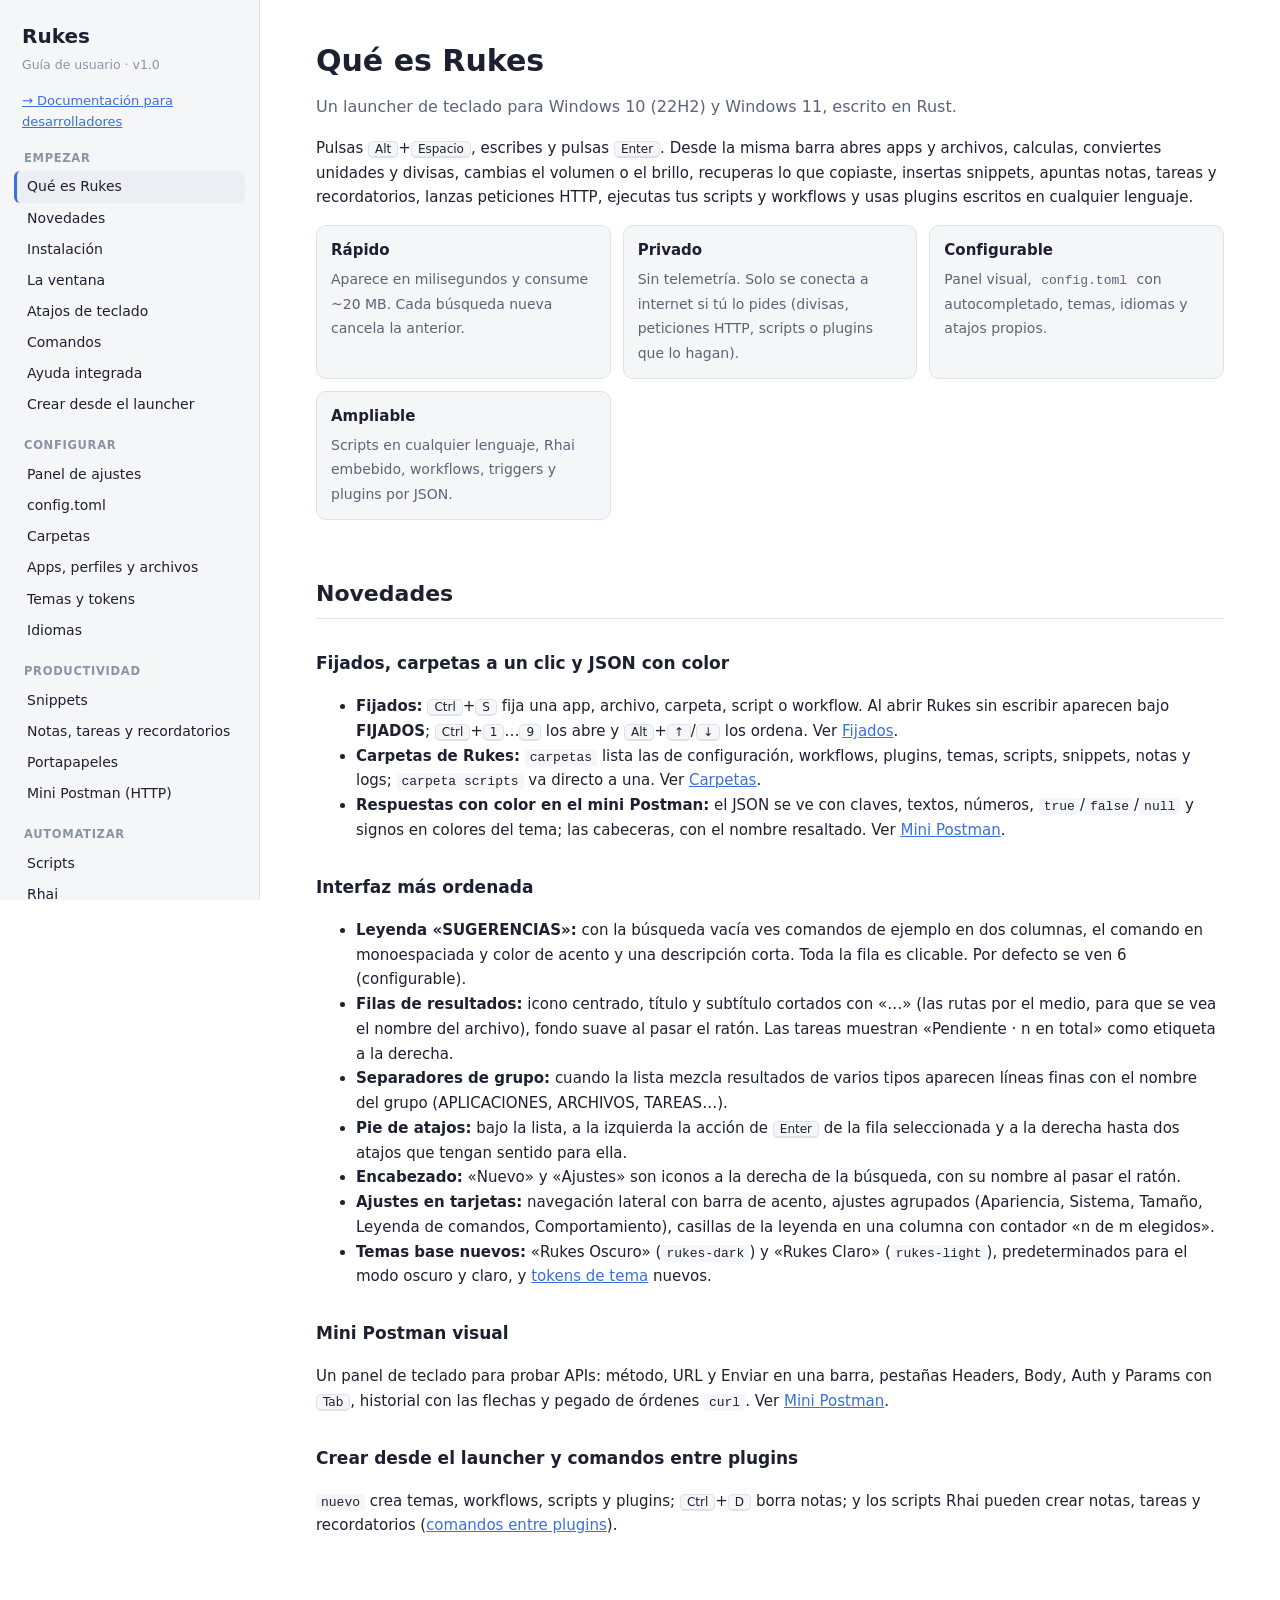
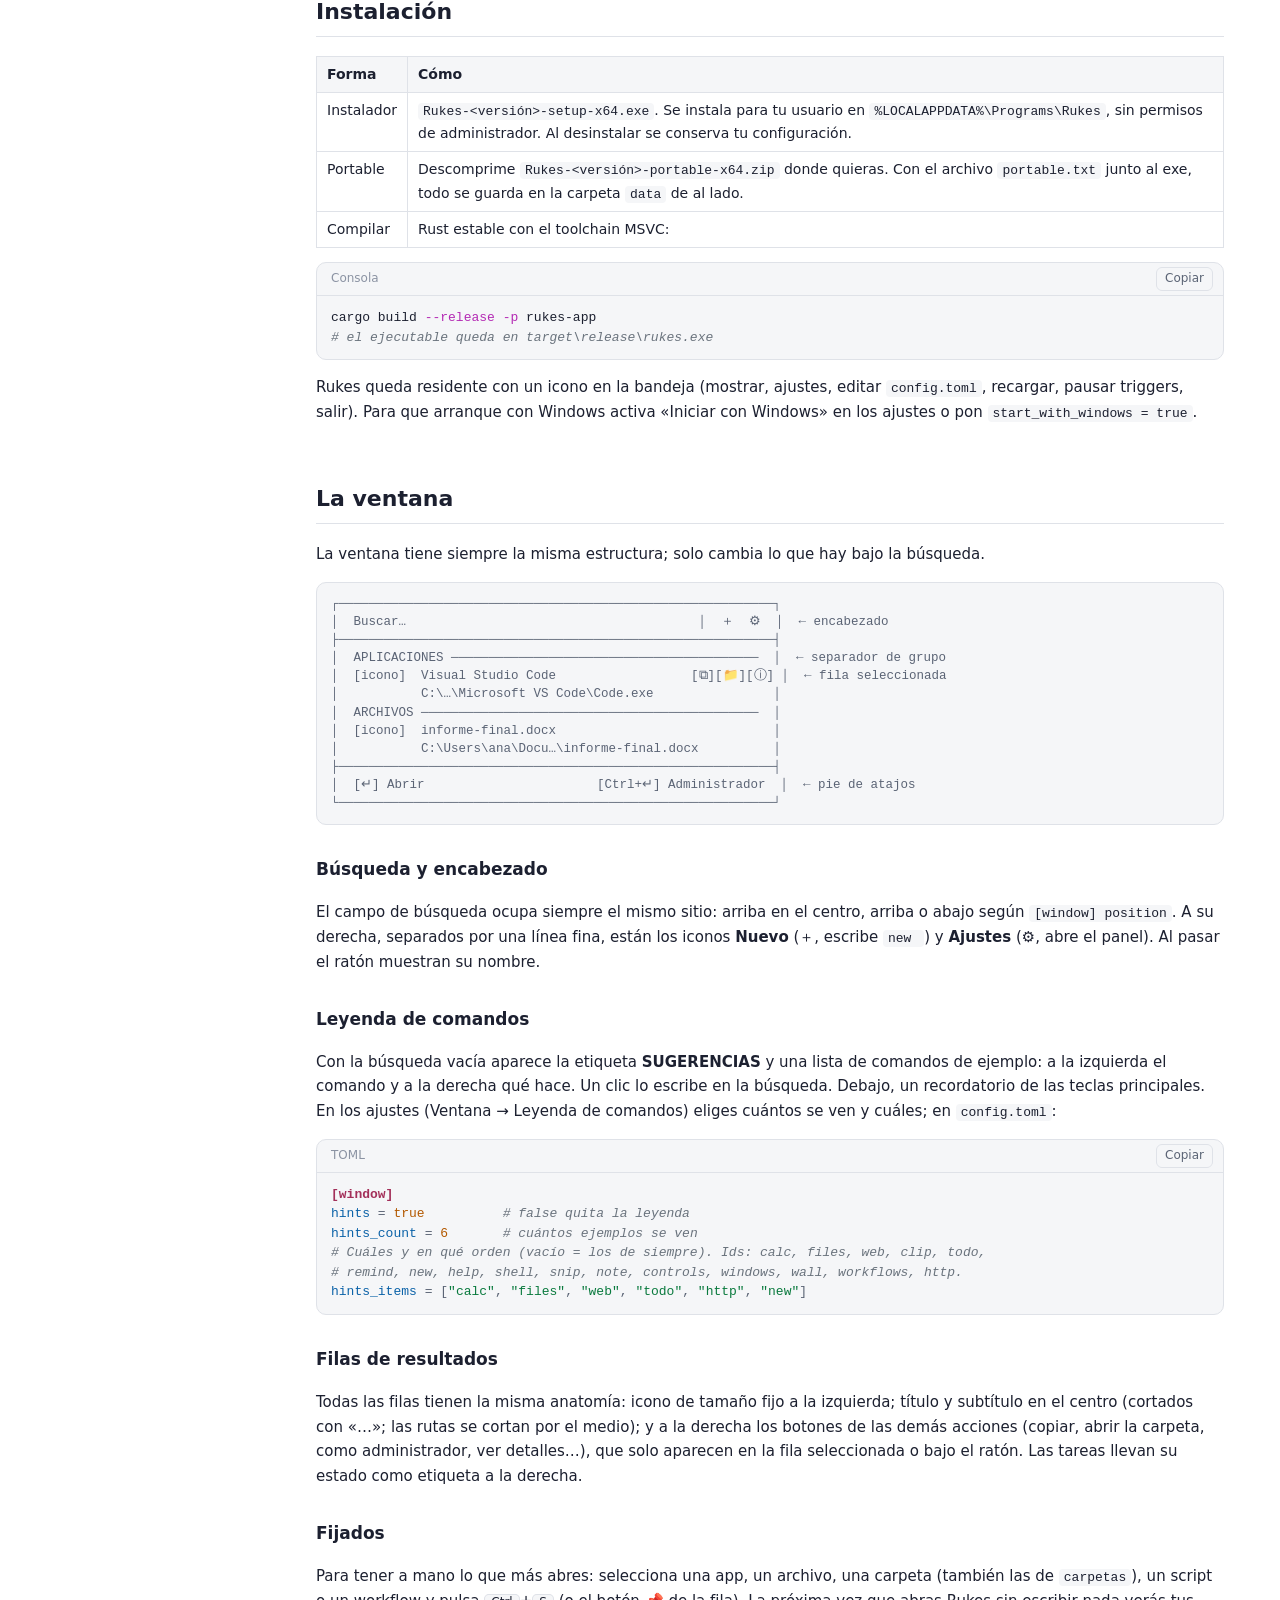
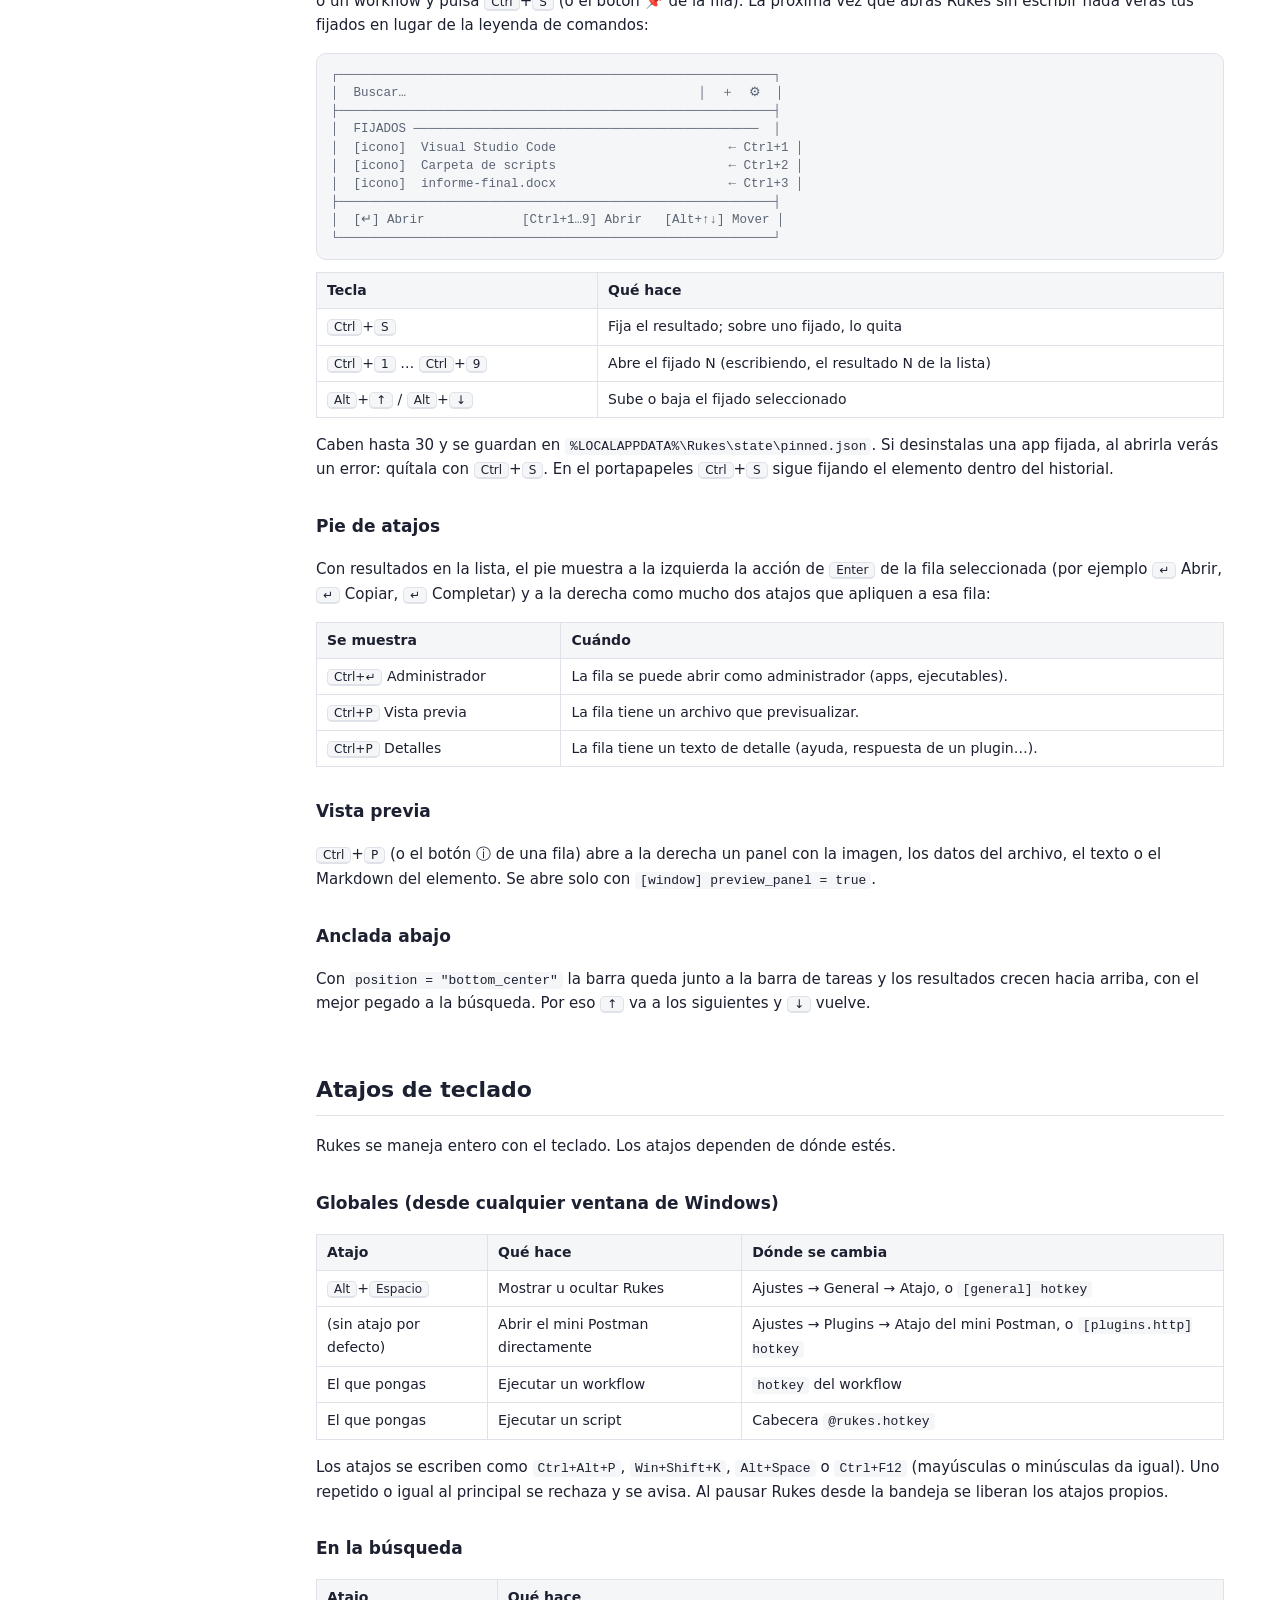
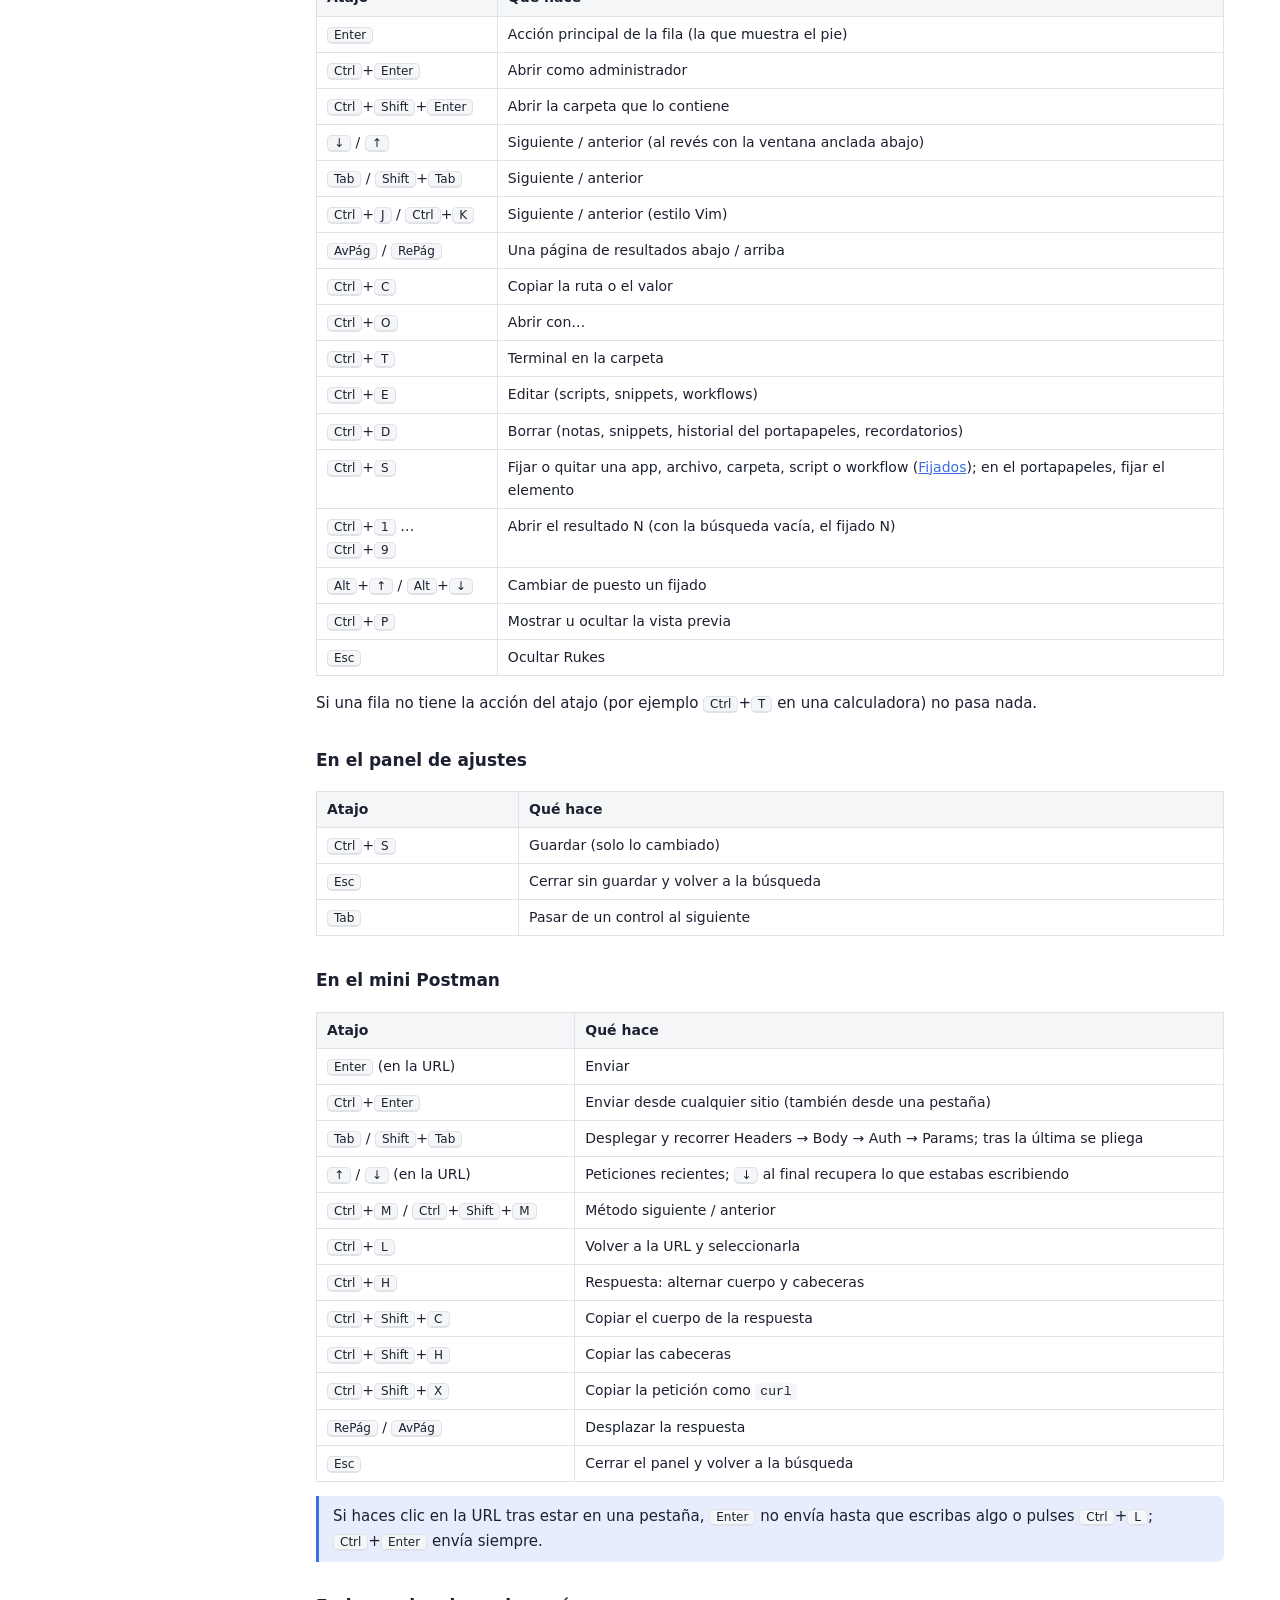
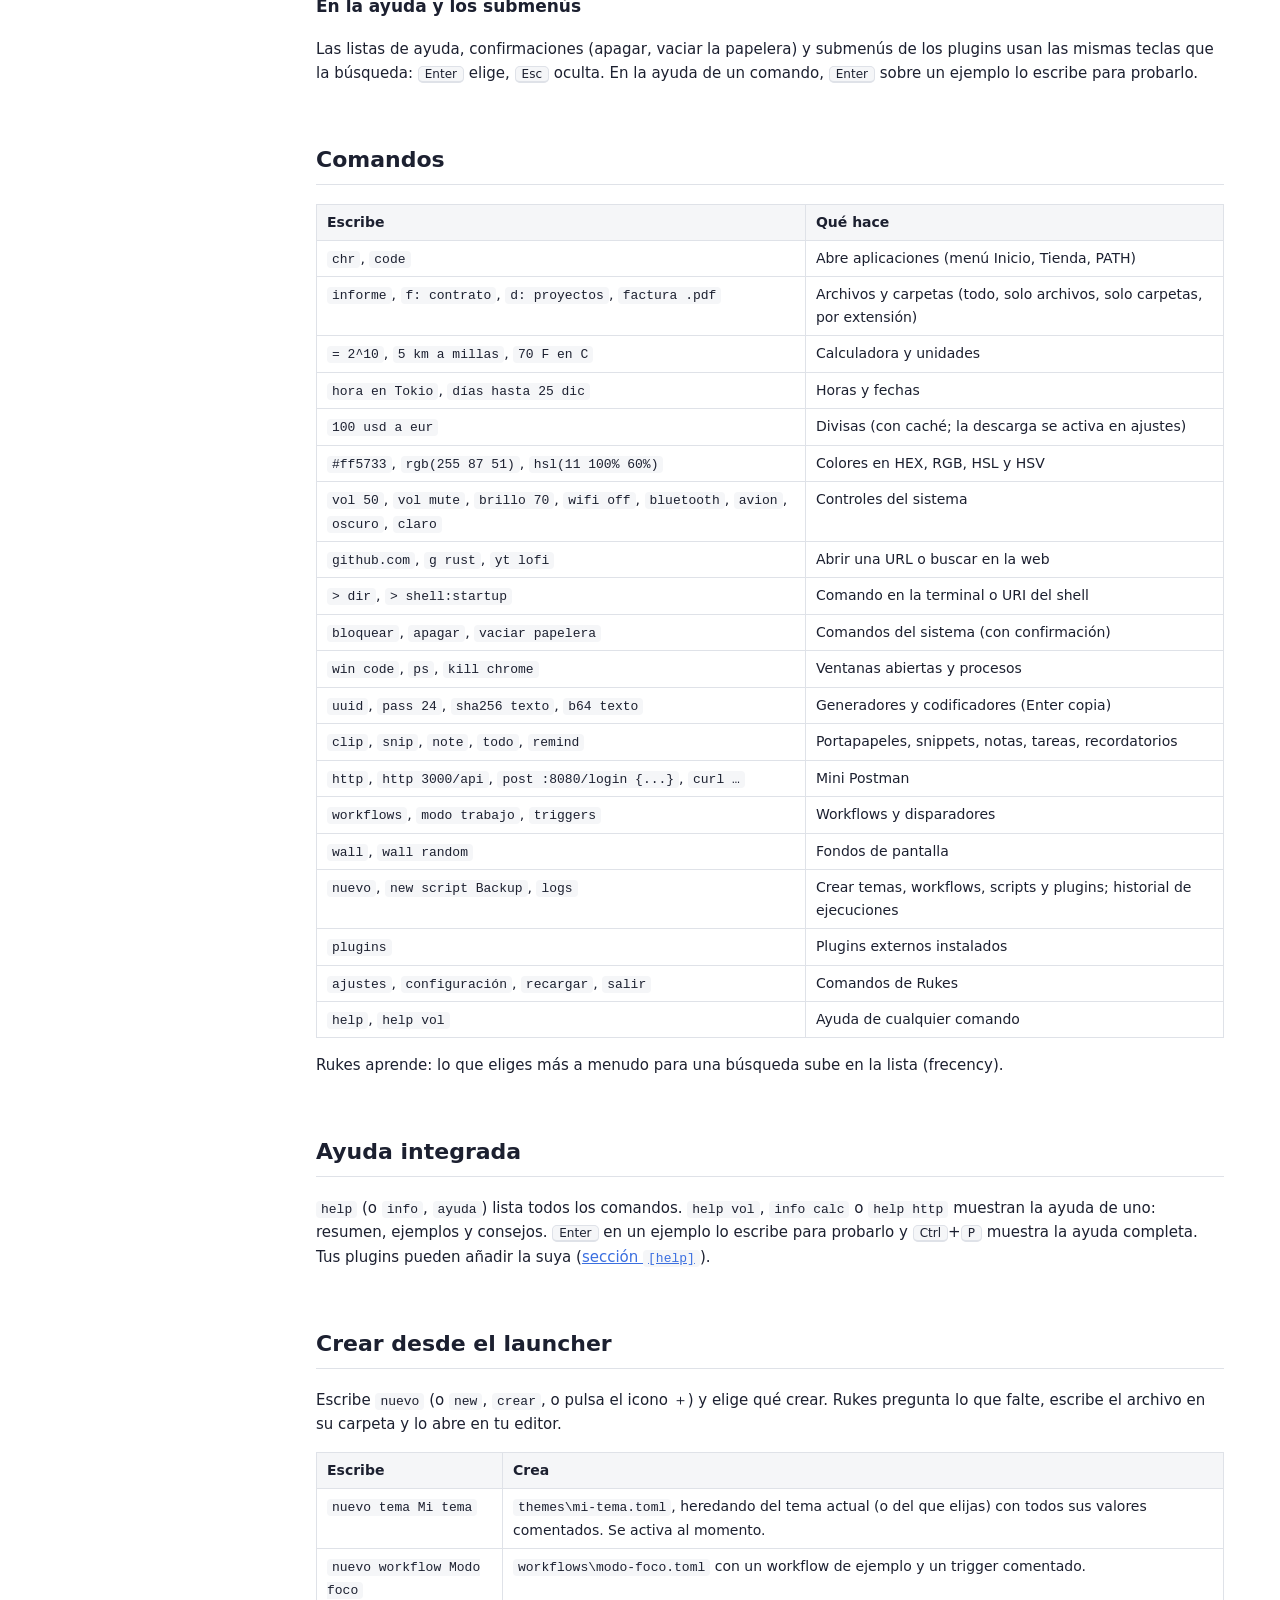
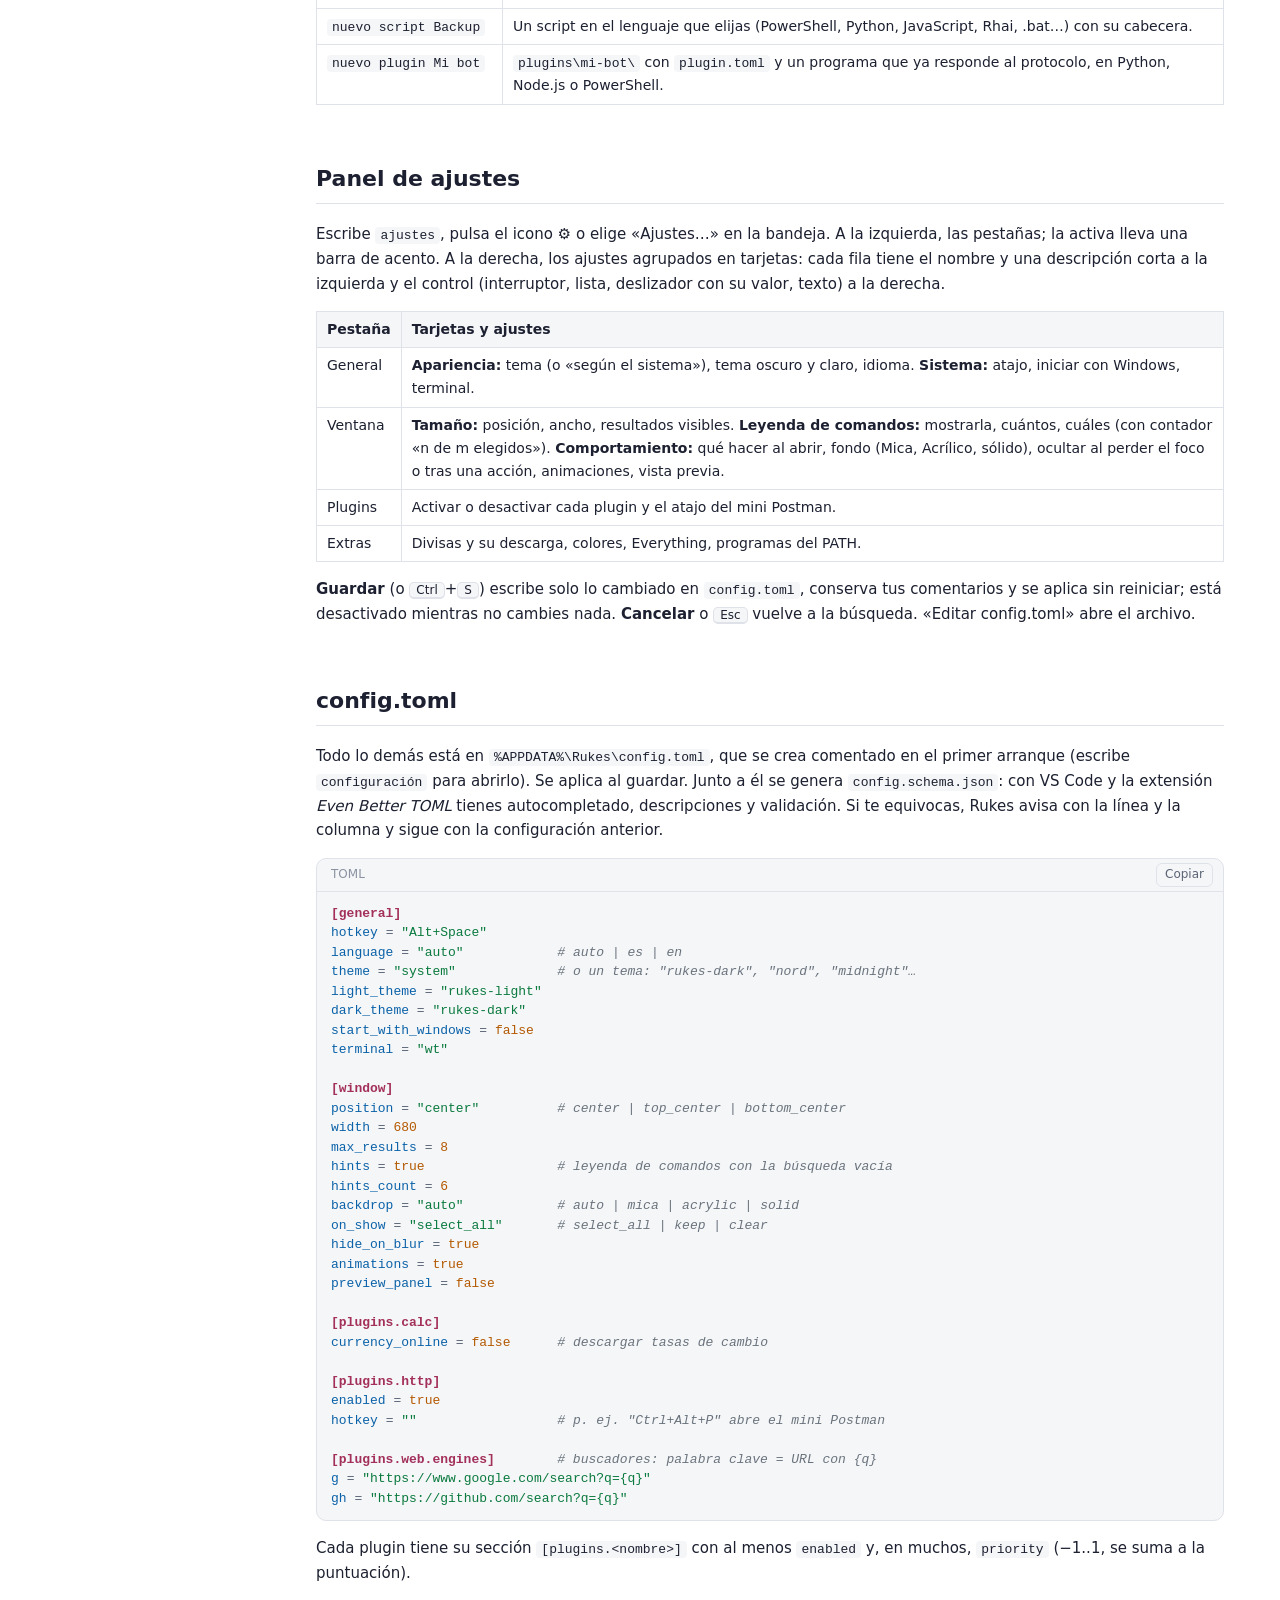
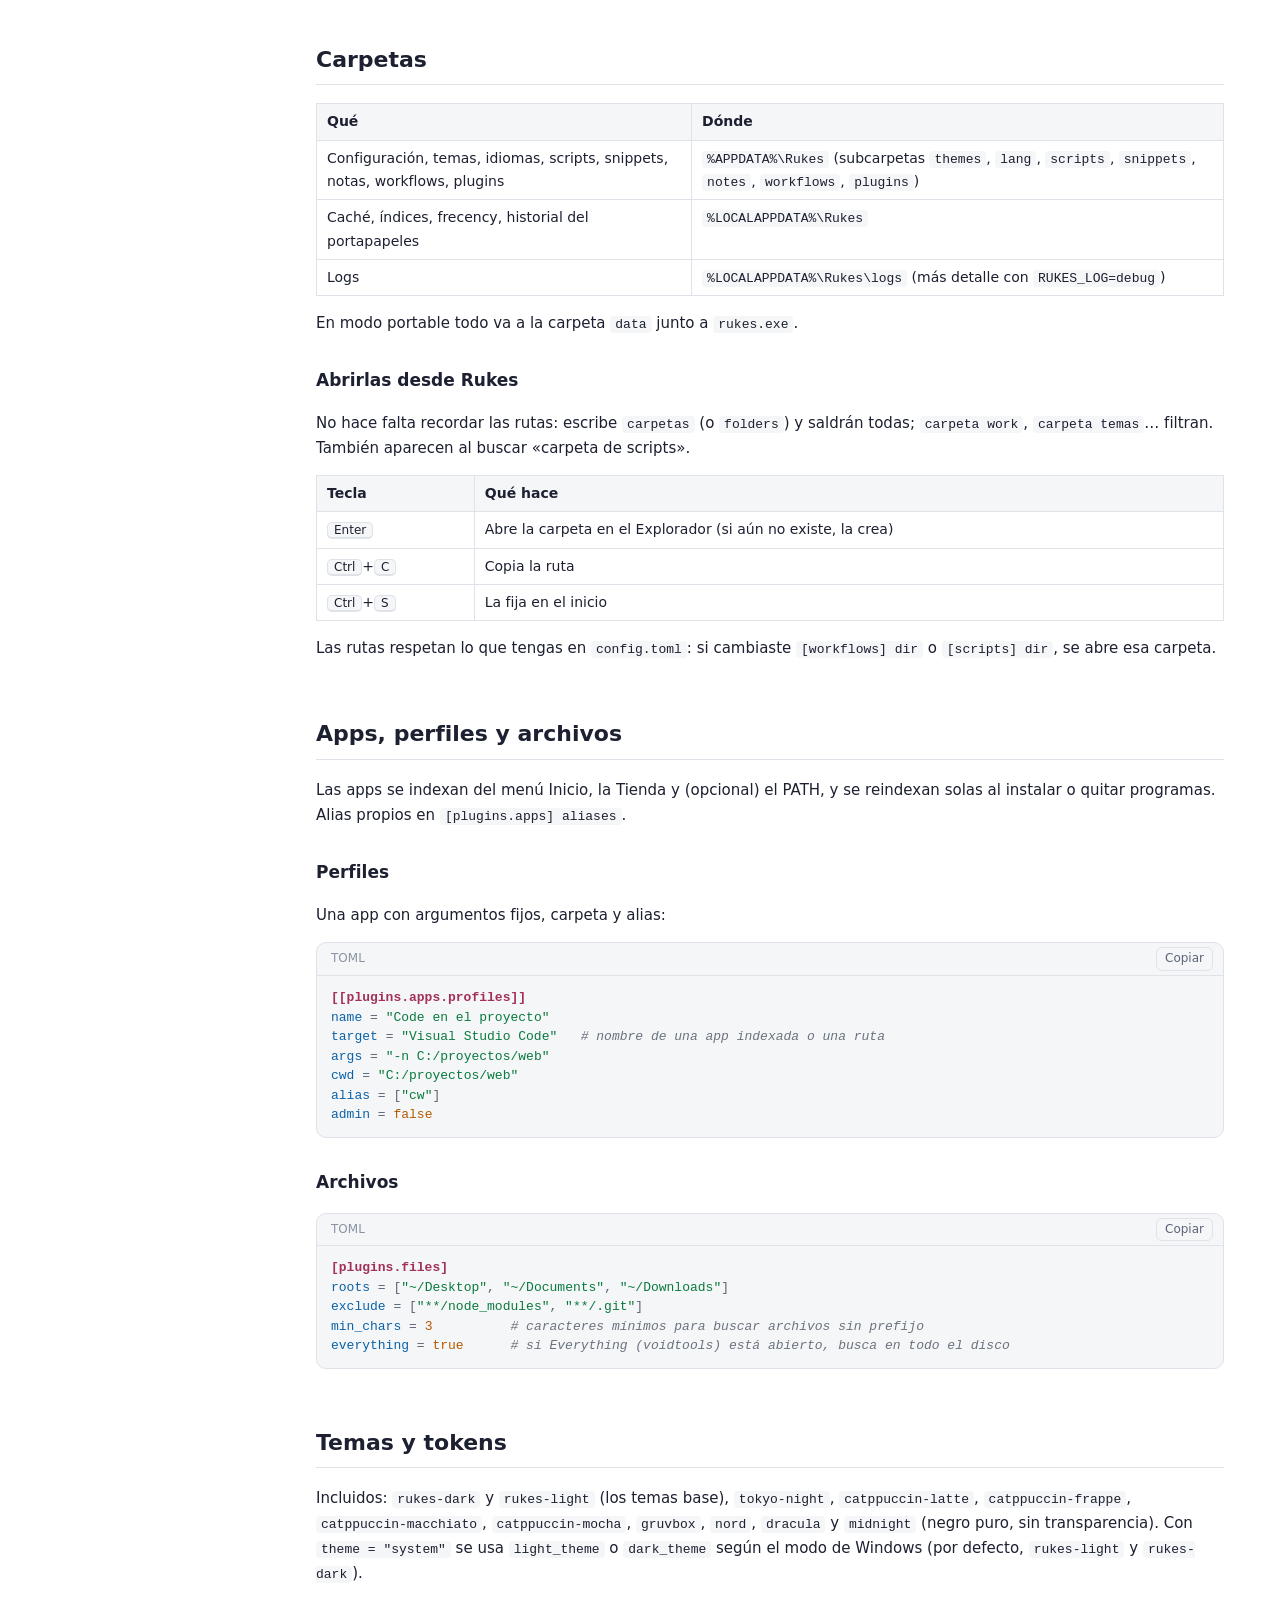
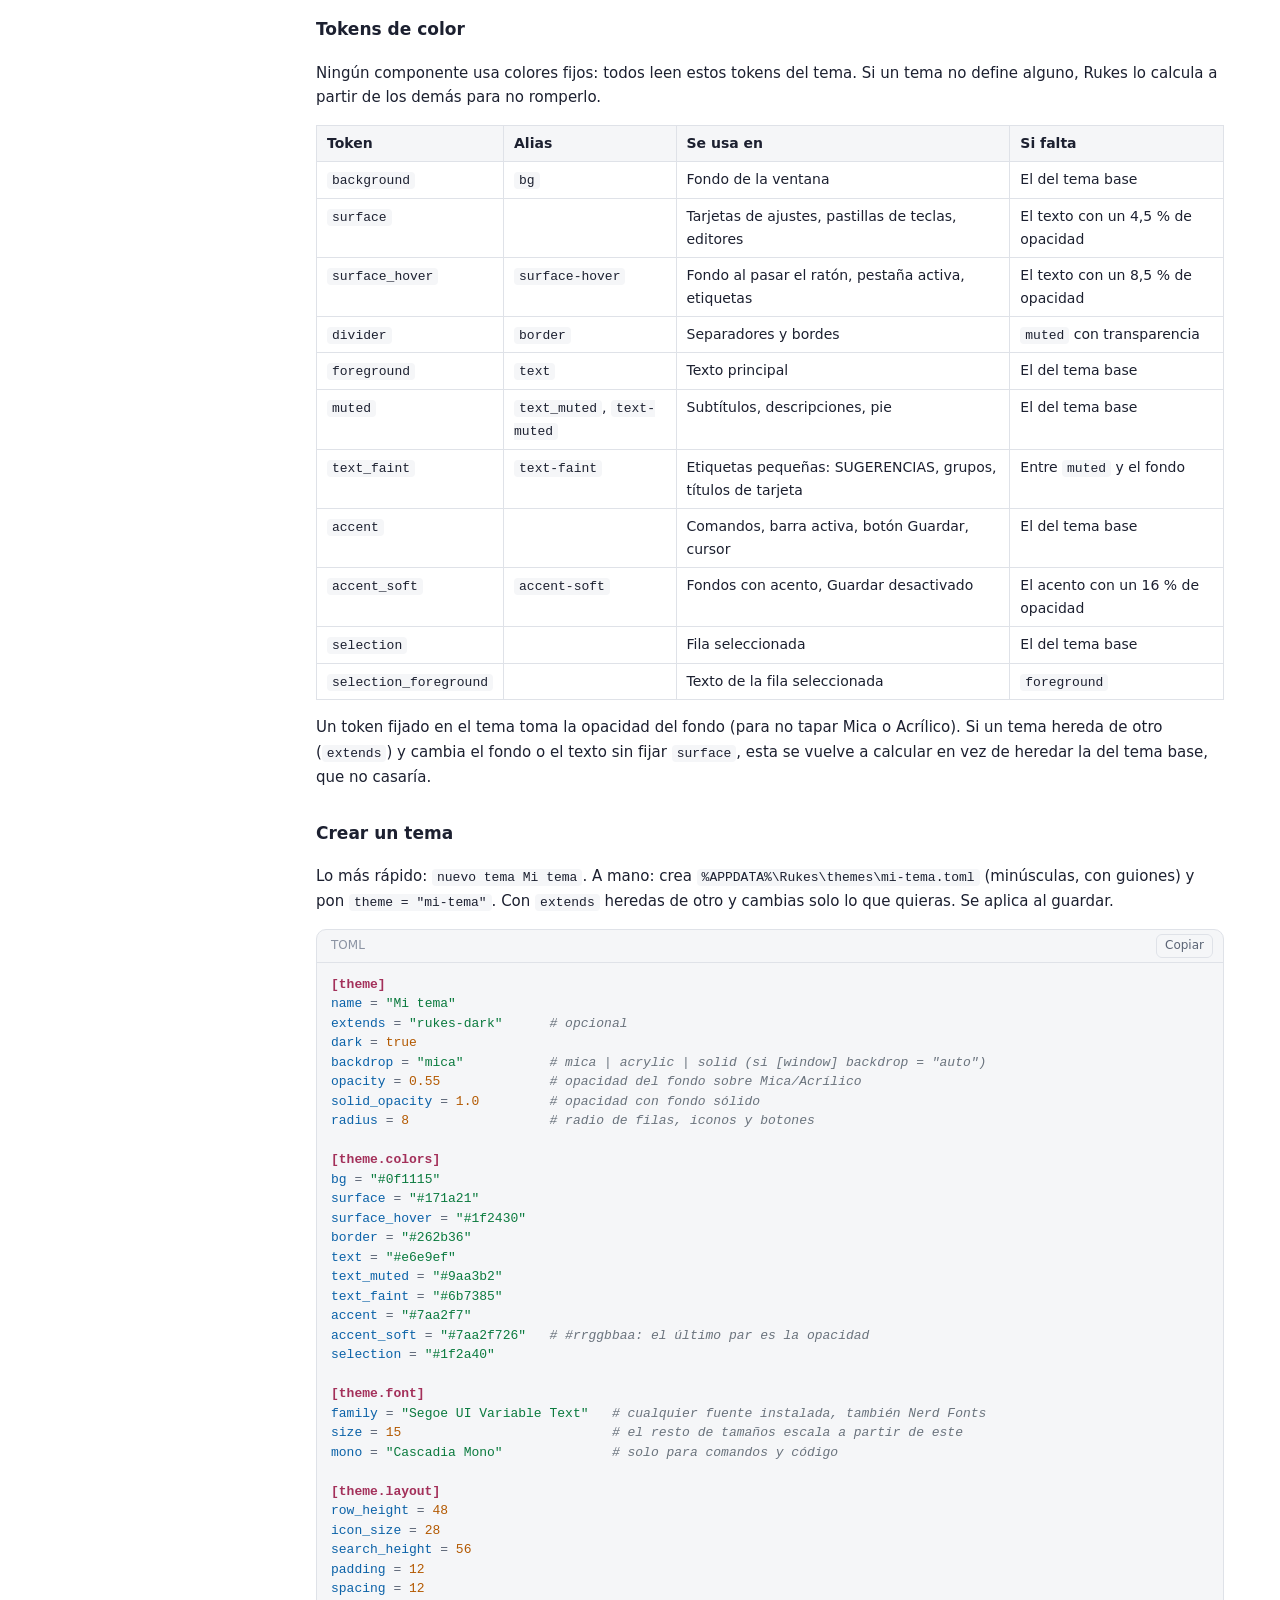
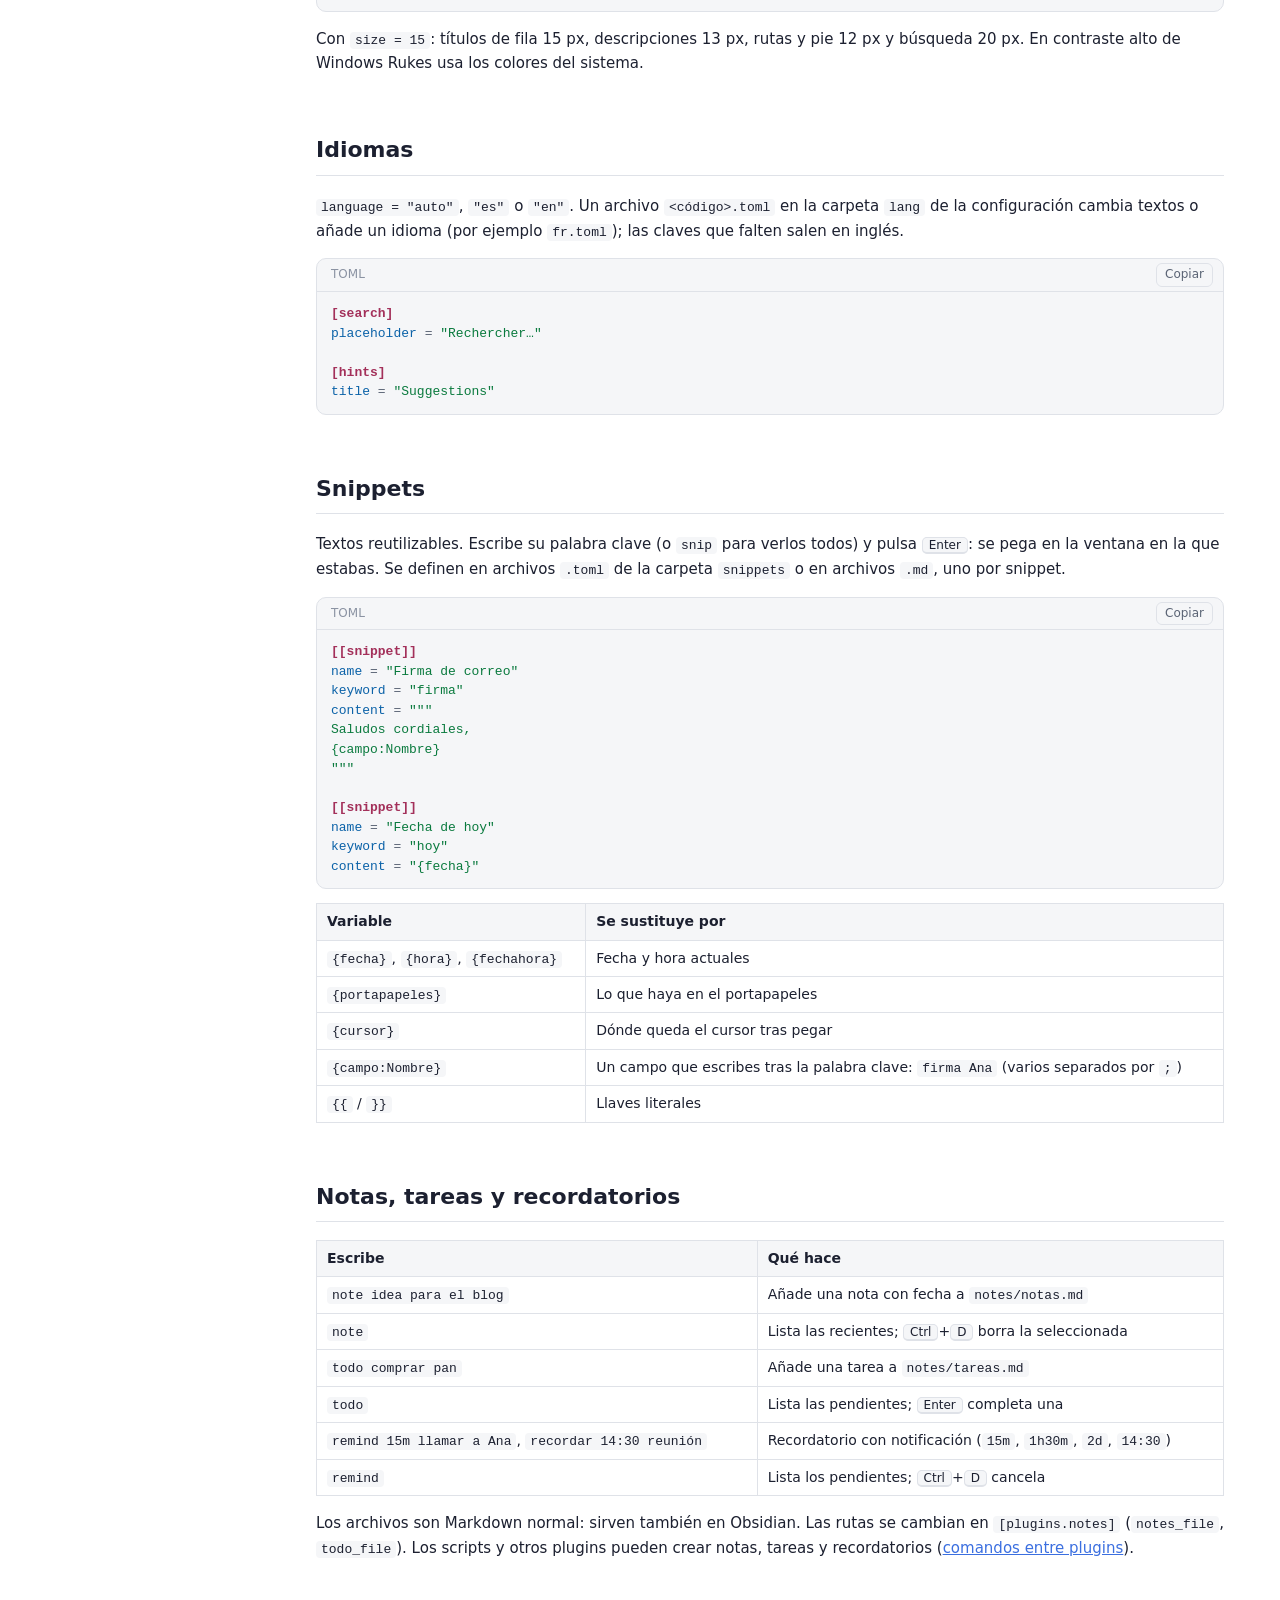
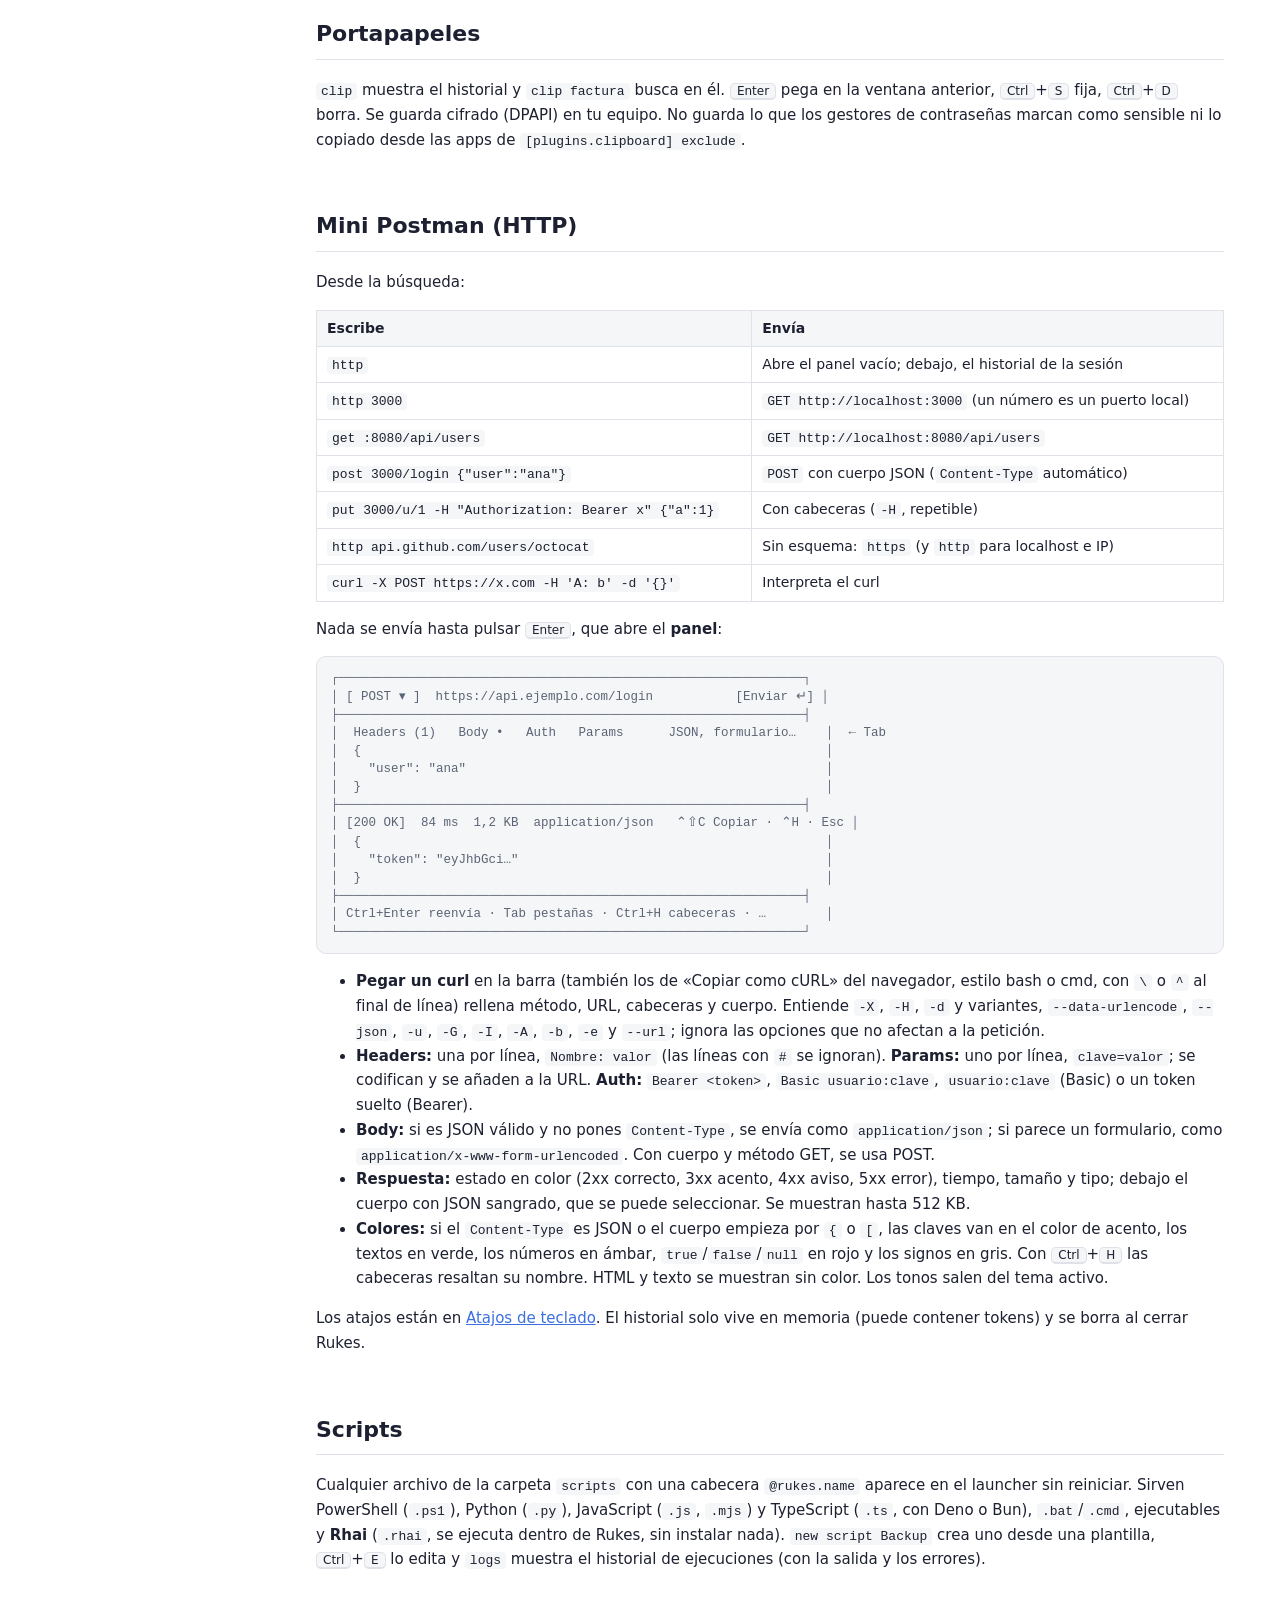
<file: docs/index.html>
<!DOCTYPE html>
<html lang="es">
<head>
<meta charset="utf-8">
<meta name="viewport" content="width=device-width, initial-scale=1">
<title>Rukes · Documentación</title>
<link rel="stylesheet" href="assets/docs.css">
<script src="assets/docs.js" defer></script>
</head>
<body>
<nav>
  <div class="brand">Rukes</div>
  <div class="ver">Guía de usuario · v1.0</div>
  <a class="switch" href="desarrolladores.html">→ Documentación para desarrolladores</a>
  <div class="group">Empezar</div>
  <a class="item" href="#intro">Qué es Rukes</a>
  <a class="item" href="#novedades">Novedades</a>
  <a class="item" href="#instalar">Instalación</a>
  <a class="item" href="#interfaz">La ventana</a>
  <a class="item" href="#atajos">Atajos de teclado</a>
  <a class="item" href="#comandos">Comandos</a>
  <a class="item" href="#ayuda">Ayuda integrada</a>
  <a class="item" href="#crear">Crear desde el launcher</a>
  <div class="group">Configurar</div>
  <a class="item" href="#ajustes">Panel de ajustes</a>
  <a class="item" href="#config">config.toml</a>
  <a class="item" href="#carpetas">Carpetas</a>
  <a class="item" href="#apps">Apps, perfiles y archivos</a>
  <a class="item" href="#temas">Temas y tokens</a>
  <a class="item" href="#idiomas">Idiomas</a>
  <div class="group">Productividad</div>
  <a class="item" href="#snippets">Snippets</a>
  <a class="item" href="#notas">Notas, tareas y recordatorios</a>
  <a class="item" href="#portapapeles">Portapapeles</a>
  <a class="item" href="#http">Mini Postman (HTTP)</a>
  <div class="group">Automatizar</div>
  <a class="item" href="#scripts">Scripts</a>
  <a class="item" href="#rhai">Rhai</a>
  <a class="item" href="#rhai-api">Rhai: referencia de la API</a>
  <a class="item" href="#workflows">Workflows</a>
  <a class="item" href="#triggers">Triggers</a>
  <a class="item" href="#plugins">Plugins externos</a>
  <a class="item" href="#plugin-manifest">plugin.toml</a>
  <a class="item" href="#plugin-protocol">Protocolo</a>
  <a class="item" href="#plugin-ejemplos">Plugins de ejemplo</a>
  <a class="item" href="#plugin-comandos">Comandos entre plugins</a>
  <a class="item" href="#plugin-depurar">Depurar un plugin</a>
  <div class="group">Más</div>
  <a class="item" href="#exportar">Exportar, importar y portable</a>
  <a class="item" href="#problemas">Problemas frecuentes</a>
</nav>

<main>

<h1 id="intro">Qué es Rukes</h1>
<p class="lead">Un launcher de teclado para Windows 10 (22H2) y Windows 11, escrito en Rust.</p>
<p>Pulsas <kbd>Alt</kbd>+<kbd>Espacio</kbd>, escribes y pulsas <kbd>Enter</kbd>. Desde la misma barra
abres apps y archivos, calculas, conviertes unidades y divisas, cambias el volumen o el brillo,
recuperas lo que copiaste, insertas snippets, apuntas notas, tareas y recordatorios, lanzas
peticiones HTTP, ejecutas tus scripts y workflows y usas plugins escritos en cualquier lenguaje.</p>
<div class="cards">
  <div class="card"><b>Rápido</b><span>Aparece en milisegundos y consume ~20 MB. Cada búsqueda nueva
    cancela la anterior.</span></div>
  <div class="card"><b>Privado</b><span>Sin telemetría. Solo se conecta a internet si tú lo pides
    (divisas, peticiones HTTP, scripts o plugins que lo hagan).</span></div>
  <div class="card"><b>Configurable</b><span>Panel visual, <code>config.toml</code> con
    autocompletado, temas, idiomas y atajos propios.</span></div>
  <div class="card"><b>Ampliable</b><span>Scripts en cualquier lenguaje, Rhai embebido, workflows,
    triggers y plugins por JSON.</span></div>
</div>

<h2 id="novedades">Novedades</h2>
<h3>Fijados, carpetas a un clic y JSON con color</h3>
<ul>
  <li><b>Fijados:</b> <kbd>Ctrl</kbd>+<kbd>S</kbd> fija una app, archivo, carpeta, script o
    workflow. Al abrir Rukes sin escribir aparecen bajo <b>FIJADOS</b>; <kbd>Ctrl</kbd>+<kbd>1</kbd>…<kbd>9</kbd>
    los abre y <kbd>Alt</kbd>+<kbd>↑</kbd>/<kbd>↓</kbd> los ordena. Ver <a href="#fijados">Fijados</a>.</li>
  <li><b>Carpetas de Rukes:</b> <code>carpetas</code> lista las de configuración, workflows,
    plugins, temas, scripts, snippets, notas y logs; <code>carpeta scripts</code> va directo a
    una. Ver <a href="#carpetas">Carpetas</a>.</li>
  <li><b>Respuestas con color en el mini Postman:</b> el JSON se ve con claves, textos, números,
    <code>true</code>/<code>false</code>/<code>null</code> y signos en colores del tema; las
    cabeceras, con el nombre resaltado. Ver <a href="#http">Mini Postman</a>.</li>
</ul>
<h3>Interfaz más ordenada</h3>
<ul>
  <li><b>Leyenda «SUGERENCIAS»:</b> con la búsqueda vacía ves comandos de ejemplo en dos columnas,
    el comando en monoespaciada y color de acento y una descripción corta. Toda la fila es
    clicable. Por defecto se ven 6 (configurable).</li>
  <li><b>Filas de resultados:</b> icono centrado, título y subtítulo cortados con «…» (las rutas
    por el medio, para que se vea el nombre del archivo), fondo suave al pasar el ratón. Las
    tareas muestran «Pendiente · n en total» como etiqueta a la derecha.</li>
  <li><b>Separadores de grupo:</b> cuando la lista mezcla resultados de varios tipos aparecen
    líneas finas con el nombre del grupo (APLICACIONES, ARCHIVOS, TAREAS…).</li>
  <li><b>Pie de atajos:</b> bajo la lista, a la izquierda la acción de <kbd>Enter</kbd> de la fila
    seleccionada y a la derecha hasta dos atajos que tengan sentido para ella.</li>
  <li><b>Encabezado:</b> «Nuevo» y «Ajustes» son iconos a la derecha de la búsqueda, con su nombre
    al pasar el ratón.</li>
  <li><b>Ajustes en tarjetas:</b> navegación lateral con barra de acento, ajustes agrupados
    (Apariencia, Sistema, Tamaño, Leyenda de comandos, Comportamiento), casillas de la leyenda en
    una columna con contador «n de m elegidos».</li>
  <li><b>Temas base nuevos:</b> «Rukes Oscuro» (<code>rukes-dark</code>) y «Rukes Claro»
    (<code>rukes-light</code>), predeterminados para el modo oscuro y claro, y
    <a href="#tokens">tokens de tema</a> nuevos.</li>
</ul>
<h3>Mini Postman visual</h3>
<p>Un panel de teclado para probar APIs: método, URL y Enviar en una barra, pestañas Headers,
Body, Auth y Params con <kbd>Tab</kbd>, historial con las flechas y pegado de órdenes
<code>curl</code>. Ver <a href="#http">Mini Postman</a>.</p>
<h3>Crear desde el launcher y comandos entre plugins</h3>
<p><code>nuevo</code> crea temas, workflows, scripts y plugins; <kbd>Ctrl</kbd>+<kbd>D</kbd> borra
notas; y los scripts Rhai pueden crear notas, tareas y recordatorios
(<a href="#plugin-comandos">comandos entre plugins</a>).</p>

<h2 id="instalar">Instalación</h2>
<table>
  <tr><th>Forma</th><th>Cómo</th></tr>
  <tr><td>Instalador</td><td><code>Rukes-&lt;versión&gt;-setup-x64.exe</code>. Se instala para tu
    usuario en <code>%LOCALAPPDATA%\Programs\Rukes</code>, sin permisos de administrador. Al
    desinstalar se conserva tu configuración.</td></tr>
  <tr><td>Portable</td><td>Descomprime <code>Rukes-&lt;versión&gt;-portable-x64.zip</code> donde
    quieras. Con el archivo <code>portable.txt</code> junto al exe, todo se guarda en la carpeta
    <code>data</code> de al lado.</td></tr>
  <tr><td>Compilar</td><td>Rust estable con el toolchain MSVC:</td></tr>
</table>
<pre><code class="language-bash">cargo build --release -p rukes-app
# el ejecutable queda en target\release\rukes.exe</code></pre>
<p>Rukes queda residente con un icono en la bandeja (mostrar, ajustes, editar
<code>config.toml</code>, recargar, pausar triggers, salir). Para que arranque con Windows activa
«Iniciar con Windows» en los ajustes o pon <code>start_with_windows = true</code>.</p>

<h2 id="interfaz">La ventana</h2>
<p>La ventana tiene siempre la misma estructura; solo cambia lo que hay bajo la búsqueda.</p>
<div class="diagram">┌──────────────────────────────────────────────────────────┐
│  Buscar…                                       │  ＋  ⚙  │  ← encabezado
├──────────────────────────────────────────────────────────┤
│  APLICACIONES ─────────────────────────────────────────  │  ← separador de grupo
│  [icono]  Visual Studio Code                  [⧉][📁][ⓘ] │  ← fila seleccionada
│           C:\…\Microsoft VS Code\Code.exe                │
│  ARCHIVOS ─────────────────────────────────────────────  │
│  [icono]  informe-final.docx                             │
│           C:\Users\ana\Docu…\informe-final.docx          │
├──────────────────────────────────────────────────────────┤
│  [↵] Abrir                       [Ctrl+↵] Administrador  │  ← pie de atajos
└──────────────────────────────────────────────────────────┘</div>
<h3>Búsqueda y encabezado</h3>
<p>El campo de búsqueda ocupa siempre el mismo sitio: arriba en el centro, arriba o abajo según
<code>[window] position</code>. A su derecha, separados por una línea fina, están los iconos
<b>Nuevo</b> (＋, escribe <code>new </code>) y <b>Ajustes</b> (⚙, abre el panel). Al pasar el
ratón muestran su nombre.</p>
<h3>Leyenda de comandos</h3>
<p>Con la búsqueda vacía aparece la etiqueta <b>SUGERENCIAS</b> y una lista de comandos de
ejemplo: a la izquierda el comando y a la derecha qué hace. Un clic lo escribe en la búsqueda.
Debajo, un recordatorio de las teclas principales. En los ajustes (Ventana → Leyenda de
comandos) eliges cuántos se ven y cuáles; en <code>config.toml</code>:</p>
<pre><code class="language-toml">[window]
hints = true          # false quita la leyenda
hints_count = 6       # cuántos ejemplos se ven
# Cuáles y en qué orden (vacío = los de siempre). Ids: calc, files, web, clip, todo,
# remind, new, help, shell, snip, note, controls, windows, wall, workflows, http.
hints_items = ["calc", "files", "web", "todo", "http", "new"]</code></pre>
<h3>Filas de resultados</h3>
<p>Todas las filas tienen la misma anatomía: icono de tamaño fijo a la izquierda; título y
subtítulo en el centro (cortados con «…»; las rutas se cortan por el medio); y a la derecha los
botones de las demás acciones (copiar, abrir la carpeta, como administrador, ver detalles…), que
solo aparecen en la fila seleccionada o bajo el ratón. Las tareas llevan su estado como etiqueta
a la derecha.</p>
<h3 id="fijados">Fijados</h3>
<p>Para tener a mano lo que más abres: selecciona una app, un archivo, una carpeta (también las de
<code>carpetas</code>), un script o un workflow y pulsa <kbd>Ctrl</kbd>+<kbd>S</kbd> (o el botón 📌
de la fila). La próxima vez que abras Rukes sin escribir nada verás tus fijados en lugar de la
leyenda de comandos:</p>
<div class="diagram">┌──────────────────────────────────────────────────────────┐
│  Buscar…                                       │  ＋  ⚙  │
├──────────────────────────────────────────────────────────┤
│  FIJADOS ──────────────────────────────────────────────  │
│  [icono]  Visual Studio Code                       ← Ctrl+1 │
│  [icono]  Carpeta de scripts                       ← Ctrl+2 │
│  [icono]  informe-final.docx                       ← Ctrl+3 │
├──────────────────────────────────────────────────────────┤
│  [↵] Abrir             [Ctrl+1…9] Abrir   [Alt+↑↓] Mover │
└──────────────────────────────────────────────────────────┘</div>
<table>
  <tr><th>Tecla</th><th>Qué hace</th></tr>
  <tr><td><kbd>Ctrl</kbd>+<kbd>S</kbd></td><td>Fija el resultado; sobre uno fijado, lo quita</td></tr>
  <tr><td><kbd>Ctrl</kbd>+<kbd>1</kbd> … <kbd>Ctrl</kbd>+<kbd>9</kbd></td><td>Abre el fijado N (escribiendo, el resultado N de la lista)</td></tr>
  <tr><td><kbd>Alt</kbd>+<kbd>↑</kbd> / <kbd>Alt</kbd>+<kbd>↓</kbd></td><td>Sube o baja el fijado seleccionado</td></tr>
</table>
<p>Caben hasta 30 y se guardan en <code>%LOCALAPPDATA%\Rukes\state\pinned.json</code>. Si
desinstalas una app fijada, al abrirla verás un error: quítala con <kbd>Ctrl</kbd>+<kbd>S</kbd>. En
el portapapeles <kbd>Ctrl</kbd>+<kbd>S</kbd> sigue fijando el elemento dentro del historial.</p>
<h3>Pie de atajos</h3>
<p>Con resultados en la lista, el pie muestra a la izquierda la acción de <kbd>Enter</kbd> de la
fila seleccionada (por ejemplo <kbd>↵</kbd> Abrir, <kbd>↵</kbd> Copiar, <kbd>↵</kbd> Completar) y a
la derecha como mucho dos atajos que apliquen a esa fila:</p>
<table>
  <tr><th>Se muestra</th><th>Cuándo</th></tr>
  <tr><td><kbd>Ctrl+↵</kbd> Administrador</td><td>La fila se puede abrir como administrador
    (apps, ejecutables).</td></tr>
  <tr><td><kbd>Ctrl+P</kbd> Vista previa</td><td>La fila tiene un archivo que previsualizar.</td></tr>
  <tr><td><kbd>Ctrl+P</kbd> Detalles</td><td>La fila tiene un texto de detalle (ayuda, respuesta
    de un plugin…).</td></tr>
</table>
<h3>Vista previa</h3>
<p><kbd>Ctrl</kbd>+<kbd>P</kbd> (o el botón ⓘ de una fila) abre a la derecha un panel con la
imagen, los datos del archivo, el texto o el Markdown del elemento. Se abre solo con
<code>[window] preview_panel = true</code>.</p>
<h3>Anclada abajo</h3>
<p>Con <code>position = "bottom_center"</code> la barra queda junto a la barra de tareas y los
resultados crecen hacia arriba, con el mejor pegado a la búsqueda. Por eso <kbd>↑</kbd> va a los
siguientes y <kbd>↓</kbd> vuelve.</p>

<h2 id="atajos">Atajos de teclado</h2>
<p>Rukes se maneja entero con el teclado. Los atajos dependen de dónde estés.</p>
<h3>Globales (desde cualquier ventana de Windows)</h3>
<table>
  <tr><th>Atajo</th><th>Qué hace</th><th>Dónde se cambia</th></tr>
  <tr><td><kbd>Alt</kbd>+<kbd>Espacio</kbd></td><td>Mostrar u ocultar Rukes</td><td>Ajustes → General →
    Atajo, o <code>[general] hotkey</code></td></tr>
  <tr><td>(sin atajo por defecto)</td><td>Abrir el mini Postman directamente</td><td>Ajustes →
    Plugins → Atajo del mini Postman, o <code>[plugins.http] hotkey</code></td></tr>
  <tr><td>El que pongas</td><td>Ejecutar un workflow</td><td><code>hotkey</code> del workflow</td></tr>
  <tr><td>El que pongas</td><td>Ejecutar un script</td><td>Cabecera <code>@rukes.hotkey</code></td></tr>
</table>
<p>Los atajos se escriben como <code>Ctrl+Alt+P</code>, <code>Win+Shift+K</code>,
<code>Alt+Space</code> o <code>Ctrl+F12</code> (mayúsculas o minúsculas da igual). Uno repetido o
igual al principal se rechaza y se avisa. Al pausar Rukes desde la bandeja se liberan los atajos
propios.</p>
<h3>En la búsqueda</h3>
<table>
  <tr><th>Atajo</th><th>Qué hace</th></tr>
  <tr><td><kbd>Enter</kbd></td><td>Acción principal de la fila (la que muestra el pie)</td></tr>
  <tr><td><kbd>Ctrl</kbd>+<kbd>Enter</kbd></td><td>Abrir como administrador</td></tr>
  <tr><td><kbd>Ctrl</kbd>+<kbd>Shift</kbd>+<kbd>Enter</kbd></td><td>Abrir la carpeta que lo contiene</td></tr>
  <tr><td><kbd>↓</kbd> / <kbd>↑</kbd></td><td>Siguiente / anterior (al revés con la ventana anclada abajo)</td></tr>
  <tr><td><kbd>Tab</kbd> / <kbd>Shift</kbd>+<kbd>Tab</kbd></td><td>Siguiente / anterior</td></tr>
  <tr><td><kbd>Ctrl</kbd>+<kbd>J</kbd> / <kbd>Ctrl</kbd>+<kbd>K</kbd></td><td>Siguiente / anterior (estilo Vim)</td></tr>
  <tr><td><kbd>AvPág</kbd> / <kbd>RePág</kbd></td><td>Una página de resultados abajo / arriba</td></tr>
  <tr><td><kbd>Ctrl</kbd>+<kbd>C</kbd></td><td>Copiar la ruta o el valor</td></tr>
  <tr><td><kbd>Ctrl</kbd>+<kbd>O</kbd></td><td>Abrir con…</td></tr>
  <tr><td><kbd>Ctrl</kbd>+<kbd>T</kbd></td><td>Terminal en la carpeta</td></tr>
  <tr><td><kbd>Ctrl</kbd>+<kbd>E</kbd></td><td>Editar (scripts, snippets, workflows)</td></tr>
  <tr><td><kbd>Ctrl</kbd>+<kbd>D</kbd></td><td>Borrar (notas, snippets, historial del portapapeles, recordatorios)</td></tr>
  <tr><td><kbd>Ctrl</kbd>+<kbd>S</kbd></td><td>Fijar o quitar una app, archivo, carpeta, script o workflow (<a href="#fijados">Fijados</a>); en el portapapeles, fijar el elemento</td></tr>
  <tr><td><kbd>Ctrl</kbd>+<kbd>1</kbd> … <kbd>Ctrl</kbd>+<kbd>9</kbd></td><td>Abrir el resultado N (con la búsqueda vacía, el fijado N)</td></tr>
  <tr><td><kbd>Alt</kbd>+<kbd>↑</kbd> / <kbd>Alt</kbd>+<kbd>↓</kbd></td><td>Cambiar de puesto un fijado</td></tr>
  <tr><td><kbd>Ctrl</kbd>+<kbd>P</kbd></td><td>Mostrar u ocultar la vista previa</td></tr>
  <tr><td><kbd>Esc</kbd></td><td>Ocultar Rukes</td></tr>
</table>
<p>Si una fila no tiene la acción del atajo (por ejemplo <kbd>Ctrl</kbd>+<kbd>T</kbd> en una
calculadora) no pasa nada.</p>
<h3>En el panel de ajustes</h3>
<table>
  <tr><th>Atajo</th><th>Qué hace</th></tr>
  <tr><td><kbd>Ctrl</kbd>+<kbd>S</kbd></td><td>Guardar (solo lo cambiado)</td></tr>
  <tr><td><kbd>Esc</kbd></td><td>Cerrar sin guardar y volver a la búsqueda</td></tr>
  <tr><td><kbd>Tab</kbd></td><td>Pasar de un control al siguiente</td></tr>
</table>
<h3>En el mini Postman</h3>
<table>
  <tr><th>Atajo</th><th>Qué hace</th></tr>
  <tr><td><kbd>Enter</kbd> (en la URL)</td><td>Enviar</td></tr>
  <tr><td><kbd>Ctrl</kbd>+<kbd>Enter</kbd></td><td>Enviar desde cualquier sitio (también desde una pestaña)</td></tr>
  <tr><td><kbd>Tab</kbd> / <kbd>Shift</kbd>+<kbd>Tab</kbd></td><td>Desplegar y recorrer Headers → Body → Auth → Params; tras la última se pliega</td></tr>
  <tr><td><kbd>↑</kbd> / <kbd>↓</kbd> (en la URL)</td><td>Peticiones recientes; <kbd>↓</kbd> al final recupera lo que estabas escribiendo</td></tr>
  <tr><td><kbd>Ctrl</kbd>+<kbd>M</kbd> / <kbd>Ctrl</kbd>+<kbd>Shift</kbd>+<kbd>M</kbd></td><td>Método siguiente / anterior</td></tr>
  <tr><td><kbd>Ctrl</kbd>+<kbd>L</kbd></td><td>Volver a la URL y seleccionarla</td></tr>
  <tr><td><kbd>Ctrl</kbd>+<kbd>H</kbd></td><td>Respuesta: alternar cuerpo y cabeceras</td></tr>
  <tr><td><kbd>Ctrl</kbd>+<kbd>Shift</kbd>+<kbd>C</kbd></td><td>Copiar el cuerpo de la respuesta</td></tr>
  <tr><td><kbd>Ctrl</kbd>+<kbd>Shift</kbd>+<kbd>H</kbd></td><td>Copiar las cabeceras</td></tr>
  <tr><td><kbd>Ctrl</kbd>+<kbd>Shift</kbd>+<kbd>X</kbd></td><td>Copiar la petición como <code>curl</code></td></tr>
  <tr><td><kbd>RePág</kbd> / <kbd>AvPág</kbd></td><td>Desplazar la respuesta</td></tr>
  <tr><td><kbd>Esc</kbd></td><td>Cerrar el panel y volver a la búsqueda</td></tr>
</table>
<div class="note">Si haces clic en la URL tras estar en una pestaña, <kbd>Enter</kbd> no envía
hasta que escribas algo o pulses <kbd>Ctrl</kbd>+<kbd>L</kbd>; <kbd>Ctrl</kbd>+<kbd>Enter</kbd> envía
siempre.</div>
<h3>En la ayuda y los submenús</h3>
<p>Las listas de ayuda, confirmaciones (apagar, vaciar la papelera) y submenús de los plugins
usan las mismas teclas que la búsqueda: <kbd>Enter</kbd> elige, <kbd>Esc</kbd> oculta. En la ayuda
de un comando, <kbd>Enter</kbd> sobre un ejemplo lo escribe para probarlo.</p>

<h2 id="comandos">Comandos</h2>
<table>
  <tr><th>Escribe</th><th>Qué hace</th></tr>
  <tr><td><code>chr</code>, <code>code</code></td><td>Abre aplicaciones (menú Inicio, Tienda, PATH)</td></tr>
  <tr><td><code>informe</code>, <code>f: contrato</code>, <code>d: proyectos</code>, <code>factura .pdf</code></td><td>Archivos y carpetas (todo, solo archivos, solo carpetas, por extensión)</td></tr>
  <tr><td><code>= 2^10</code>, <code>5 km a millas</code>, <code>70 F en C</code></td><td>Calculadora y unidades</td></tr>
  <tr><td><code>hora en Tokio</code>, <code>días hasta 25 dic</code></td><td>Horas y fechas</td></tr>
  <tr><td><code>100 usd a eur</code></td><td>Divisas (con caché; la descarga se activa en ajustes)</td></tr>
  <tr><td><code>#ff5733</code>, <code>rgb(255 87 51)</code>, <code>hsl(11 100% 60%)</code></td><td>Colores en HEX, RGB, HSL y HSV</td></tr>
  <tr><td><code>vol 50</code>, <code>vol mute</code>, <code>brillo 70</code>, <code>wifi off</code>, <code>bluetooth</code>, <code>avion</code>, <code>oscuro</code>, <code>claro</code></td><td>Controles del sistema</td></tr>
  <tr><td><code>github.com</code>, <code>g rust</code>, <code>yt lofi</code></td><td>Abrir una URL o buscar en la web</td></tr>
  <tr><td><code>&gt; dir</code>, <code>&gt; shell:startup</code></td><td>Comando en la terminal o URI del shell</td></tr>
  <tr><td><code>bloquear</code>, <code>apagar</code>, <code>vaciar papelera</code></td><td>Comandos del sistema (con confirmación)</td></tr>
  <tr><td><code>win code</code>, <code>ps</code>, <code>kill chrome</code></td><td>Ventanas abiertas y procesos</td></tr>
  <tr><td><code>uuid</code>, <code>pass 24</code>, <code>sha256 texto</code>, <code>b64 texto</code></td><td>Generadores y codificadores (Enter copia)</td></tr>
  <tr><td><code>clip</code>, <code>snip</code>, <code>note</code>, <code>todo</code>, <code>remind</code></td><td>Portapapeles, snippets, notas, tareas, recordatorios</td></tr>
  <tr><td><code>http</code>, <code>http 3000/api</code>, <code>post :8080/login {...}</code>, <code>curl …</code></td><td>Mini Postman</td></tr>
  <tr><td><code>workflows</code>, <code>modo trabajo</code>, <code>triggers</code></td><td>Workflows y disparadores</td></tr>
  <tr><td><code>wall</code>, <code>wall random</code></td><td>Fondos de pantalla</td></tr>
  <tr><td><code>nuevo</code>, <code>new script Backup</code>, <code>logs</code></td><td>Crear temas, workflows, scripts y plugins; historial de ejecuciones</td></tr>
  <tr><td><code>plugins</code></td><td>Plugins externos instalados</td></tr>
  <tr><td><code>ajustes</code>, <code>configuración</code>, <code>recargar</code>, <code>salir</code></td><td>Comandos de Rukes</td></tr>
  <tr><td><code>help</code>, <code>help vol</code></td><td>Ayuda de cualquier comando</td></tr>
</table>
<p>Rukes aprende: lo que eliges más a menudo para una búsqueda sube en la lista (frecency).</p>

<h2 id="ayuda">Ayuda integrada</h2>
<p><code>help</code> (o <code>info</code>, <code>ayuda</code>) lista todos los comandos.
<code>help vol</code>, <code>info calc</code> o <code>help http</code> muestran la ayuda de uno:
resumen, ejemplos y consejos. <kbd>Enter</kbd> en un ejemplo lo escribe para probarlo y
<kbd>Ctrl</kbd>+<kbd>P</kbd> muestra la ayuda completa. Tus plugins pueden añadir la suya
(<a href="#plugin-manifest">sección <code>[help]</code></a>).</p>

<h2 id="crear">Crear desde el launcher</h2>
<p>Escribe <code>nuevo</code> (o <code>new</code>, <code>crear</code>, o pulsa el icono ＋) y elige qué
crear. Rukes pregunta lo que falte, escribe el archivo en su carpeta y lo abre en tu editor.</p>
<table>
  <tr><th>Escribe</th><th>Crea</th></tr>
  <tr><td><code>nuevo tema Mi tema</code></td><td><code>themes\mi-tema.toml</code>, heredando del tema actual (o del que elijas) con todos sus valores comentados. Se activa al momento.</td></tr>
  <tr><td><code>nuevo workflow Modo foco</code></td><td><code>workflows\modo-foco.toml</code> con un workflow de ejemplo y un trigger comentado.</td></tr>
  <tr><td><code>nuevo script Backup</code></td><td>Un script en el lenguaje que elijas (PowerShell, Python, JavaScript, Rhai, .bat…) con su cabecera.</td></tr>
  <tr><td><code>nuevo plugin Mi bot</code></td><td><code>plugins\mi-bot\</code> con <code>plugin.toml</code> y un programa que ya responde al protocolo, en Python, Node.js o PowerShell.</td></tr>
</table>

<h2 id="ajustes">Panel de ajustes</h2>
<p>Escribe <code>ajustes</code>, pulsa el icono ⚙ o elige «Ajustes…» en la bandeja. A la izquierda,
las pestañas; la activa lleva una barra de acento. A la derecha, los ajustes agrupados en
tarjetas: cada fila tiene el nombre y una descripción corta a la izquierda y el control
(interruptor, lista, deslizador con su valor, texto) a la derecha.</p>
<table>
  <tr><th>Pestaña</th><th>Tarjetas y ajustes</th></tr>
  <tr><td>General</td><td><b>Apariencia:</b> tema (o «según el sistema»), tema oscuro y claro,
    idioma. <b>Sistema:</b> atajo, iniciar con Windows, terminal.</td></tr>
  <tr><td>Ventana</td><td><b>Tamaño:</b> posición, ancho, resultados visibles. <b>Leyenda de
    comandos:</b> mostrarla, cuántos, cuáles (con contador «n de m elegidos»).
    <b>Comportamiento:</b> qué hacer al abrir, fondo (Mica, Acrílico, sólido), ocultar al perder
    el foco o tras una acción, animaciones, vista previa.</td></tr>
  <tr><td>Plugins</td><td>Activar o desactivar cada plugin y el atajo del mini Postman.</td></tr>
  <tr><td>Extras</td><td>Divisas y su descarga, colores, Everything, programas del PATH.</td></tr>
</table>
<p><b>Guardar</b> (o <kbd>Ctrl</kbd>+<kbd>S</kbd>) escribe solo lo cambiado en
<code>config.toml</code>, conserva tus comentarios y se aplica sin reiniciar; está desactivado
mientras no cambies nada. <b>Cancelar</b> o <kbd>Esc</kbd> vuelve a la búsqueda. «Editar
config.toml» abre el archivo.</p>

<h2 id="config">config.toml</h2>
<p>Todo lo demás está en <code>%APPDATA%\Rukes\config.toml</code>, que se crea comentado en el
primer arranque (escribe <code>configuración</code> para abrirlo). Se aplica al guardar. Junto a él
se genera <code>config.schema.json</code>: con VS Code y la extensión <i>Even Better TOML</i> tienes
autocompletado, descripciones y validación. Si te equivocas, Rukes avisa con la línea y la columna
y sigue con la configuración anterior.</p>
<pre><code class="language-toml">[general]
hotkey = "Alt+Space"
language = "auto"            # auto | es | en
theme = "system"             # o un tema: "rukes-dark", "nord", "midnight"…
light_theme = "rukes-light"
dark_theme = "rukes-dark"
start_with_windows = false
terminal = "wt"

[window]
position = "center"          # center | top_center | bottom_center
width = 680
max_results = 8
hints = true                 # leyenda de comandos con la búsqueda vacía
hints_count = 6
backdrop = "auto"            # auto | mica | acrylic | solid
on_show = "select_all"       # select_all | keep | clear
hide_on_blur = true
animations = true
preview_panel = false

[plugins.calc]
currency_online = false      # descargar tasas de cambio

[plugins.http]
enabled = true
hotkey = ""                  # p. ej. "Ctrl+Alt+P" abre el mini Postman

[plugins.web.engines]        # buscadores: palabra clave = URL con {q}
g = "https://www.google.com/search?q={q}"
gh = "https://github.com/search?q={q}"</code></pre>
<p>Cada plugin tiene su sección <code>[plugins.&lt;nombre&gt;]</code> con al menos
<code>enabled</code> y, en muchos, <code>priority</code> (−1..1, se suma a la puntuación).</p>

<h2 id="carpetas">Carpetas</h2>
<table>
  <tr><th>Qué</th><th>Dónde</th></tr>
  <tr><td>Configuración, temas, idiomas, scripts, snippets, notas, workflows, plugins</td><td><code>%APPDATA%\Rukes</code> (subcarpetas <code>themes</code>, <code>lang</code>, <code>scripts</code>, <code>snippets</code>, <code>notes</code>, <code>workflows</code>, <code>plugins</code>)</td></tr>
  <tr><td>Caché, índices, frecency, historial del portapapeles</td><td><code>%LOCALAPPDATA%\Rukes</code></td></tr>
  <tr><td>Logs</td><td><code>%LOCALAPPDATA%\Rukes\logs</code> (más detalle con <code>RUKES_LOG=debug</code>)</td></tr>
</table>
<p>En modo portable todo va a la carpeta <code>data</code> junto a <code>rukes.exe</code>.</p>
<h3>Abrirlas desde Rukes</h3>
<p>No hace falta recordar las rutas: escribe <code>carpetas</code> (o <code>folders</code>) y
saldrán todas; <code>carpeta work</code>, <code>carpeta temas</code>… filtran. También aparecen al
buscar «carpeta de scripts».</p>
<table>
  <tr><th>Tecla</th><th>Qué hace</th></tr>
  <tr><td><kbd>Enter</kbd></td><td>Abre la carpeta en el Explorador (si aún no existe, la crea)</td></tr>
  <tr><td><kbd>Ctrl</kbd>+<kbd>C</kbd></td><td>Copia la ruta</td></tr>
  <tr><td><kbd>Ctrl</kbd>+<kbd>S</kbd></td><td>La fija en el inicio</td></tr>
</table>
<p>Las rutas respetan lo que tengas en <code>config.toml</code>: si cambiaste
<code>[workflows] dir</code> o <code>[scripts] dir</code>, se abre esa carpeta.</p>

<h2 id="apps">Apps, perfiles y archivos</h2>
<p>Las apps se indexan del menú Inicio, la Tienda y (opcional) el PATH, y se reindexan solas al
instalar o quitar programas. Alias propios en <code>[plugins.apps] aliases</code>.</p>
<h3>Perfiles</h3>
<p>Una app con argumentos fijos, carpeta y alias:</p>
<pre><code class="language-toml">[[plugins.apps.profiles]]
name = "Code en el proyecto"
target = "Visual Studio Code"   # nombre de una app indexada o una ruta
args = "-n C:/proyectos/web"
cwd = "C:/proyectos/web"
alias = ["cw"]
admin = false</code></pre>
<h3>Archivos</h3>
<pre><code class="language-toml">[plugins.files]
roots = ["~/Desktop", "~/Documents", "~/Downloads"]
exclude = ["**/node_modules", "**/.git"]
min_chars = 3          # caracteres mínimos para buscar archivos sin prefijo
everything = true      # si Everything (voidtools) está abierto, busca en todo el disco</code></pre>

<h2 id="temas">Temas y tokens</h2>
<p>Incluidos: <code>rukes-dark</code> y <code>rukes-light</code> (los temas base),
<code>tokyo-night</code>, <code>catppuccin-latte</code>, <code>catppuccin-frappe</code>,
<code>catppuccin-macchiato</code>, <code>catppuccin-mocha</code>, <code>gruvbox</code>,
<code>nord</code>, <code>dracula</code> y <code>midnight</code> (negro puro, sin transparencia). Con
<code>theme = "system"</code> se usa <code>light_theme</code> o <code>dark_theme</code> según el modo de
Windows (por defecto, <code>rukes-light</code> y <code>rukes-dark</code>).</p>
<h3 id="tokens">Tokens de color</h3>
<p>Ningún componente usa colores fijos: todos leen estos tokens del tema. Si un tema no define
alguno, Rukes lo calcula a partir de los demás para no romperlo.</p>
<table>
  <tr><th>Token</th><th>Alias</th><th>Se usa en</th><th>Si falta</th></tr>
  <tr><td><code>background</code></td><td><code>bg</code></td><td>Fondo de la ventana</td><td>El del tema base</td></tr>
  <tr><td><code>surface</code></td><td></td><td>Tarjetas de ajustes, pastillas de teclas, editores</td><td>El texto con un 4,5 % de opacidad</td></tr>
  <tr><td><code>surface_hover</code></td><td><code>surface-hover</code></td><td>Fondo al pasar el ratón, pestaña activa, etiquetas</td><td>El texto con un 8,5 % de opacidad</td></tr>
  <tr><td><code>divider</code></td><td><code>border</code></td><td>Separadores y bordes</td><td><code>muted</code> con transparencia</td></tr>
  <tr><td><code>foreground</code></td><td><code>text</code></td><td>Texto principal</td><td>El del tema base</td></tr>
  <tr><td><code>muted</code></td><td><code>text_muted</code>, <code>text-muted</code></td><td>Subtítulos, descripciones, pie</td><td>El del tema base</td></tr>
  <tr><td><code>text_faint</code></td><td><code>text-faint</code></td><td>Etiquetas pequeñas: SUGERENCIAS, grupos, títulos de tarjeta</td><td>Entre <code>muted</code> y el fondo</td></tr>
  <tr><td><code>accent</code></td><td></td><td>Comandos, barra activa, botón Guardar, cursor</td><td>El del tema base</td></tr>
  <tr><td><code>accent_soft</code></td><td><code>accent-soft</code></td><td>Fondos con acento, Guardar desactivado</td><td>El acento con un 16 % de opacidad</td></tr>
  <tr><td><code>selection</code></td><td></td><td>Fila seleccionada</td><td>El del tema base</td></tr>
  <tr><td><code>selection_foreground</code></td><td></td><td>Texto de la fila seleccionada</td><td><code>foreground</code></td></tr>
</table>
<p>Un token fijado en el tema toma la opacidad del fondo (para no tapar Mica o Acrílico). Si un
tema hereda de otro (<code>extends</code>) y cambia el fondo o el texto sin fijar
<code>surface</code>, esta se vuelve a calcular en vez de heredar la del tema base, que no casaría.</p>
<h3>Crear un tema</h3>
<p>Lo más rápido: <code>nuevo tema Mi tema</code>. A mano: crea
<code>%APPDATA%\Rukes\themes\mi-tema.toml</code> (minúsculas, con guiones) y pon
<code>theme = "mi-tema"</code>. Con <code>extends</code> heredas de otro y cambias solo lo que
quieras. Se aplica al guardar.</p>
<pre><code class="language-toml">[theme]
name = "Mi tema"
extends = "rukes-dark"      # opcional
dark = true
backdrop = "mica"           # mica | acrylic | solid (si [window] backdrop = "auto")
opacity = 0.55              # opacidad del fondo sobre Mica/Acrílico
solid_opacity = 1.0         # opacidad con fondo sólido
radius = 8                  # radio de filas, iconos y botones

[theme.colors]
bg = "#0f1115"
surface = "#171a21"
surface_hover = "#1f2430"
border = "#262b36"
text = "#e6e9ef"
text_muted = "#9aa3b2"
text_faint = "#6b7385"
accent = "#7aa2f7"
accent_soft = "#7aa2f726"   # #rrggbbaa: el último par es la opacidad
selection = "#1f2a40"

[theme.font]
family = "Segoe UI Variable Text"   # cualquier fuente instalada, también Nerd Fonts
size = 15                           # el resto de tamaños escala a partir de este
mono = "Cascadia Mono"              # solo para comandos y código

[theme.layout]
row_height = 48
icon_size = 28
search_height = 56
padding = 12
spacing = 12</code></pre>
<p>Con <code>size = 15</code>: títulos de fila 15 px, descripciones 13 px, rutas y pie 12 px y
búsqueda 20 px. En contraste alto de Windows Rukes usa los colores del sistema.</p>

<h2 id="idiomas">Idiomas</h2>
<p><code>language = "auto"</code>, <code>"es"</code> o <code>"en"</code>. Un archivo
<code>&lt;código&gt;.toml</code> en la carpeta <code>lang</code> de la configuración cambia textos o
añade un idioma (por ejemplo <code>fr.toml</code>); las claves que falten salen en inglés.</p>
<pre><code class="language-toml">[search]
placeholder = "Rechercher…"

[hints]
title = "Suggestions"</code></pre>

<h2 id="snippets">Snippets</h2>
<p>Textos reutilizables. Escribe su palabra clave (o <code>snip</code> para verlos todos) y pulsa
<kbd>Enter</kbd>: se pega en la ventana en la que estabas. Se definen en archivos <code>.toml</code>
de la carpeta <code>snippets</code> o en archivos <code>.md</code>, uno por snippet.</p>
<pre><code class="language-toml">[[snippet]]
name = "Firma de correo"
keyword = "firma"
content = """
Saludos cordiales,
{campo:Nombre}
"""

[[snippet]]
name = "Fecha de hoy"
keyword = "hoy"
content = "{fecha}"</code></pre>
<table>
  <tr><th>Variable</th><th>Se sustituye por</th></tr>
  <tr><td><code>{fecha}</code>, <code>{hora}</code>, <code>{fechahora}</code></td><td>Fecha y hora actuales</td></tr>
  <tr><td><code>{portapapeles}</code></td><td>Lo que haya en el portapapeles</td></tr>
  <tr><td><code>{cursor}</code></td><td>Dónde queda el cursor tras pegar</td></tr>
  <tr><td><code>{campo:Nombre}</code></td><td>Un campo que escribes tras la palabra clave: <code>firma Ana</code> (varios separados por <code>;</code>)</td></tr>
  <tr><td><code>{{</code> / <code>}}</code></td><td>Llaves literales</td></tr>
</table>

<h2 id="notas">Notas, tareas y recordatorios</h2>
<table>
  <tr><th>Escribe</th><th>Qué hace</th></tr>
  <tr><td><code>note idea para el blog</code></td><td>Añade una nota con fecha a <code>notes/notas.md</code></td></tr>
  <tr><td><code>note</code></td><td>Lista las recientes; <kbd>Ctrl</kbd>+<kbd>D</kbd> borra la seleccionada</td></tr>
  <tr><td><code>todo comprar pan</code></td><td>Añade una tarea a <code>notes/tareas.md</code></td></tr>
  <tr><td><code>todo</code></td><td>Lista las pendientes; <kbd>Enter</kbd> completa una</td></tr>
  <tr><td><code>remind 15m llamar a Ana</code>, <code>recordar 14:30 reunión</code></td><td>Recordatorio con notificación (<code>15m</code>, <code>1h30m</code>, <code>2d</code>, <code>14:30</code>)</td></tr>
  <tr><td><code>remind</code></td><td>Lista los pendientes; <kbd>Ctrl</kbd>+<kbd>D</kbd> cancela</td></tr>
</table>
<p>Los archivos son Markdown normal: sirven también en Obsidian. Las rutas se cambian en
<code>[plugins.notes]</code> (<code>notes_file</code>, <code>todo_file</code>). Los scripts y otros
plugins pueden crear notas, tareas y recordatorios (<a href="#plugin-comandos">comandos entre
plugins</a>).</p>

<h2 id="portapapeles">Portapapeles</h2>
<p><code>clip</code> muestra el historial y <code>clip factura</code> busca en él. <kbd>Enter</kbd> pega
en la ventana anterior, <kbd>Ctrl</kbd>+<kbd>S</kbd> fija, <kbd>Ctrl</kbd>+<kbd>D</kbd> borra. Se
guarda cifrado (DPAPI) en tu equipo. No guarda lo que los gestores de contraseñas marcan como
sensible ni lo copiado desde las apps de <code>[plugins.clipboard] exclude</code>.</p>

<h2 id="http">Mini Postman (HTTP)</h2>
<p>Desde la búsqueda:</p>
<table>
  <tr><th>Escribe</th><th>Envía</th></tr>
  <tr><td><code>http</code></td><td>Abre el panel vacío; debajo, el historial de la sesión</td></tr>
  <tr><td><code>http 3000</code></td><td><code>GET http://localhost:3000</code> (un número es un puerto local)</td></tr>
  <tr><td><code>get :8080/api/users</code></td><td><code>GET http://localhost:8080/api/users</code></td></tr>
  <tr><td><code>post 3000/login {"user":"ana"}</code></td><td><code>POST</code> con cuerpo JSON (<code>Content-Type</code> automático)</td></tr>
  <tr><td><code>put 3000/u/1 -H "Authorization: Bearer x" {"a":1}</code></td><td>Con cabeceras (<code>-H</code>, repetible)</td></tr>
  <tr><td><code>http api.github.com/users/octocat</code></td><td>Sin esquema: <code>https</code> (y <code>http</code> para localhost e IP)</td></tr>
  <tr><td><code>curl -X POST https://x.com -H 'A: b' -d '{}'</code></td><td>Interpreta el curl</td></tr>
</table>
<p>Nada se envía hasta pulsar <kbd>Enter</kbd>, que abre el <b>panel</b>:</p>
<div class="diagram">┌──────────────────────────────────────────────────────────────┐
│ [ POST ▾ ]  https://api.ejemplo.com/login           [Enviar ↵] │
├──────────────────────────────────────────────────────────────┤
│  Headers (1)   Body •   Auth   Params      JSON, formulario…    │  ← Tab
│  {                                                              │
│    "user": "ana"                                                │
│  }                                                              │
├──────────────────────────────────────────────────────────────┤
│ [200 OK]  84 ms  1,2 KB  application/json   ⌃⇧C Copiar · ⌃H · Esc │
│  {                                                              │
│    "token": "eyJhbGci…"                                         │
│  }                                                              │
├──────────────────────────────────────────────────────────────┤
│ Ctrl+Enter reenvía · Tab pestañas · Ctrl+H cabeceras · …        │
└──────────────────────────────────────────────────────────────┘</div>
<ul>
  <li><b>Pegar un curl</b> en la barra (también los de «Copiar como cURL» del navegador, estilo
    bash o cmd, con <code>\</code> o <code>^</code> al final de línea) rellena método, URL,
    cabeceras y cuerpo. Entiende <code>-X</code>, <code>-H</code>, <code>-d</code> y variantes,
    <code>--data-urlencode</code>, <code>--json</code>, <code>-u</code>, <code>-G</code>,
    <code>-I</code>, <code>-A</code>, <code>-b</code>, <code>-e</code> y <code>--url</code>; ignora las
    opciones que no afectan a la petición.</li>
  <li><b>Headers:</b> una por línea, <code>Nombre: valor</code> (las líneas con <code>#</code> se
    ignoran). <b>Params:</b> uno por línea, <code>clave=valor</code>; se codifican y se añaden a
    la URL. <b>Auth:</b> <code>Bearer &lt;token&gt;</code>, <code>Basic usuario:clave</code>,
    <code>usuario:clave</code> (Basic) o un token suelto (Bearer).</li>
  <li><b>Body:</b> si es JSON válido y no pones <code>Content-Type</code>, se envía como
    <code>application/json</code>; si parece un formulario, como
    <code>application/x-www-form-urlencoded</code>. Con cuerpo y método GET, se usa POST.</li>
  <li><b>Respuesta:</b> estado en color (2xx correcto, 3xx acento, 4xx aviso, 5xx error), tiempo,
    tamaño y tipo; debajo el cuerpo con JSON sangrado, que se puede seleccionar. Se muestran
    hasta 512 KB.</li>
  <li><b>Colores:</b> si el <code>Content-Type</code> es JSON o el cuerpo empieza por
    <code>{</code> o <code>[</code>, las claves van en el color de acento, los textos en verde, los
    números en ámbar, <code>true</code>/<code>false</code>/<code>null</code> en rojo y los signos en
    gris. Con <kbd>Ctrl</kbd>+<kbd>H</kbd> las cabeceras resaltan su nombre. HTML y texto se
    muestran sin color. Los tonos salen del tema activo.</li>
</ul>
<p>Los atajos están en <a href="#atajos">Atajos de teclado</a>. El historial solo vive en memoria
(puede contener tokens) y se borra al cerrar Rukes.</p>

<h2 id="scripts">Scripts</h2>
<p>Cualquier archivo de la carpeta <code>scripts</code> con una cabecera <code>@rukes.name</code>
aparece en el launcher sin reiniciar. Sirven PowerShell (<code>.ps1</code>), Python
(<code>.py</code>), JavaScript (<code>.js</code>, <code>.mjs</code>) y TypeScript (<code>.ts</code>,
con Deno o Bun), <code>.bat</code>/<code>.cmd</code>, ejecutables y <b>Rhai</b> (<code>.rhai</code>,
se ejecuta dentro de Rukes, sin instalar nada). <code>new script Backup</code> crea uno desde una
plantilla, <kbd>Ctrl</kbd>+<kbd>E</kbd> lo edita y <code>logs</code> muestra el historial de
ejecuciones (con la salida y los errores).</p>
<h3>La cabecera</h3>
<p>Va en comentarios al principio del archivo (<code>#</code>, <code>//</code>, <code>--</code>,
<code>;</code>, <code>::</code>, <code>REM</code>, <code>'</code> o dentro de <code>&lt;# … #&gt;</code>
/ <code>/* … */</code>).</p>
<pre><code class="language-powershell"># @rukes.name        Crear issue en GitHub
# @rukes.description Abre un issue nuevo en el repo actual
# @rukes.alias       gh issue
# @rukes.arg         title:text:required
# @rukes.output      notification
# @rukes.timeout     15s
# @rukes.hotkey      Ctrl+Alt+I

param([string]$title)
gh issue create --title "$title" --body "Creado desde Rukes"
Write-Output "Issue «$title» creado"</code></pre>
<table>
  <tr><th>Cabecera</th><th>Significado</th></tr>
  <tr><td><code>name</code> (<code>title</code>)</td><td>Nombre en la lista. Obligatorio.</td></tr>
  <tr><td><code>description</code> (<code>desc</code>)</td><td>Subtítulo.</td></tr>
  <tr><td><code>icon</code></td><td>Ruta de un icono.</td></tr>
  <tr><td><code>alias</code> (<code>keyword</code>)</td><td>Palabra clave (puede tener varias palabras: <code>gh issue</code>). Lo que escribas después son los argumentos. Varios separados por comas.</td></tr>
  <tr><td><code>arg</code></td><td><code>nombre:tipo:opciones</code>, uno por línea. Tipos: <code>text</code>, <code>number</code>, <code>file</code>, <code>bool</code>, <code>choice(a|b|c)</code>. Opciones: <code>required</code>, <code>default=…</code>.</td></tr>
  <tr><td><code>output</code></td><td><code>notification</code> (por defecto, la última línea), <code>launcher</code> (la salida o sus resultados JSON en la lista), <code>clipboard</code>, <code>terminal</code> (ventana visible), <code>silent</code>.</td></tr>
  <tr><td><code>timeout</code></td><td><code>15s</code>, <code>2m</code>; <code>0</code> sin límite.</td></tr>
  <tr><td><code>hotkey</code></td><td>Atajo global, p. ej. <code>Ctrl+Alt+B</code>.</td></tr>
  <tr><td><code>admin</code></td><td><code>true</code> para ejecutar elevado.</td></tr>
  <tr><td><code>cwd</code></td><td>Carpeta de trabajo.</td></tr>
  <tr><td><code>interpreter</code></td><td>Programa propio, p. ej. <code>pwsh -NoProfile -File</code>.</td></tr>
  <tr><td><code>filter</code></td><td><code>true</code>: el script se ejecuta mientras escribes y su salida JSON son los resultados (<i>script filter</i>).</td></tr>
</table>
<h3>Argumentos</h3>
<p>Cada argumento toma una palabra (o un texto entre comillas), salvo el último si es de tipo
texto, que se queda con el resto de la línea: con <code>@rukes.arg title:text:required</code>,
<code>gh issue Mi bug grave</code> pasa <code>Mi bug grave</code> como título. Llegan en orden
como argumentos del programa y también como variables de entorno
<code>RUKES_ARG_&lt;NOMBRE&gt;</code>.</p>
<h3>Variables de entorno</h3>
<table>
  <tr><th>Variable</th><th>Contenido</th></tr>
  <tr><td><code>RUKES_QUERY</code></td><td>Lo escrito tras el alias</td></tr>
  <tr><td><code>RUKES_ARG_&lt;NOMBRE&gt;</code></td><td>Cada argumento</td></tr>
  <tr><td><code>RUKES_CLIPBOARD</code></td><td>Texto del portapapeles</td></tr>
  <tr><td><code>RUKES_SELECTED_FILE</code>, <code>RUKES_SELECTED_FILES</code></td><td>Archivo(s) seleccionado(s) en el Explorador</td></tr>
  <tr><td><code>RUKES_ACTIVE_WINDOW</code>, <code>RUKES_ACTIVE_PROCESS</code></td><td>Título y proceso de la ventana que tenía el foco</td></tr>
  <tr><td><code>RUKES_SCRIPT</code>, <code>RUKES_SCRIPT_NAME</code>, <code>RUKES_SCRIPTS_DIR</code></td><td>Ruta y nombre del script, carpeta de scripts</td></tr>
  <tr><td><code>RUKES_VERSION</code></td><td>Versión de Rukes</td></tr>
</table>
<h3>Resultados en la lista (script filters)</h3>
<p>Con <code>@rukes.output launcher</code>, si el script escribe JSON con una lista (o un objeto con
<code>items</code>), cada elemento es una fila:</p>
<pre><code class="language-python"># @rukes.name   Proyectos
# @rukes.alias  proy
# @rukes.output launcher
import json, os, sys

query = os.environ.get("RUKES_QUERY", "").lower()
base = os.path.expanduser("~/proyectos")
items = [
    {"title": d, "subtitle": os.path.join(base, d), "open": os.path.join(base, d)}
    for d in sorted(os.listdir(base)) if query in d.lower()
]
print(json.dumps({"items": items}))</code></pre>
<table>
  <tr><th>Campo</th><th>Efecto con Enter</th></tr>
  <tr><td><code>title</code></td><td>Obligatorio. Sin acción, Enter copia el título.</td></tr>
  <tr><td><code>subtitle</code> (<code>description</code>)</td><td>Segunda línea.</td></tr>
  <tr><td><code>icon</code></td><td>Ruta de un icono.</td></tr>
  <tr><td><code>open</code> (<code>url</code>, <code>path</code>)</td><td>Abre la ruta, URL o URI.</td></tr>
  <tr><td><code>copy</code> (<code>text</code>, <code>arg</code>)</td><td>Copia el texto.</td></tr>
  <tr><td><code>query</code></td><td>Sustituye la búsqueda.</td></tr>
</table>
<h3>Intérpretes</h3>
<p>Por extensión: <code>.py</code> → <code>python</code>, <code>py</code> o <code>python3</code>;
<code>.js</code> → <code>node</code>, <code>deno run</code> o <code>bun run</code>; <code>.ts</code> →
<code>deno run</code> o <code>bun run</code>; <code>.ps1</code> → PowerShell; <code>.bat</code>/<code>.cmd</code>
→ <code>cmd</code>. Se usa el primero que esté en el PATH. Para otros:</p>
<pre><code class="language-toml">[scripts.interpreters]
rb = "ruby"
lua = "lua"
py = "C:/Python312/python.exe"</code></pre>

<h2 id="rhai">Rhai</h2>
<p><a href="https://rhai.rs">Rhai</a> es un lenguaje de scripts pequeño, parecido a Rust y a
JavaScript, que va <b>dentro</b> de Rukes: no hay que instalar nada y arranca al instante. Rukes no
lo inventó; lo integra con una API propia y segura.</p>
<h3>Lo esencial del lenguaje</h3>
<pre><code class="language-rhai">// Variables y constantes
let nombre = "Ana";
const LIMITE = 10;

// Texto con interpolación (comillas invertidas)
let saludo = `Hola, ${nombre}`;

// Listas y mapas (los mapas empiezan con #{ )
let lista = [1, 2, 3];
let persona = #{ nombre: "Ana", edad: 31 };
persona.ciudad = "Madrid";

// Condiciones y bucles
if lista.len() &gt; 2 { print("larga"); } else { print("corta"); }
for n in lista { print(n * 2); }
let i = 0;
while i &lt; 3 { i += 1; }

// switch con varios valores por rama
let tipo = switch persona.edad {
    0..18 =&gt; "menor",
    18..65 =&gt; "adulto",
    _ =&gt; "senior",
};

// Funciones (no ven las variables de fuera: pásalas como parámetros)
fn doble(x) { x * 2 }
print(doble(21));

// Errores
try {
    throw "algo falló";
} catch (e) {
    print(`capturado: ${e}`);
}

// El último valor es el resultado del script
saludo</code></pre>
<div class="note">Detalles que despistan: las funciones no capturan variables de fuera;
<code>try/catch</code> es una instrucción, no una expresión (asigna dentro); y métodos como
<code>trim()</code> modifican la cadena en su sitio y no devuelven nada.</div>
<h3>Qué recibe el script</h3>
<table>
  <tr><th>Nombre</th><th>Contenido</th></tr>
  <tr><td><code>query</code></td><td>Lo escrito tras el alias</td></tr>
  <tr><td><code>args</code></td><td>Mapa con los argumentos de la cabecera: <code>args.nombre</code></td></tr>
  <tr><td><code>selected_file</code></td><td>Archivo seleccionado en el Explorador (o vacío)</td></tr>
  <tr><td><code>active_window</code></td><td>Título de la ventana que tenía el foco</td></tr>
</table>
<h3>Qué devuelve</h3>
<ul>
  <li>Lo escrito con <code>print</code> y el valor final (si es texto o un número) son la
    <b>salida</b>: va a la notificación, al portapapeles o a la lista según
    <code>@rukes.output</code>.</li>
  <li>Si el valor final es una <b>lista de mapas</b> con <code>title</code>, cada uno es una fila
    (mismos campos que los <a href="#scripts">script filters</a>).</li>
  <li><code>throw "texto"</code> termina con error: se notifica y queda en <code>logs</code>.</li>
</ul>
<h3>Ejemplos</h3>
<pre data-title="mi-ip.rhai"><code class="language-rhai">// @rukes.name   Mi IP pública
// @rukes.alias  mi ip
// @rukes.output clipboard
let ip = http_get("https://api.ipify.org");
ip.trim();
ip</code></pre>
<pre data-title="ventanas.rhai"><code class="language-rhai">// @rukes.name        Ordenar ventana
// @rukes.description Mueve la ventana indicada a la mitad izquierda de la pantalla
// @rukes.alias       izquierda
// @rukes.arg         ventana:text:required
// @rukes.output      silent

let w = args.ventana;
if !move_window(w, 0, 0, 960, 1040) {
    throw `No hay ninguna ventana que contenga «${w}»`;
}
focus_window(w);</code></pre>
<pre data-title="buscar-repos.rhai"><code class="language-rhai">// @rukes.name   Repos de GitHub
// @rukes.alias  repos
// @rukes.arg    usuario:text:default=rust-lang
// @rukes.output launcher

let r = http(#{
    url: `https://api.github.com/users/${args.usuario}/repos?per_page=20&amp;sort=updated`,
    headers: #{ "User-Agent": "rukes" },
});
if r.status != 200 {
    throw `GitHub respondió ${r.status}`;
}
let out = [];
for repo in parse_json(r.body) {
    out.push(#{
        title: repo.name,
        subtitle: `★ ${repo.stargazers_count} · ${repo.description ?? ""}`,
        open: repo.html_url,
    });
}
out   // una lista de mapas: cada uno es una fila</code></pre>
<pre data-title="apuntar.rhai"><code class="language-rhai">// @rukes.name   Apuntar en todas partes
// @rukes.alias  apunta
// @rukes.output notification
// Crea una nota, una tarea y un recordatorio con el mismo texto.

if query == "" { throw "Escribe qué apuntar: apunta llamar al banco"; }
note_add(query);
todo_add(query);
let r = remind("1h", query);
`Apuntado. Te lo recuerdo a las ${r.due}`</code></pre>
<p>Un ejemplo grande, un bot de Telegram que crea notas, tareas y recordatorios desde el móvil,
está en <code>scripts-examples/telegram.rhai</code>.</p>
<h3>Límites de seguridad</h3>
<ul>
  <li>No puede leer ni escribir archivos ni importar módulos; <code>eval</code> está desactivado.</li>
  <li>Respeta el <code>@rukes.timeout</code> y se puede cancelar desde <code>logs</code>: el motor lo
    comprueba mientras avanza y también dentro de <code>sleep</code>, <code>run</code> y
    <code>http</code>.</li>
  <li>Máximos: 64 niveles de llamada, textos de 16 MB, listas de 1 000 000 elementos, mapas de
    100 000 claves; cada petición HTTP hasta 30 s y 8 MB; solo URLs <code>http(s)</code>.</li>
</ul>

<h2 id="rhai-api">Rhai: referencia de la API</h2>
<table>
  <tr><th>Función</th><th>Devuelve</th><th>Qué hace</th></tr>
  <tr><td><code>print(x)</code></td><td>—</td><td>Añade una línea a la salida</td></tr>
  <tr><td><code>notify(texto)</code>, <code>notify(título, texto)</code></td><td>—</td><td>Notificación de Windows (el título por defecto es el nombre del script)</td></tr>
  <tr><td><code>clipboard()</code></td><td>texto</td><td>Lee el portapapeles</td></tr>
  <tr><td><code>set_clipboard(texto)</code></td><td>—</td><td>Escribe en el portapapeles</td></tr>
  <tr><td><code>open(destino)</code></td><td>—</td><td>Abre una ruta, URL o URI con el programa predeterminado</td></tr>
  <tr><td><code>run(programa)</code>, <code>run(programa, [args])</code></td><td><code>#{code, stdout, stderr}</code></td><td>Ejecuta un programa y espera; lo busca en el PATH</td></tr>
  <tr><td><code>sleep(ms)</code></td><td>—</td><td>Espera (cancelable)</td></tr>
  <tr><td><code>http_get(url)</code></td><td>texto</td><td>GET y devuelve el cuerpo</td></tr>
  <tr><td><code>http_post(url, cuerpo)</code></td><td>texto</td><td>POST y devuelve el cuerpo</td></tr>
  <tr><td><code>http(#{method, url, headers, body})</code></td><td><code>#{status, body}</code></td><td>Petición completa; <code>method</code> por defecto GET</td></tr>
  <tr><td><code>parse_json(texto)</code></td><td>valor</td><td>JSON a mapas y listas</td></tr>
  <tr><td><code>to_json(valor)</code></td><td>texto</td><td>Mapas y listas a JSON</td></tr>
  <tr><td><code>env(nombre)</code></td><td>texto</td><td>Variable <code>RUKES_*</code> de la ejecución o del sistema (vacío si no existe)</td></tr>
  <tr><td><code>windows()</code></td><td>lista de <code>#{title, pid, exe, minimized}</code></td><td>Ventanas abiertas</td></tr>
  <tr><td><code>focus_window(patrón)</code></td><td><code>bool</code></td><td>Activa la primera ventana cuyo título contiene el patrón</td></tr>
  <tr><td><code>move_window(patrón, x, y, ancho, alto)</code></td><td><code>bool</code></td><td>Mueve y redimensiona esa ventana</td></tr>
  <tr><td><code>note_add(texto)</code></td><td><code>#{text, file}</code></td><td>Añade una nota</td></tr>
  <tr><td><code>todo_add(texto)</code></td><td><code>#{text, file}</code></td><td>Añade una tarea</td></tr>
  <tr><td><code>remind(cuándo, texto)</code></td><td><code>#{id, due, text}</code></td><td>Recordatorio: <code>"15m"</code>, <code>"1h30m"</code>, <code>"2d"</code>, <code>"14:30"</code></td></tr>
  <tr><td><code>plugin_call(plugin, comando)</code>, <code>plugin_call(plugin, comando, #{…})</code></td><td>valor</td><td>Comando de otro plugin (<a href="#plugin-comandos">lista</a>)</td></tr>
  <tr><td><code>plugin_commands()</code></td><td>lista de <code>#{plugin, command, description}</code></td><td>Todos los comandos disponibles</td></tr>
  <tr><td><code>debug(x)</code></td><td>—</td><td>Como <code>print</code>, con la posición en el código</td></tr>
</table>
<p>Además está la biblioteca estándar de Rhai: <code>len</code>, <code>contains</code>,
<code>starts_with</code>, <code>split</code>, <code>replace</code>, <code>to_upper</code>,
<code>to_lower</code>, <code>trim</code>, <code>sub_string</code>, <code>index_of</code>,
<code>push</code>, <code>sort</code>, <code>map</code>, <code>filter</code>, <code>keys</code>,
<code>values</code>, <code>parse_int</code>, <code>parse_float</code>, <code>timestamp</code>…</p>

<h2 id="workflows">Workflows</h2>
<p>Un workflow abre apps y webs y las coloca en tus monitores (además de cambiar el tema, el plan
de energía, cerrar programas…). Se definen en archivos <code>.toml</code> de la carpeta
<code>workflows</code> (la primera vez se crean ejemplos; <code>nuevo workflow</code> crea otro) y
aparecen en el launcher por su nombre o alias. <kbd>Ctrl</kbd>+<kbd>P</kbd> muestra los pasos antes
de ejecutarlo; <code>workflows</code> los lista.</p>
<pre><code class="language-toml">[workflow.trabajo]
name = "Modo trabajo"
description = "Editor, documentación y terminal"
alias = ["work", "trabajo"]
hotkey = "Ctrl+Alt+1"        # opcional: atajo global
steps = [
  { app = "code", args = "C:/proyectos/web", window = { monitor = 1, snap = "left", title = "Visual Studio Code" } },
  { url = "https://docs.rs", window = { monitor = 2, snap = "right" } },
  { app = "wt.exe", window = { monitor = 1, snap = "right", wait = "10s" } },
  { script = "start-server", args = "--port 3000" },
  { wait = "2s" },
  { power_plan = "high_performance" },
  { kill = ["Teams.exe", "Slack.exe"] },
  { theme = "rukes-dark" },
  { notify = "Modo trabajo listo" },
]</code></pre>
<table>
  <tr><th>Paso</th><th>Qué hace</th></tr>
  <tr><td><code>{ app = "…", args, cwd, admin, window }</code></td><td>Abre una app, archivo, carpeta o acceso directo (<code>open</code> es sinónimo)</td></tr>
  <tr><td><code>{ url = "…", window }</code></td><td>Abre una web</td></tr>
  <tr><td><code>{ script = "nombre", args = "…" }</code></td><td>Ejecuta uno de tus scripts y espera</td></tr>
  <tr><td><code>{ wait = "2s" }</code></td><td>Espera</td></tr>
  <tr><td><code>{ theme = "nord" }</code></td><td>Cambia el tema de Rukes</td></tr>
  <tr><td><code>{ power_plan = "high_performance" }</code></td><td>Plan de energía: <code>high_performance</code>, <code>balanced</code>, <code>power_saver</code> o un GUID</td></tr>
  <tr><td><code>{ kill = ["Teams.exe"] }</code></td><td>Cierra procesos</td></tr>
  <tr><td><code>{ notify = "texto" }</code></td><td>Notificación</td></tr>
</table>
<h3>Colocar ventanas</h3>
<table>
  <tr><th>Campo de <code>window</code></th><th>Valores</th></tr>
  <tr><td><code>monitor</code></td><td>1 es el principal y luego de izquierda a derecha</td></tr>
  <tr><td><code>snap</code></td><td><code>left</code>, <code>right</code>, <code>top</code>, <code>bottom</code>, cuartos (<code>top-left</code>…), tercios (<code>left-third</code>, <code>center-third</code>, <code>right-third</code>, <code>left-two-thirds</code>…), <code>center</code>, <code>full</code>, <code>maximize</code> (también en español: <code>izquierda</code>, <code>derecha</code>, <code>centro</code>…)</td></tr>
  <tr><td><code>x</code>, <code>y</code>, <code>width</code>, <code>height</code></td><td>Píxeles o porcentajes (<code>"50%"</code>) del área de trabajo</td></tr>
  <tr><td><code>maximized</code></td><td><code>true</code> para maximizar</td></tr>
  <tr><td><code>title</code></td><td>Texto del título (o del ejecutable) para reconocer la ventana, también si la app ya estaba abierta</td></tr>
  <tr><td><code>wait</code></td><td>Cuánto esperar a que aparezca la ventana (<code>"10s"</code>)</td></tr>
</table>

<h2 id="triggers">Triggers</h2>
<p>Un trigger ejecuta un workflow o un script solo: a una hora, cada cierto tiempo, al arrancar
Rukes o al iniciar sesión. Van en los mismos archivos de <code>workflows</code>.
<code>triggers</code> lista los próximos con su hora; se pausan todos desde la bandeja («Pausar
triggers»).</p>
<pre><code class="language-toml"># A una hora, ciertos días
[[trigger]]
name = "Arranque del día"        # opcional: nombre en la lista
at = "09:00"
days = ["laborables"]            # opcional; sin days, todos los días
run = "workflow:trabajo"

# Cada cierto tiempo (mínimo 1 minuto)
[[trigger]]
every = "1m"
run = "script:telegram"

# Al iniciar sesión en Windows (si Rukes arranca con Windows)
[[trigger]]
on = "login"
run = "script:backup"

# Al arrancar Rukes
[[trigger]]
on = "startup"
run = "limpiar-descargas"        # sin prefijo: workflow si existe, si no script
enabled = false                  # desactivado sin borrarlo</code></pre>
<table>
  <tr><th>Campo</th><th>Valores</th></tr>
  <tr><td><code>at</code></td><td>Hora <code>"HH:MM"</code> (formato 24 h)</td></tr>
  <tr><td><code>every</code></td><td>Intervalo: <code>"30m"</code>, <code>"2h"</code>, <code>"1h30m"</code> (mínimo 1 minuto)</td></tr>
  <tr><td><code>on</code></td><td><code>"startup"</code> (<code>inicio</code>, <code>arranque</code>) o <code>"login"</code> (<code>sesión</code>)</td></tr>
  <tr><td><code>days</code></td><td><code>lun</code>, <code>mar</code>, <code>mie</code>, <code>jue</code>, <code>vie</code>, <code>sab</code>, <code>dom</code> (o en inglés: <code>mon</code>…, <code>monday</code>…), <code>laborables</code> / <code>weekdays</code>, <code>finde</code> / <code>weekend</code></td></tr>
  <tr><td><code>run</code></td><td><code>"workflow:id"</code>, <code>"script:nombre"</code> o un nombre suelto</td></tr>
  <tr><td><code>enabled</code></td><td><code>false</code> lo desactiva</td></tr>
</table>
<p>Cada trigger lleva exactamente uno de <code>at</code>, <code>every</code> u <code>on</code>. Si el
equipo estaba apagado o suspendido a la hora de un <code>at</code>, esa ejecución se salta (no se
ejecuta tarde). <code>login</code> solo se dispara si Rukes arranca poco después de iniciar sesión.
Si un trigger falla, la notificación lo dice y queda en <code>logs</code>.</p>

<h2 id="plugins">Plugins externos</h2>
<p>Un plugin es cualquier programa (Python, Node, PowerShell, Rust, Go, C#…) que habla JSON por
stdin/stdout, una línea por mensaje. Cada plugin corre en su propio proceso: si se cuelga o
muere, el launcher sigue funcionando.</p>
<h3>Crear uno en 1 minuto</h3>
<ol>
  <li>Escribe <code>nuevo plugin Mayúsculas</code> y elige el lenguaje (Python, Node.js o PowerShell).</li>
  <li>Rukes crea <code>%APPDATA%\Rukes\plugins\mayusculas\</code> con <code>plugin.toml</code> y un
    programa que ya funciona, y lo abre en el editor.</li>
  <li>Escribe la palabra clave (por defecto, el nombre en minúsculas) y un texto: ya responde.</li>
  <li>Edita el programa y guarda: Rukes lo recarga solo.</li>
</ol>
<h3>Cómo funciona</h3>
<div class="diagram">  Rukes                                         tu plugin (proceso aparte)
  ─────                                         ──────────────────────────
  1.ª vez que se usa:  arranca el proceso  ───▶
  initialize {config, locale}             ───▶  lee su configuración
                                          ◀───  {"result": {}}
  usuario escribe «may hola»
  query {text: "hola", query_id: 17}      ───▶  calcula resultados
                                          ◀───  {"result": [{"title": "HOLA", "data": "HOLA"}]}
  sigue escribiendo «may hola m»
  cancel {query_id: 17}                   ───▶  (puede dejar de trabajar)
  query {text: "hola m", query_id: 18}    ───▶  …
  pulsa Enter
  action {item: {id, data}, action: open} ───▶  hace lo que toque
                                          ◀───  {"result": {"copy": "HOLA M"}}
  Rukes se cierra: cierra stdin            ───▶  el plugin termina</div>
<p>La carpeta de plugins se vigila: copiar o borrar una carpeta, o guardar su
<code>plugin.toml</code>, recarga los plugins sin reiniciar. Al instalar uno nuevo, una
notificación muestra su nombre, versión y permisos. <code>plugins</code> lista los instalados, su
estado, permisos y los errores del manifiesto.</p>

<h3 id="plugin-manifest">plugin.toml</h3>
<pre><code class="language-toml">[plugin]
name = "Cuenta"                # nombre visible (obligatorio)
version = "1.0.0"              # obligatorio
executable = "python"          # obligatorio: relativo a la carpeta del plugin o comando del PATH
args = ["-u", "main.py"]       # argumentos
keywords = ["cuenta", "count"] # «cuenta hola» le envía «hola»
prefix = "%"                   # opcional: «%hola»
global = false                 # true = también en búsquedas sin palabra clave
priority = 0.0                 # -1..1, se suma a la puntuación
description = "Cuenta palabras"
author = "Ana"
icon = "calc"                  # archivo (con extensión) o nombre de glifo
enabled = true                 # false = instalado pero apagado

[permissions]                  # informativos: se muestran al instalar y en «plugins»
network = false
clipboard = true
filesystem = "read"

[config]                       # libre: el plugin lo recibe en initialize
palabras_por_minuto = 200

[help]                         # lo que muestra «help cuenta»
summary = "Cuenta palabras, caracteres y tiempo de lectura"
tips = ["Enter copia el resultado"]

[[help.usage]]                 # un bloque por ejemplo; Enter en la ayuda lo escribe
example = "cuenta hola mundo"
description = "Palabras y caracteres"</code></pre>
<ul>
  <li>Hace falta al menos <code>keywords</code>, <code>prefix</code> o <code>global = true</code>.</li>
  <li>Un campo desconocido en <code>[plugin]</code> es un error (para detectar erratas).</li>
  <li>El id del plugin es <code>ext:&lt;carpeta&gt;</code>.</li>
  <li>Glifos para <code>icon</code>: <code>calc</code>, <code>web</code>, <code>shell</code>,
    <code>folder</code>, <code>script</code>, <code>note</code>, <code>todo</code>,
    <code>clipboard</code>, <code>http</code>, <code>generator</code>, <code>help</code>,
    <code>plugin</code>, <code>ok</code>, <code>error</code>… o <code>swatch:#rrggbb</code> para una
    muestra de color.</li>
  <li>La carpeta de plugins se cambia con <code>[plugins.external] dir</code>;
    <code>enabled = false</code> desactiva todos los externos.</li>
</ul>

<h3 id="plugin-protocol">Protocolo</h3>
<h4>Ciclo de vida</h4>
<ul>
  <li>El proceso se arranca <b>la primera vez que se usa</b>, con la carpeta del plugin como
    directorio de trabajo, sin ventana, y con <code>RUKES_PROTOCOL=1</code>,
    <code>PYTHONUNBUFFERED=1</code> y <code>PYTHONIOENCODING=utf-8</code>.</li>
  <li>Lo primero que recibe es <code>initialize</code>.</li>
  <li><b>stderr</b> va al log de Rukes: úsalo para depurar.</li>
  <li>Debe terminar cuando se cierra stdin (Rukes se cierra o recarga los plugins). Si muere, se
    vuelve a arrancar en la siguiente consulta.</li>
</ul>
<table>
  <tr><th>Llamada</th><th>Tiempo máximo</th></tr>
  <tr><td><code>initialize</code></td><td>5 s</td></tr>
  <tr><td><code>query</code></td><td>2 s</td></tr>
  <tr><td><code>action</code></td><td>10 s</td></tr>
</table>
<p>Agotar el tiempo, morir o no poder arrancar es un <b>fallo</b>; con <b>3 fallos seguidos</b> el
plugin queda desactivado hasta que se recargue (guardar su <code>plugin.toml</code>) o lo
reinicies desde <code>plugins</code> (<kbd>Enter</kbd>). Un <code>error</code> devuelto por el plugin
no cuenta como fallo. Mientras espera a un plugin, Rukes sigue mostrando los resultados de los
demás.</p>
<h4>Mensajes</h4>
<pre><code class="language-protocol">→ {"id": 1, "method": "initialize", "params": {"protocol": 1, "config": {"palabras_por_minuto": 200}, "locale": "es", "plugin_dir": "C:\\…\\plugins\\cuenta"}}
← {"id": 1, "result": {"name": "cuenta"}}
→ {"id": 2, "method": "query", "params": {"query_id": 17, "text": "hola mundo", "raw": "cuenta hola mundo", "targeted": true}}
← {"method": "results", "params": {"query_id": 17, "items": [{"title": "Calculando…"}]}}
← {"id": 2, "result": {"items": [{"id": "palabras", "title": "2 palabras", "subtitle": "Enter copia", "data": "2"}]}}
→ {"method": "cancel", "params": {"query_id": 17}}
→ {"id": 3, "method": "action", "params": {"item": {"id": "palabras", "data": "2"}, "action": "open"}}
← {"id": 3, "result": {"copy": "2"}}
← {"method": "log", "params": {"message": "texto para el log"}}
← {"id": 4, "error": {"message": "texto del error"}}</code></pre>
<p><b>→</b> Rukes al plugin, <b>←</b> plugin a Rukes. Los mensajes con <code>id</code> esperan
respuesta con el mismo <code>id</code>; los que no lo tienen son notificaciones.
<code>results</code> entrega resultados parciales de una búsqueda lenta antes de la respuesta
final.</p>
<h4>query</h4>
<ul>
  <li><code>text</code>: lo escrito sin la palabra clave ni el prefijo.</li>
  <li><code>raw</code>: lo que escribió el usuario.</li>
  <li><code>targeted</code>: <code>true</code> si se usó la palabra clave o el prefijo; <code>false</code>
    en búsquedas globales (solo con <code>global = true</code>; entonces <code>text</code> nunca está
    vacío).</li>
</ul>
<p>La respuesta es <code>{"items": [...]}</code> o directamente la lista:</p>
<pre><code class="language-json">{
  "id": "palabras",
  "title": "2 palabras",
  "subtitle": "texto secundario",
  "icon": "icono.png",
  "score": 0.9,
  "preview": "C:\\ruta\\imagen.png",
  "detail": "texto para el panel de detalles",
  "data": {"lo que": "quieras"},
  "actions": ["open", {"id": "copiar", "label": "Copiar"}]
}</code></pre>
<table>
  <tr><th>Campo</th><th>Significado</th></tr>
  <tr><td><code>title</code></td><td>Obligatorio.</td></tr>
  <tr><td><code>id</code></td><td>Id estable (para que la frecency recuerde lo que eliges). Por defecto, su posición.</td></tr>
  <tr><td><code>icon</code></td><td>Con extensión: archivo relativo a la carpeta del plugin. Sin extensión: nombre de glifo.</td></tr>
  <tr><td><code>score</code></td><td>0..1, cuánto encaja; por defecto, el orden de la lista.</td></tr>
  <tr><td><code>preview</code></td><td>Archivo o carpeta para la vista previa (<kbd>Ctrl</kbd>+<kbd>P</kbd>).</td></tr>
  <tr><td><code>detail</code></td><td>Texto para el panel de detalles (si empieza por <code># </code> se muestra como Markdown).</td></tr>
  <tr><td><code>data</code></td><td>Lo que quieras: vuelve en <code>action</code>.</td></tr>
  <tr><td><code>actions</code></td><td>La primera es la de <kbd>Enter</kbd>; las demás salen como botones. Una cadena es id y texto a la vez (<code>open</code>, <code>copy_path</code> y <code>open_location</code> se traducen). Por defecto <code>["open"]</code>.</td></tr>
</table>
<h4>action</h4>
<table>
  <tr><th>Respuesta</th><th>Efecto</th></tr>
  <tr><td><code>"hide"</code> (o cualquier otra cosa)</td><td>Ocultar el launcher</td></tr>
  <tr><td><code>"keep_open"</code></td><td>Dejarlo abierto</td></tr>
  <tr><td><code>{"query": "texto"}</code></td><td>Cambiar la búsqueda</td></tr>
  <tr><td><code>{"notify": "texto"}</code></td><td>Aviso breve y dejarlo abierto</td></tr>
  <tr><td><code>{"copy": "texto"}</code></td><td>Copiar al portapapeles y avisar</td></tr>
  <tr><td><code>{"open": "ruta o URL"}</code></td><td>Abrir y ocultar</td></tr>
  <tr><td><code>{"results": [ … ]}</code></td><td>Sustituir la lista (submenús, confirmaciones)</td></tr>
</table>

<h3 id="plugin-ejemplos">Plugins de ejemplo</h3>
<h4>Python (mínimo)</h4>
<pre><code class="language-python">import json, sys

for line in sys.stdin:
    msg = json.loads(line)
    if "id" not in msg:
        continue  # cancel: no se responde
    if msg["method"] == "initialize":
        result = {}
    elif msg["method"] == "query":
        text = msg["params"]["text"]
        result = [{"title": text.upper(), "data": text.upper()}]
    else:  # action
        result = {"copy": msg["params"]["item"]["data"]}
    print(json.dumps({"id": msg["id"], "result": result}), flush=True)</code></pre>
<h4>Python con submenú y varias acciones</h4>
<pre><code class="language-python">import json, sys, urllib.parse

def send(msg):
    sys.stdout.write(json.dumps(msg, ensure_ascii=False) + "\n")
    sys.stdout.flush()

def query(p):
    text = p["text"].strip()
    if not text:
        return [{"title": "Escribe una palabra para buscarla", "actions": []}]
    q = urllib.parse.quote(text)
    return [{
        "id": "buscar",
        "title": f"Buscar «{text}»",
        "subtitle": "Enter elige dónde · botones: copiar",
        "icon": "web",
        "data": {"text": text, "q": q},
        "actions": ["open", {"id": "copiar", "label": "Copiar el texto"}],
    }]

def action(p):
    data, act = p["item"]["data"], p["action"]
    if act == "copiar":
        return {"copy": data["text"]}
    if act == "wiki":
        return {"open": f"https://es.wikipedia.org/wiki/{data['q']}"}
    if act == "rae":
        return {"open": f"https://dle.rae.es/{data['q']}"}
    # Enter en el primer resultado: un submenú
    return {"results": [
        {"title": "Wikipedia", "data": data, "actions": [{"id": "wiki", "label": "Abrir"}]},
        {"title": "Diccionario RAE", "data": data, "actions": [{"id": "rae", "label": "Abrir"}]},
    ]}

for line in sys.stdin:
    msg = json.loads(line)
    if "id" not in msg:
        continue
    try:
        m = msg["method"]
        result = {} if m == "initialize" else query(msg["params"]) if m == "query" else action(msg["params"])
        send({"id": msg["id"], "result": result})
    except Exception as e:
        sys.stderr.write(f"error: {e}\n")            # al log de Rukes
        send({"id": msg["id"], "error": {"message": str(e)}})</code></pre>
<h4>Node.js</h4>
<pre><code class="language-js">const readline = require("readline");

let config = {};
const send = (msg) =&gt; process.stdout.write(JSON.stringify(msg) + "\n");

function query(params) {
  const text = params.text;
  if (!text) return [{ title: "Escribe algo", actions: [] }];
  return [{ id: "mayus", title: text.toUpperCase(), subtitle: "Enter copia", data: text.toUpperCase() }];
}

function action(params) {
  return { copy: params.item.data };
}

const rl = readline.createInterface({ input: process.stdin });
rl.on("line", (line) =&gt; {
  const msg = JSON.parse(line);
  if (msg.id === undefined) return; // cancel
  try {
    let result;
    if (msg.method === "initialize") { config = msg.params.config || {}; result = {}; }
    else if (msg.method === "query") result = query(msg.params);
    else result = action(msg.params);
    send({ id: msg.id, result });
  } catch (e) {
    send({ id: msg.id, error: { message: String(e) } });
  }
});
rl.on("close", () =&gt; process.exit(0));</code></pre>
<h4>PowerShell</h4>
<pre><code class="language-powershell">$ErrorActionPreference = "Stop"
$utf8 = New-Object System.Text.UTF8Encoding $false
$stdin = New-Object System.IO.StreamReader ([Console]::OpenStandardInput()), $utf8
$stdout = New-Object System.IO.StreamWriter ([Console]::OpenStandardOutput()), $utf8
$stdout.AutoFlush = $true

function Send($msg) { $stdout.WriteLine(($msg | ConvertTo-Json -Compress -Depth 10)) }

while ($null -ne ($line = $stdin.ReadLine())) {
    $msg = $line | ConvertFrom-Json
    if ($null -eq $msg.id) { continue }   # cancel
    switch ($msg.method) {
        "initialize" { $result = @{} }
        "query" { $result = , @(@{ title = ([string]$msg.params.text).ToUpper(); data = $msg.params.text }) }
        default { $result = @{ copy = $msg.params.item.data } }
    }
    Send @{ id = $msg.id; result = $result }
}</code></pre>
<p>Más ejemplos completos en el repositorio: <code>plugins-examples/cuenta</code> (Python) y
<code>plugins-examples/color</code> (Rust).</p>

<h3 id="plugin-comandos">Comandos entre plugins</h3>
<p>Algunos plugins ofrecen comandos sin interfaz para que otros (y los scripts Rhai) los usen.
Así un bot puede crear notas o recordatorios.</p>
<table>
  <tr><th>Plugin</th><th>Comando</th><th>Argumentos → resultado</th></tr>
  <tr><td><code>notes</code></td><td><code>add</code></td><td><code>{text}</code> → <code>{text, file}</code></td></tr>
  <tr><td><code>notes</code></td><td><code>list</code></td><td><code>{limit: 10}</code> → <code>["texto", …]</code></td></tr>
  <tr><td><code>notes</code></td><td><code>delete</code></td><td><code>{text}</code> → <code>true</code> si existía</td></tr>
  <tr><td><code>todo</code></td><td><code>add</code></td><td><code>{text}</code> → <code>{text, file}</code></td></tr>
  <tr><td><code>todo</code></td><td><code>list</code></td><td>→ <code>[{line, text}, …]</code></td></tr>
  <tr><td><code>todo</code></td><td><code>complete</code></td><td><code>{text}</code> → <code>true</code> si existía</td></tr>
  <tr><td><code>remind</code></td><td><code>add</code></td><td><code>{when: "15m"}</code>, <code>{seconds}</code> o <code>{at}</code> (Unix) y <code>{text}</code> → <code>{id, due, text}</code></td></tr>
  <tr><td><code>remind</code></td><td><code>list</code></td><td>→ <code>[{id, due, text}, …]</code></td></tr>
  <tr><td><code>remind</code></td><td><code>cancel</code></td><td><code>{id}</code> → <code>true</code> si existía</td></tr>
</table>
<pre><code class="language-rhai">// Desde Rhai
let r = plugin_call("remind", "add", #{ when: "15m", text: "sacar el té" });
let pendientes = plugin_call("todo", "list");
for t in pendientes { print(t.text); }
plugin_call("todo", "complete", #{ text: "comprar pan" });

// Qué hay disponible
for c in plugin_commands() { print(`${c.plugin}.${c.command}: ${c.description}`); }</code></pre>
<div class="note">Los plugins externos aún no pueden llamar a estos comandos (el protocolo v1 solo
va de Rukes al plugin). Mientras tanto, un plugin externo puede escribir directamente en los
Markdown de notas y tareas, o delegar en un script Rhai.</div>

<h3 id="plugin-depurar">Depurar un plugin</h3>
<ul>
  <li>Escribe en <b>stderr</b> (o envía <code>{"method": "log"}</code>): aparece en
    <code>%LOCALAPPDATA%\Rukes\logs</code>. Con <code>RUKES_LOG=debug</code> verás también cada
    mensaje.</li>
  <li><code>plugins</code> muestra el estado (activo, desactivado por fallos, error de manifiesto)
    y <kbd>Enter</kbd> lo reinicia.</li>
  <li>Prueba el programa a mano: pégale las líneas del protocolo por la consola.</li>
  <li>Escribe siempre una línea por mensaje y haz <i>flush</i> tras cada una (en Python,
    <code>flush=True</code> o <code>-u</code>).</li>
  <li>Usa UTF-8 en la entrada y la salida (la plantilla de PowerShell ya lo configura).</li>
</ul>
<pre><code class="language-bash">cd %APPDATA%\Rukes\plugins\cuenta
python -u main.py
{"id":1,"method":"initialize","params":{"protocol":1,"config":{},"locale":"es","plugin_dir":"."}}
{"id":2,"method":"query","params":{"query_id":1,"text":"hola","raw":"cuenta hola","targeted":true}}</code></pre>

<h2 id="exportar">Exportar, importar y portable</h2>
<ul>
  <li><code>exportar configuración</code> copia tu configuración (config, temas, scripts, snippets,
    notas, workflows, plugins) a <code>Documentos\Rukes-config-&lt;fecha&gt;</code>. No incluye la
    caché ni el historial.</li>
  <li><code>importar C:\ruta\Rukes-config-…</code> la restaura; antes guarda una copia de la actual
    en <code>Rukes-backup-&lt;fecha&gt;</code>.</li>
  <li><b>Portable:</b> con <code>portable.txt</code> junto a <code>rukes.exe</code>, todo se guarda en
    la carpeta <code>data</code> de al lado (sirve en un USB).</li>
</ul>
<pre><code class="language-bash">rukes.exe --export D:\copias\rukes
rukes.exe --import D:\copias\rukes
rukes.exe --schema config.schema.json</code></pre>

<h2 id="problemas">Problemas frecuentes</h2>
<table>
  <tr><th>Problema</th><th>Solución</th></tr>
  <tr><td><kbd>Alt</kbd>+<kbd>Espacio</kbd> no abre Rukes</td><td>Otra app usa el atajo. Cámbialo en Ajustes → General; el log dice si no se pudo registrar.</td></tr>
  <tr><td>Un atajo de workflow, script o del mini Postman no funciona</td><td>Está repetido, coincide con el principal o lo usa otra app: Rukes lo notifica al cargarlo. Mira también si los triggers y atajos están en pausa (bandeja).</td></tr>
  <tr><td>Una app nueva no aparece</td><td>Espera unos segundos o escribe <code>recargar</code>.</td></tr>
  <tr><td>El brillo no está disponible</td><td>Solo funciona en pantallas internas (portátiles).</td></tr>
  <tr><td>Las divisas dicen «aún no hay tasas»</td><td>Activa «Descargar tasas de cambio» en Ajustes → Extras.</td></tr>
  <tr><td>Un plugin externo aparece desactivado</td><td>Falló 3 veces seguidas. Mira el log, corrígelo y pulsa Enter sobre él en <code>plugins</code>.</td></tr>
  <tr><td>Un script no aparece</td><td>Le falta <code>@rukes.name</code> en las primeras líneas, o su extensión no tiene intérprete en el PATH (configúralo en <code>[scripts.interpreters]</code>).</td></tr>
  <tr><td>Un trigger no se ejecutó</td><td>Los triggers están en pausa, el equipo estaba suspendido a esa hora, o <code>days</code> no incluye hoy. <code>triggers</code> muestra la próxima ejecución.</td></tr>
  <tr><td>Mi tema se ve raro tras actualizar</td><td>Fija los tokens nuevos (<code>surface</code>, <code>text_faint</code>…) o deja que se deriven quitándolos.</td></tr>
  <tr><td>Quiero más detalle en el log</td><td>Variable de entorno <code>RUKES_LOG=debug</code>.</td></tr>
</table>

</main>
</body>
</html>
</file>
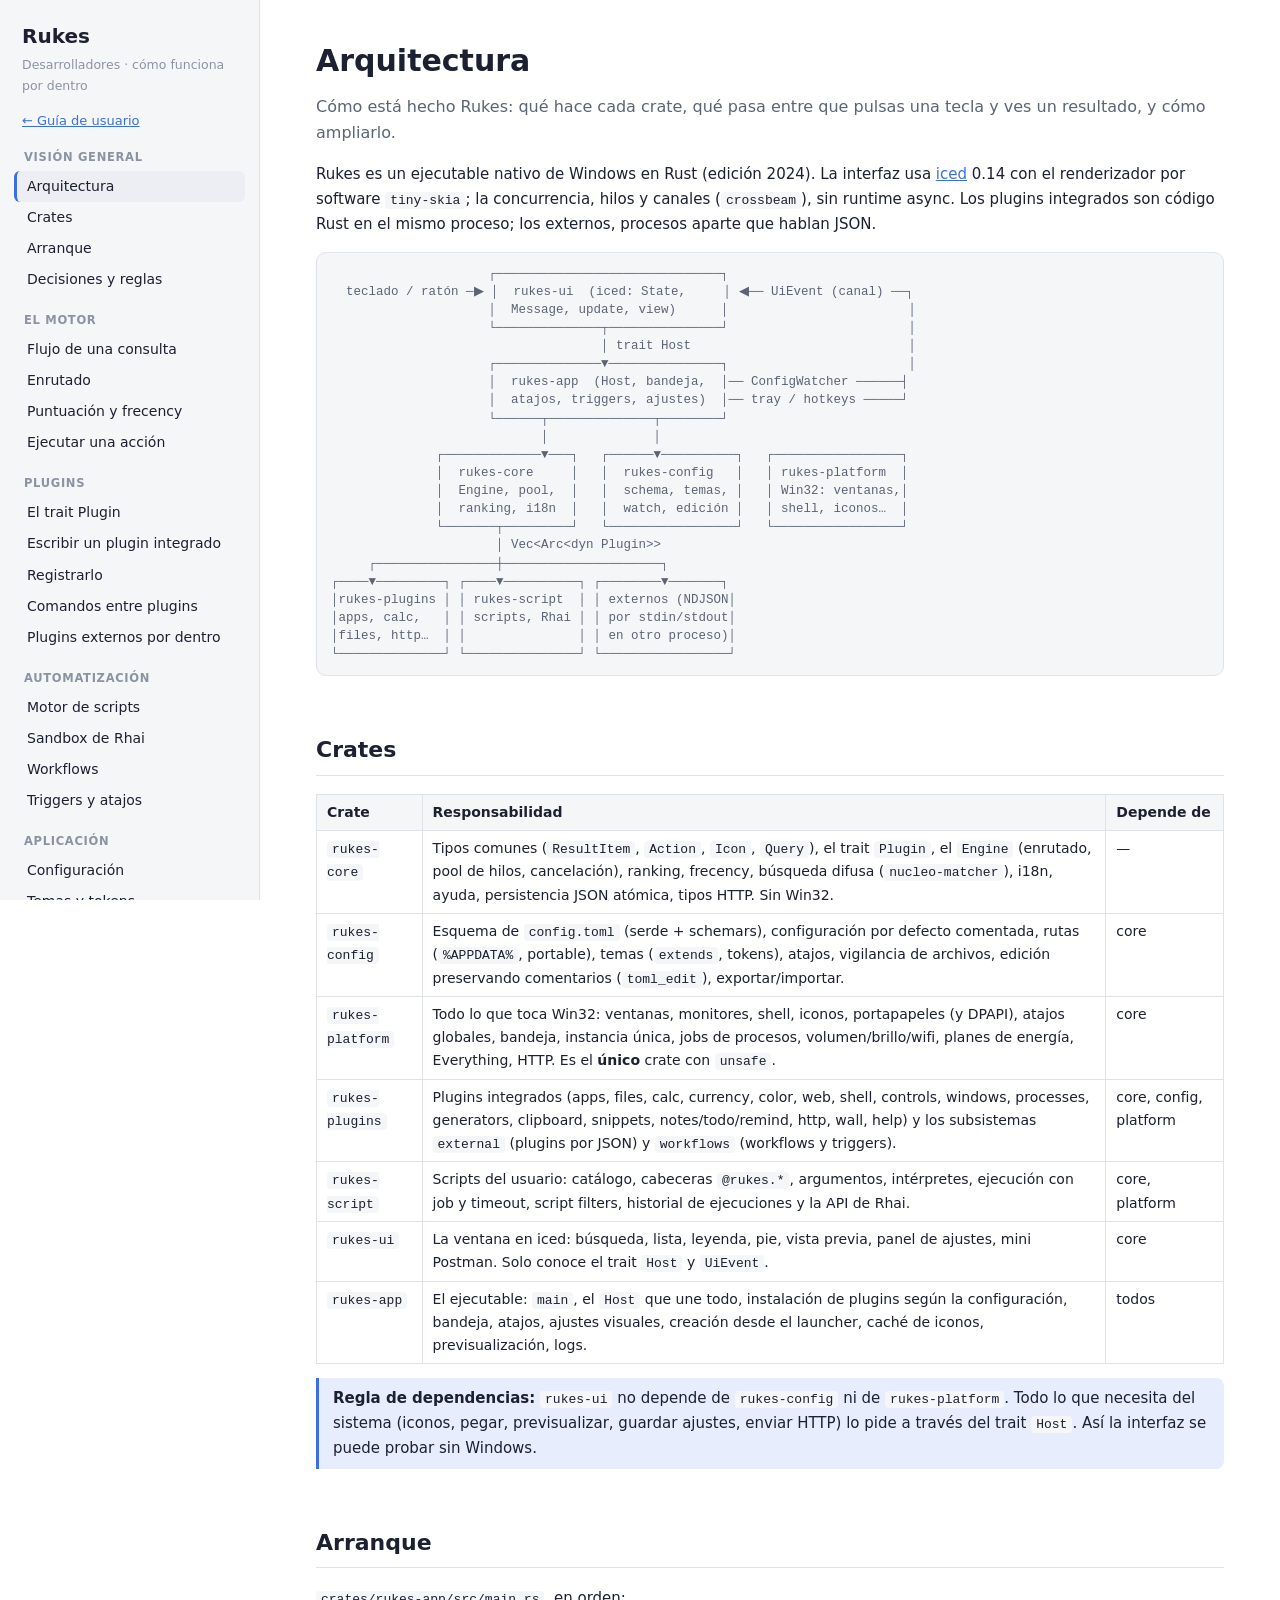
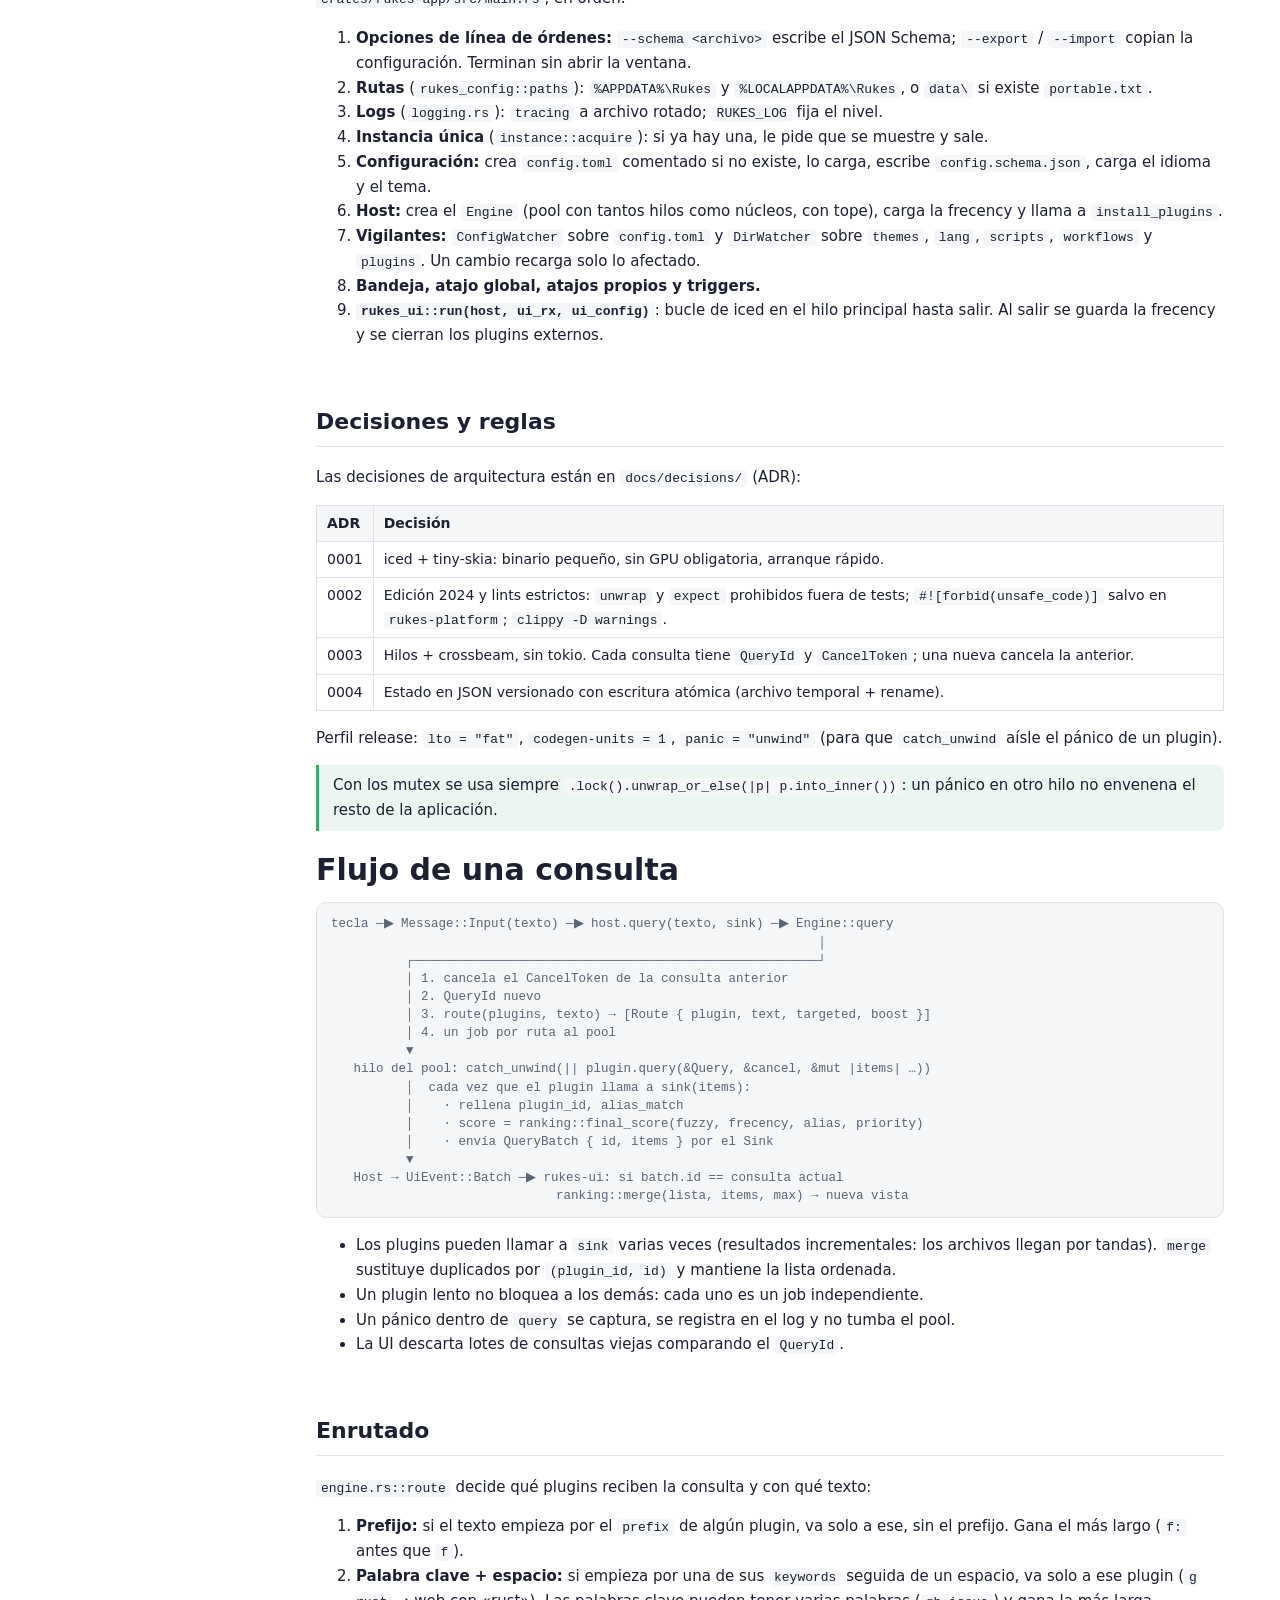
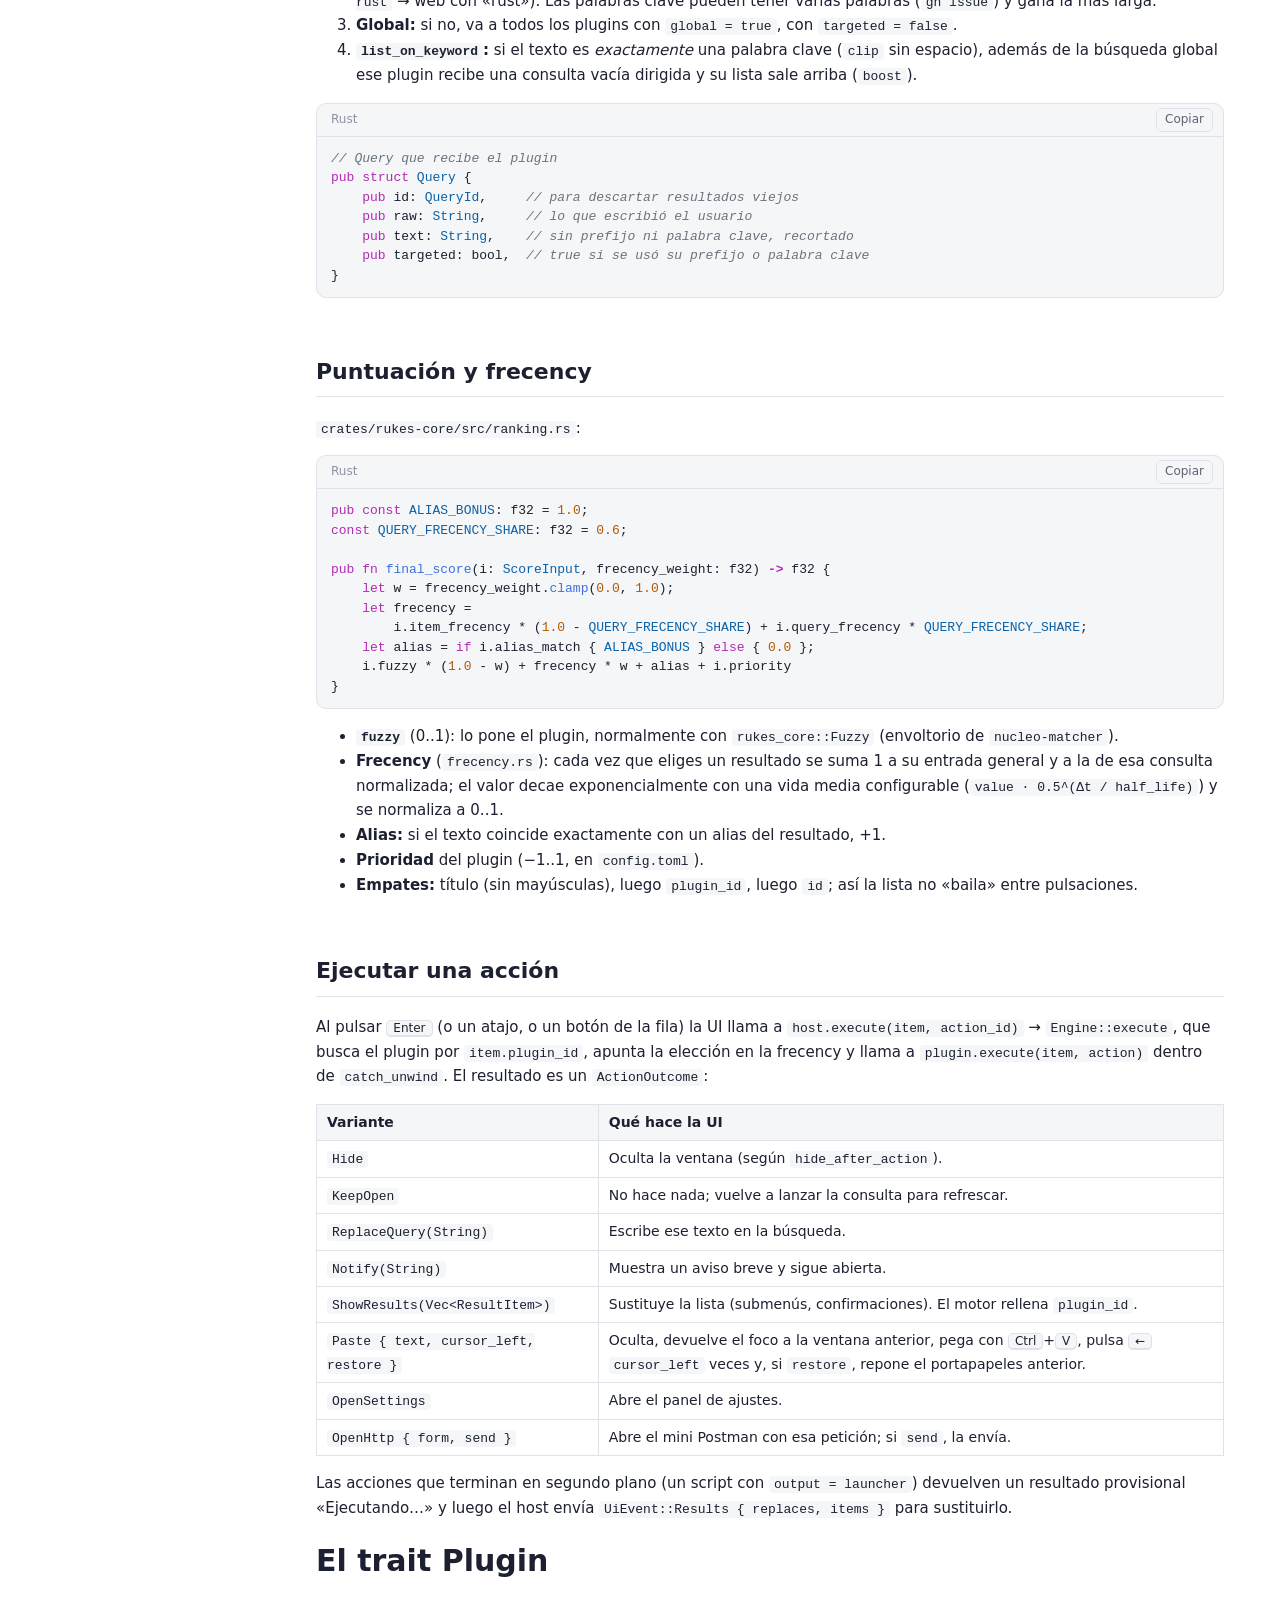
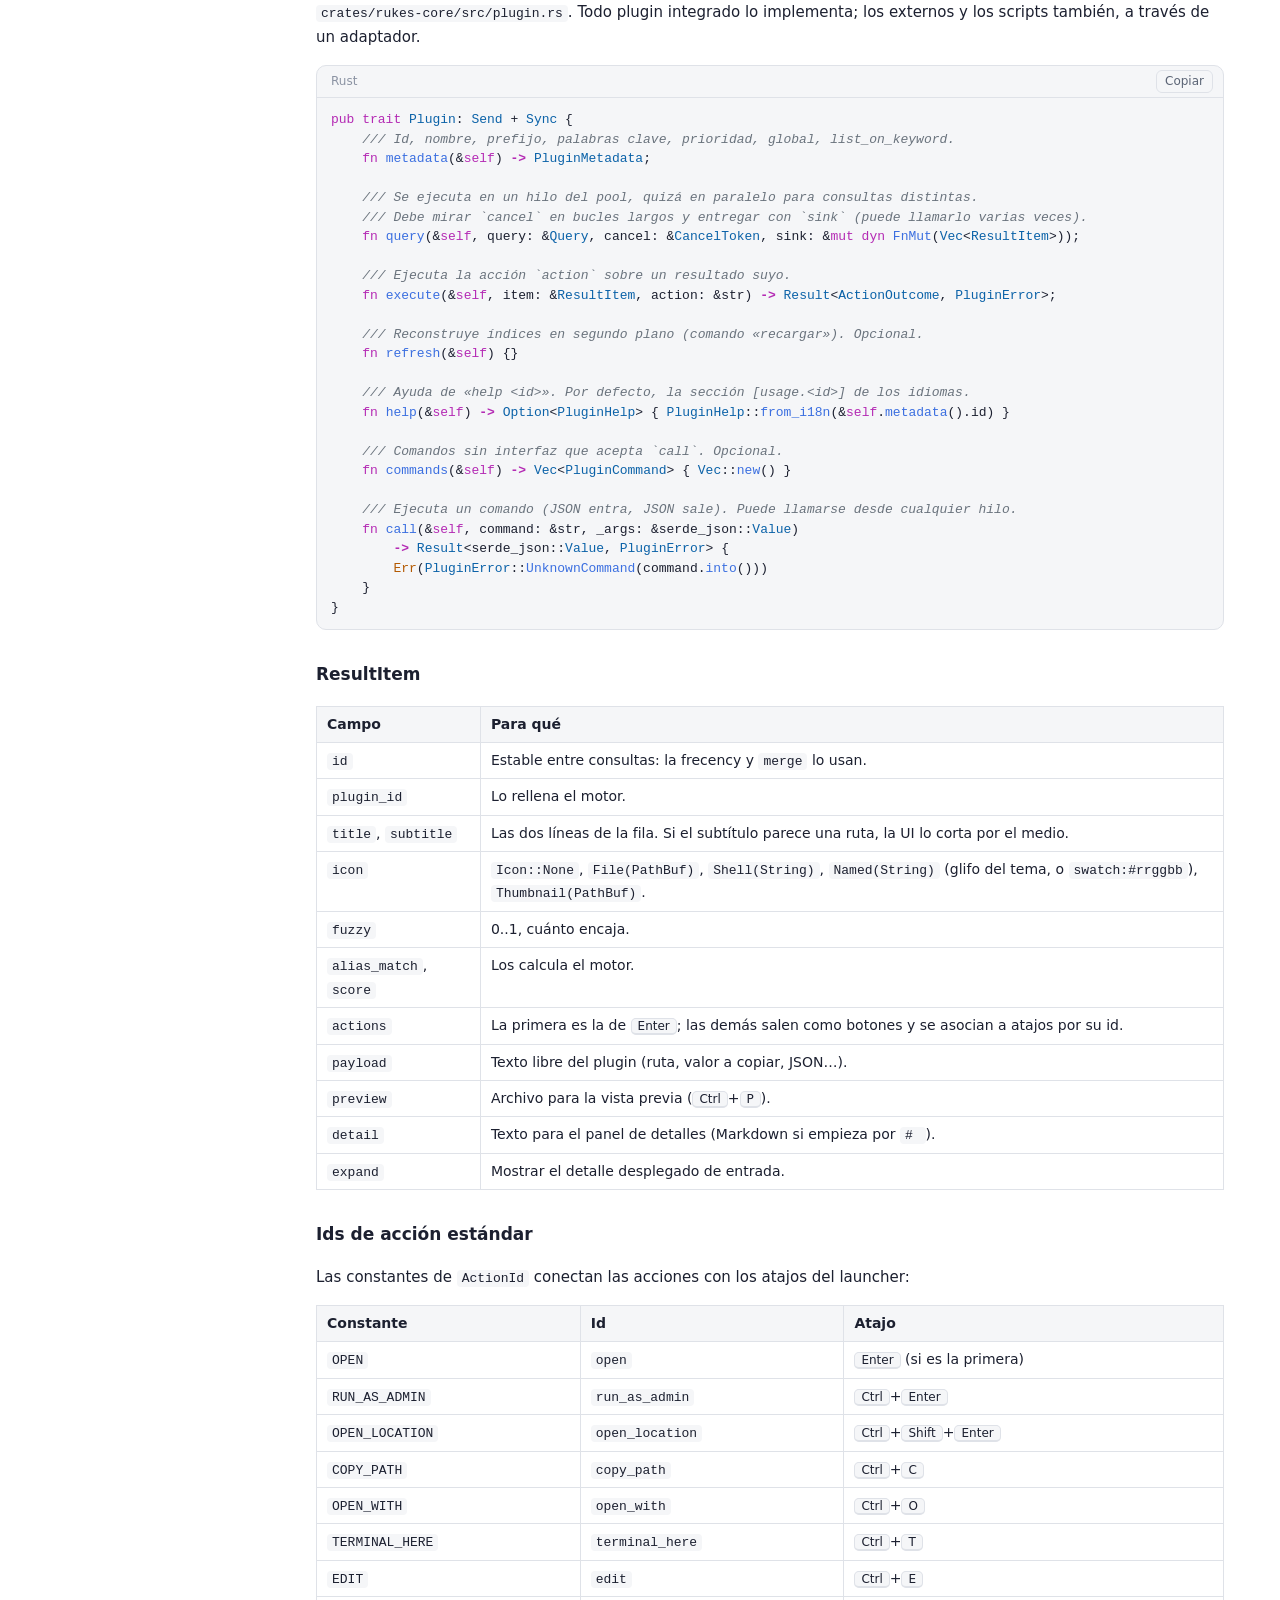
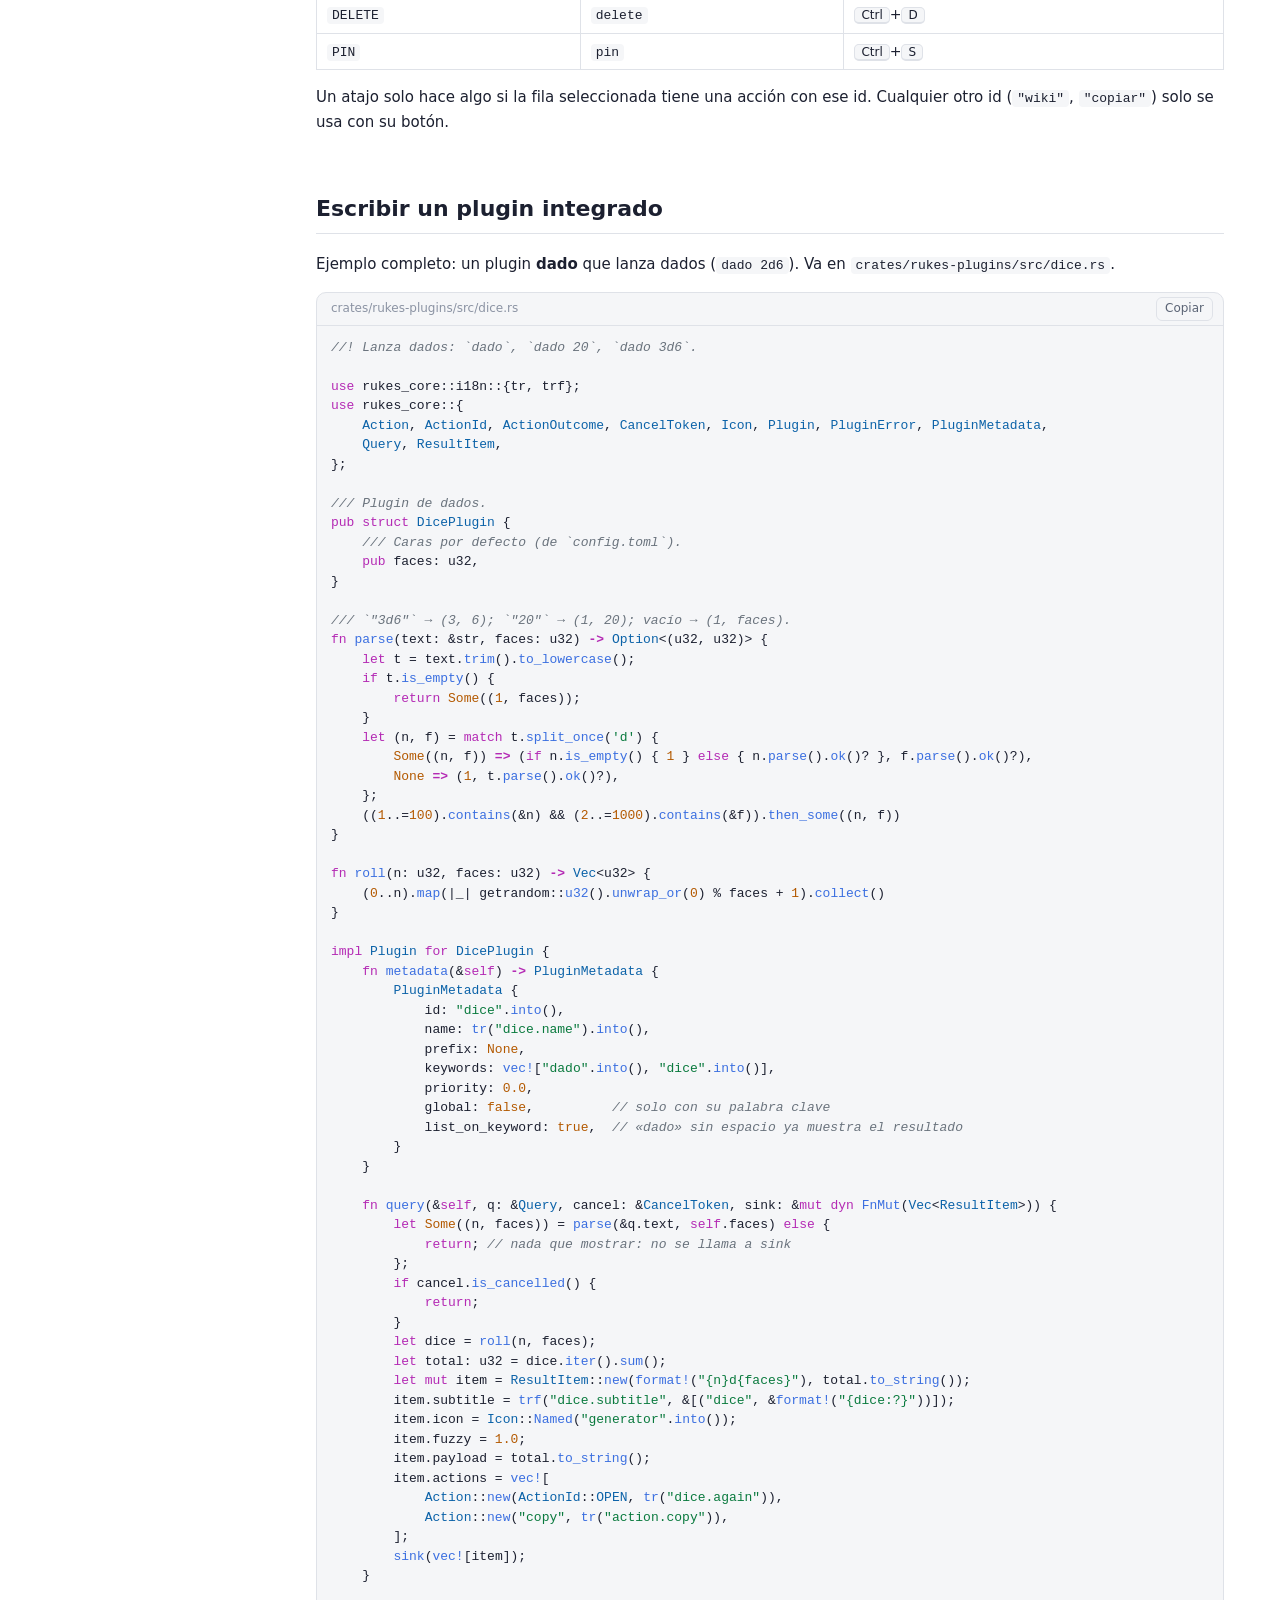
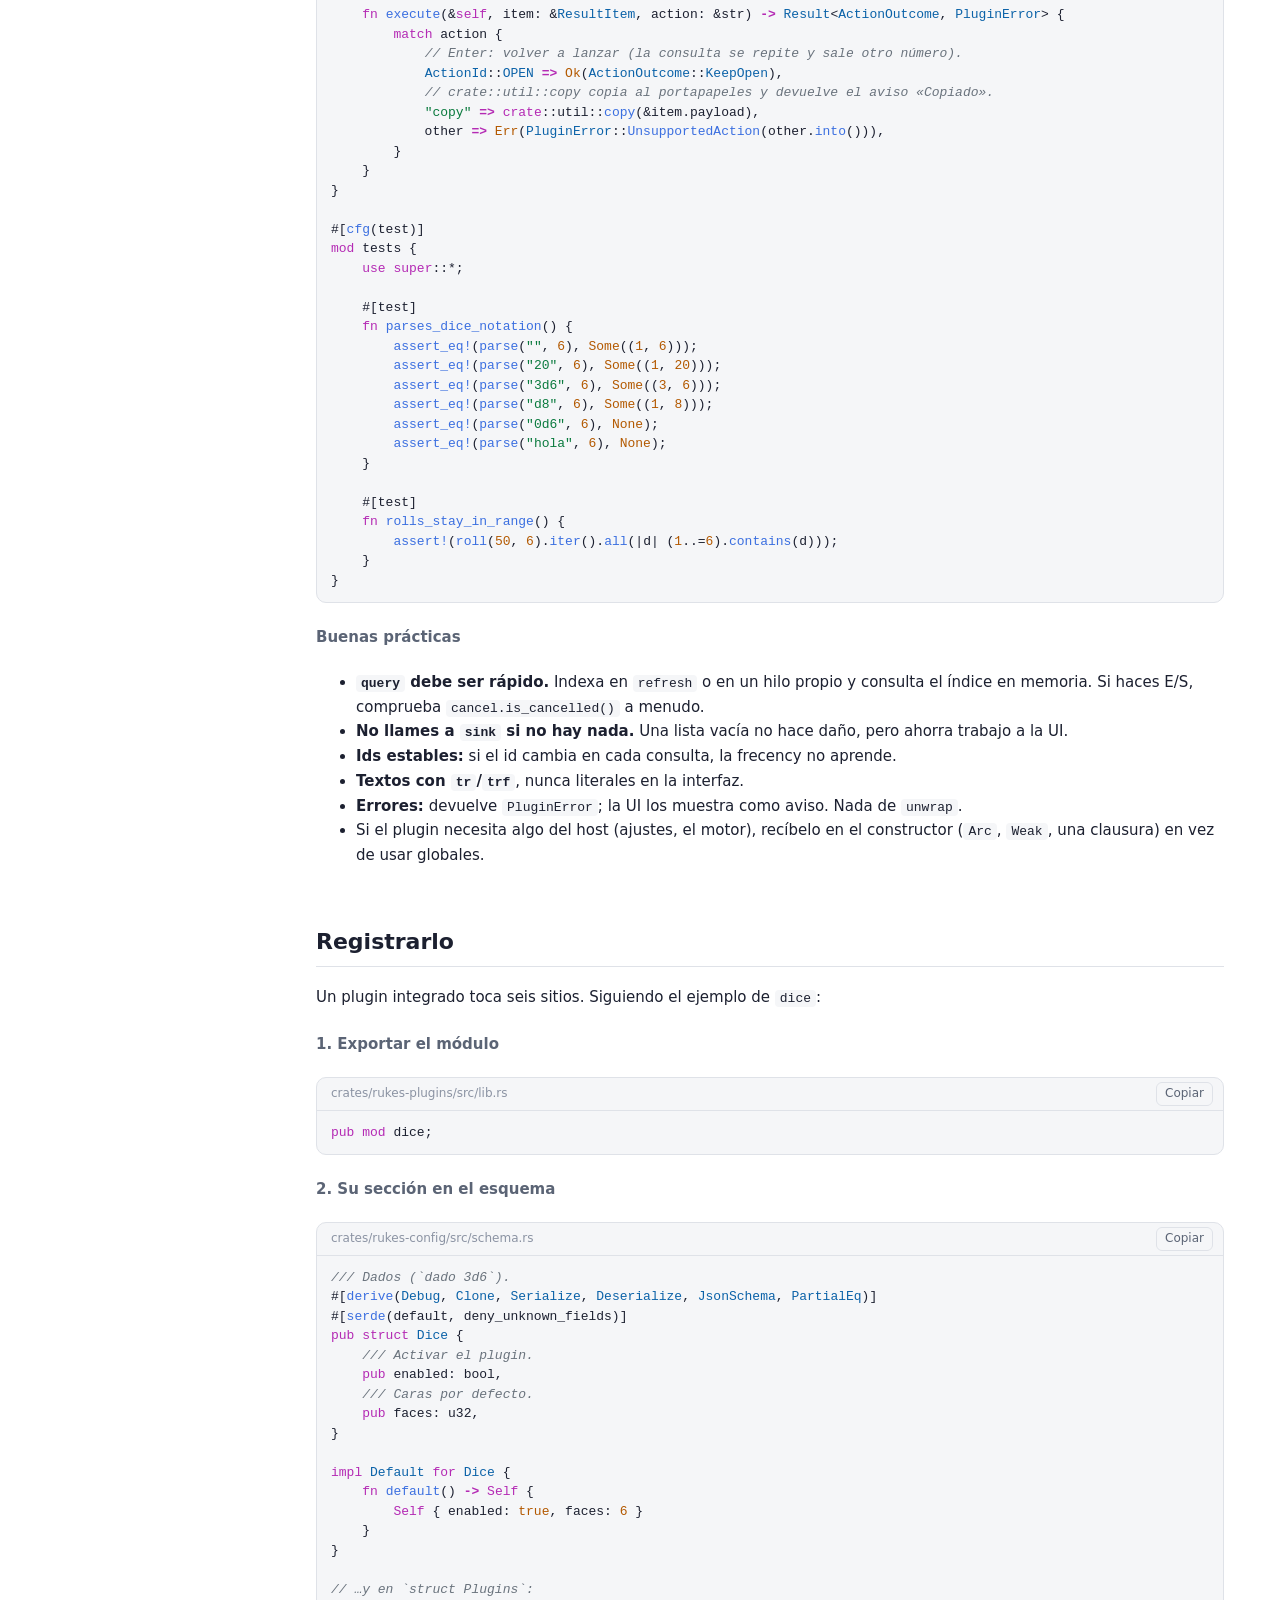
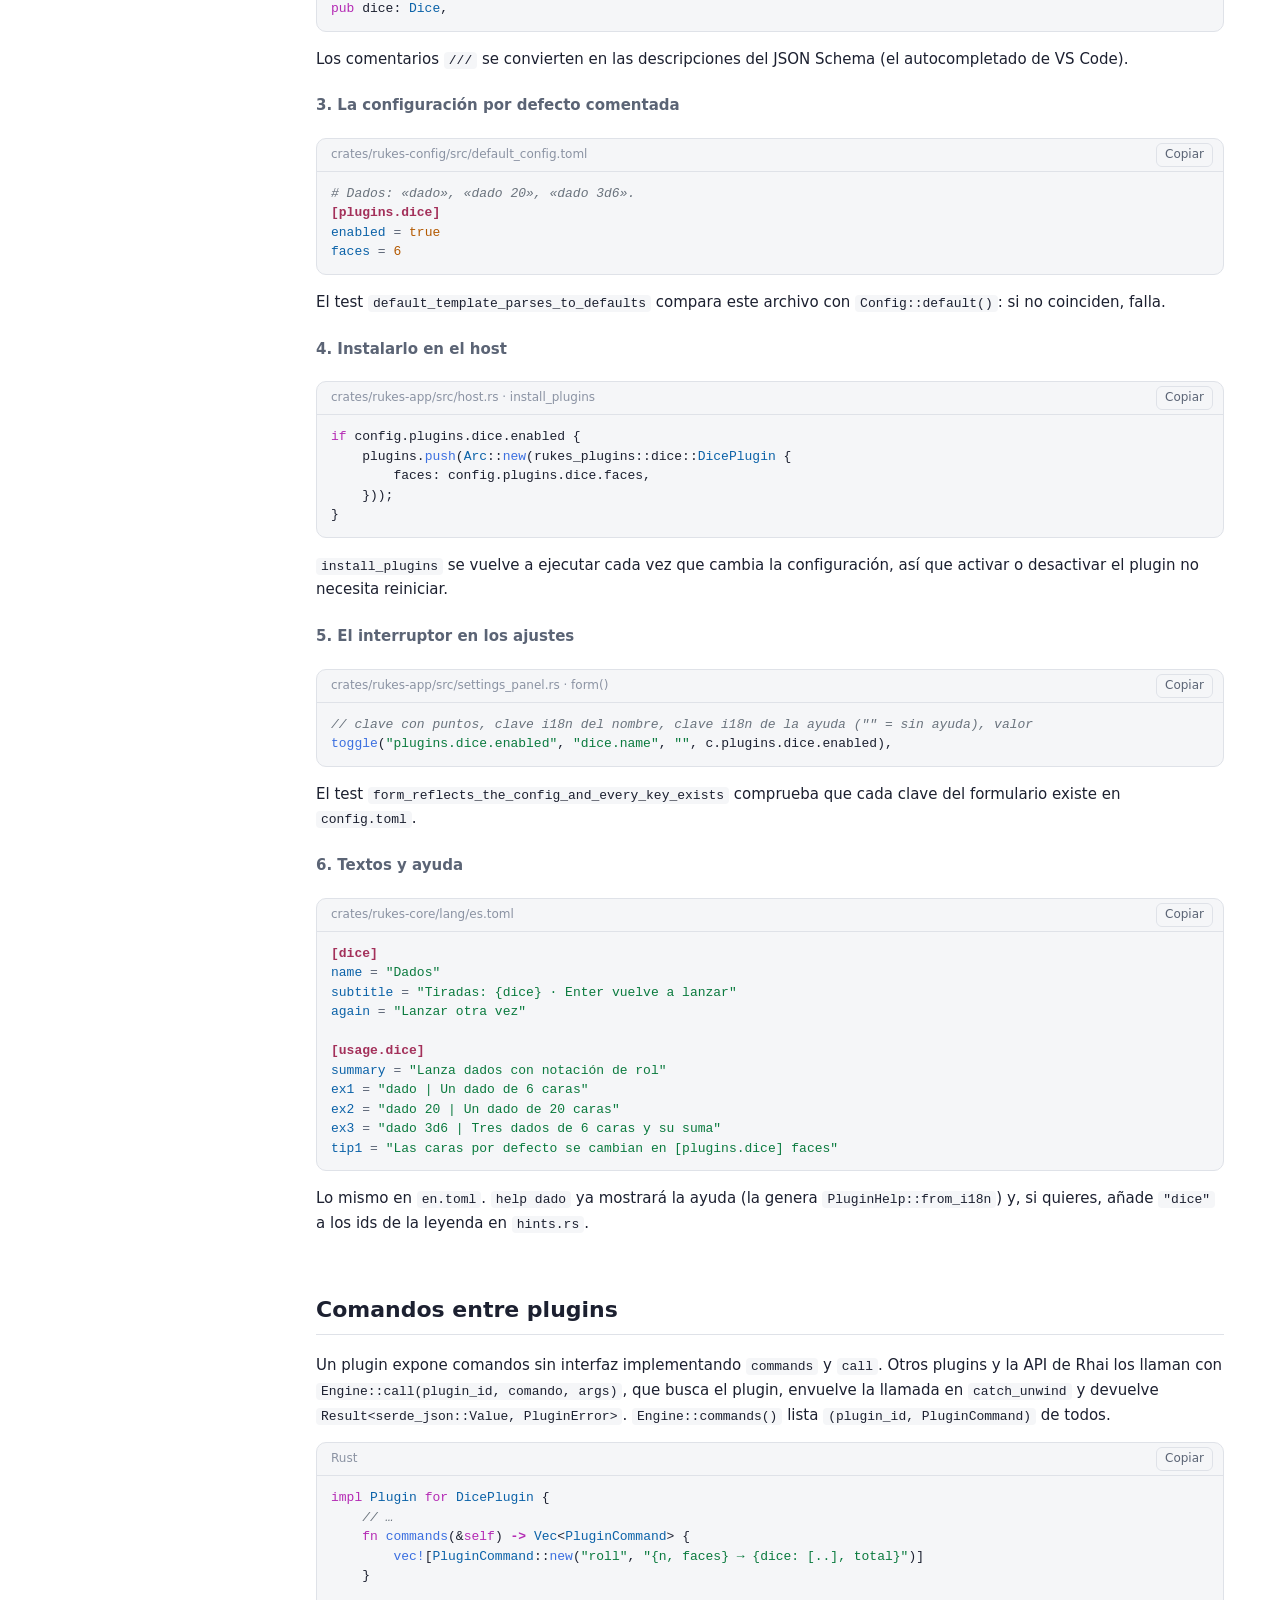
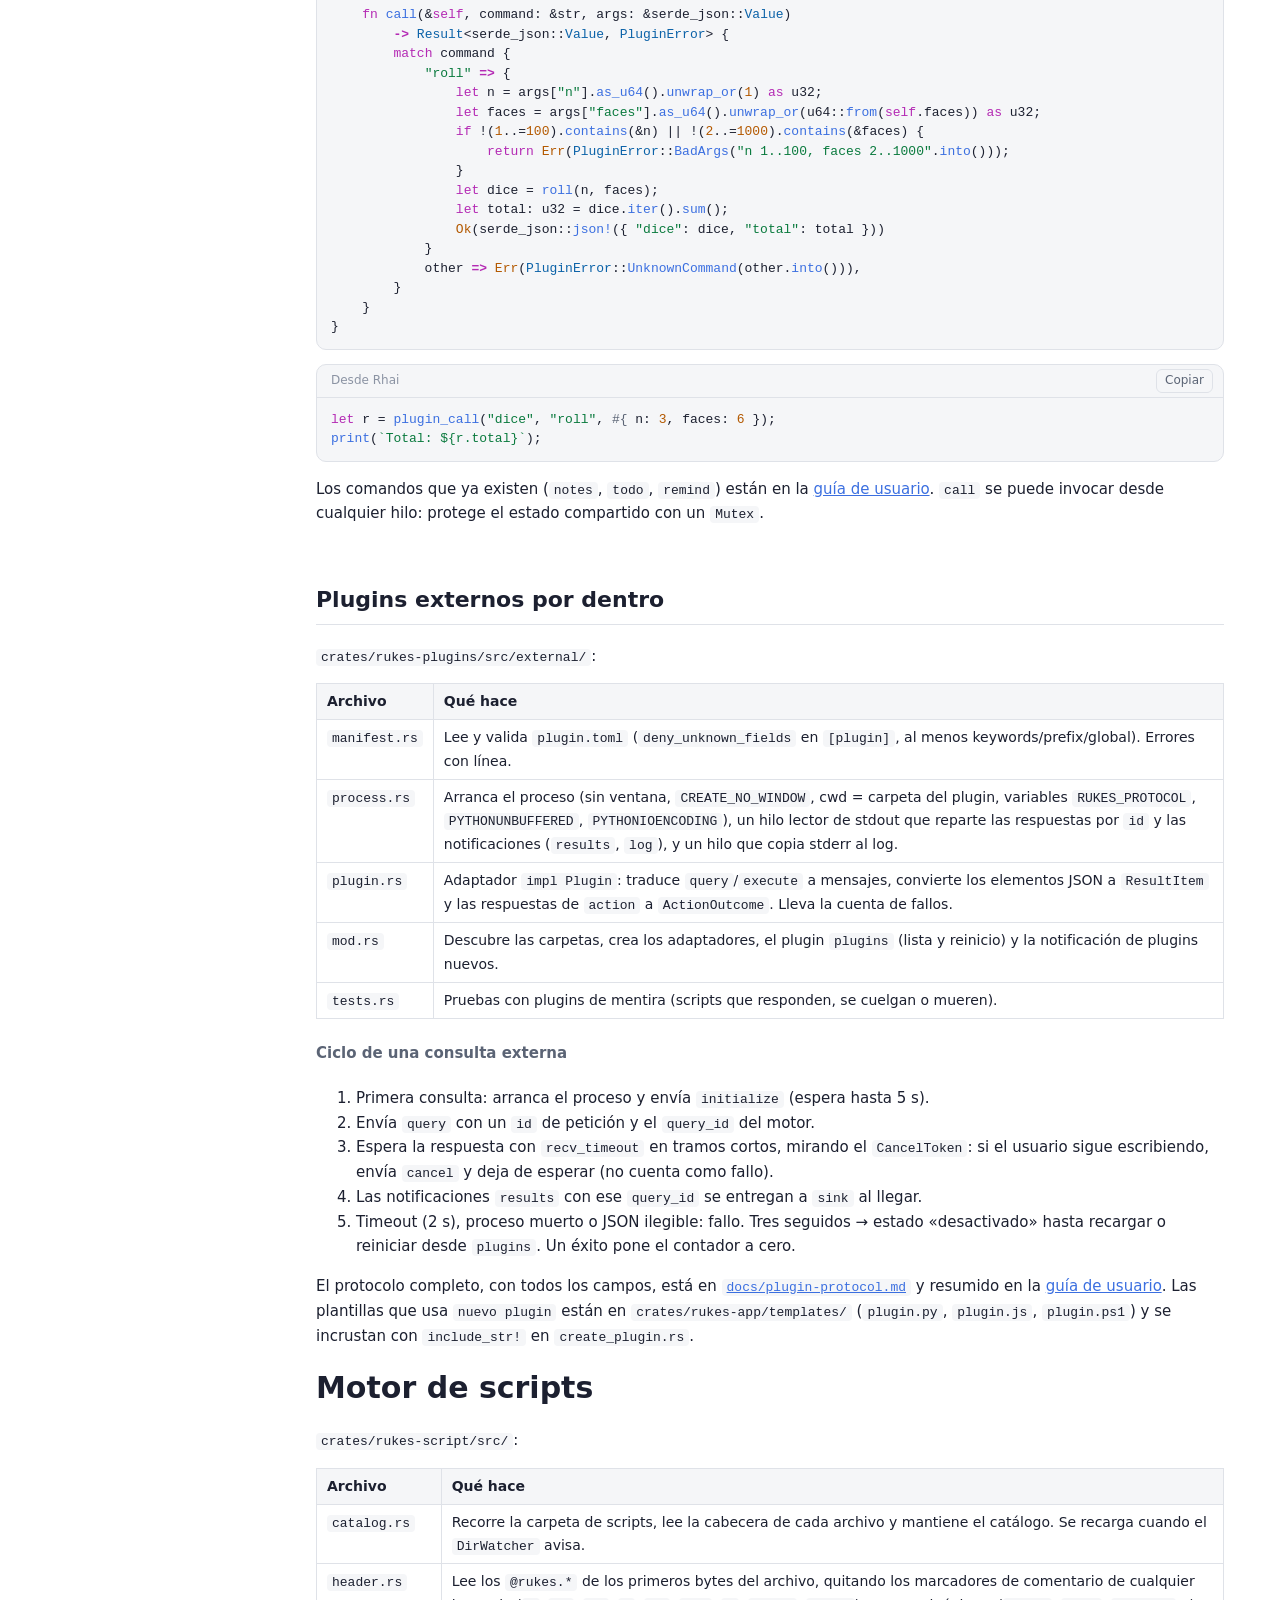
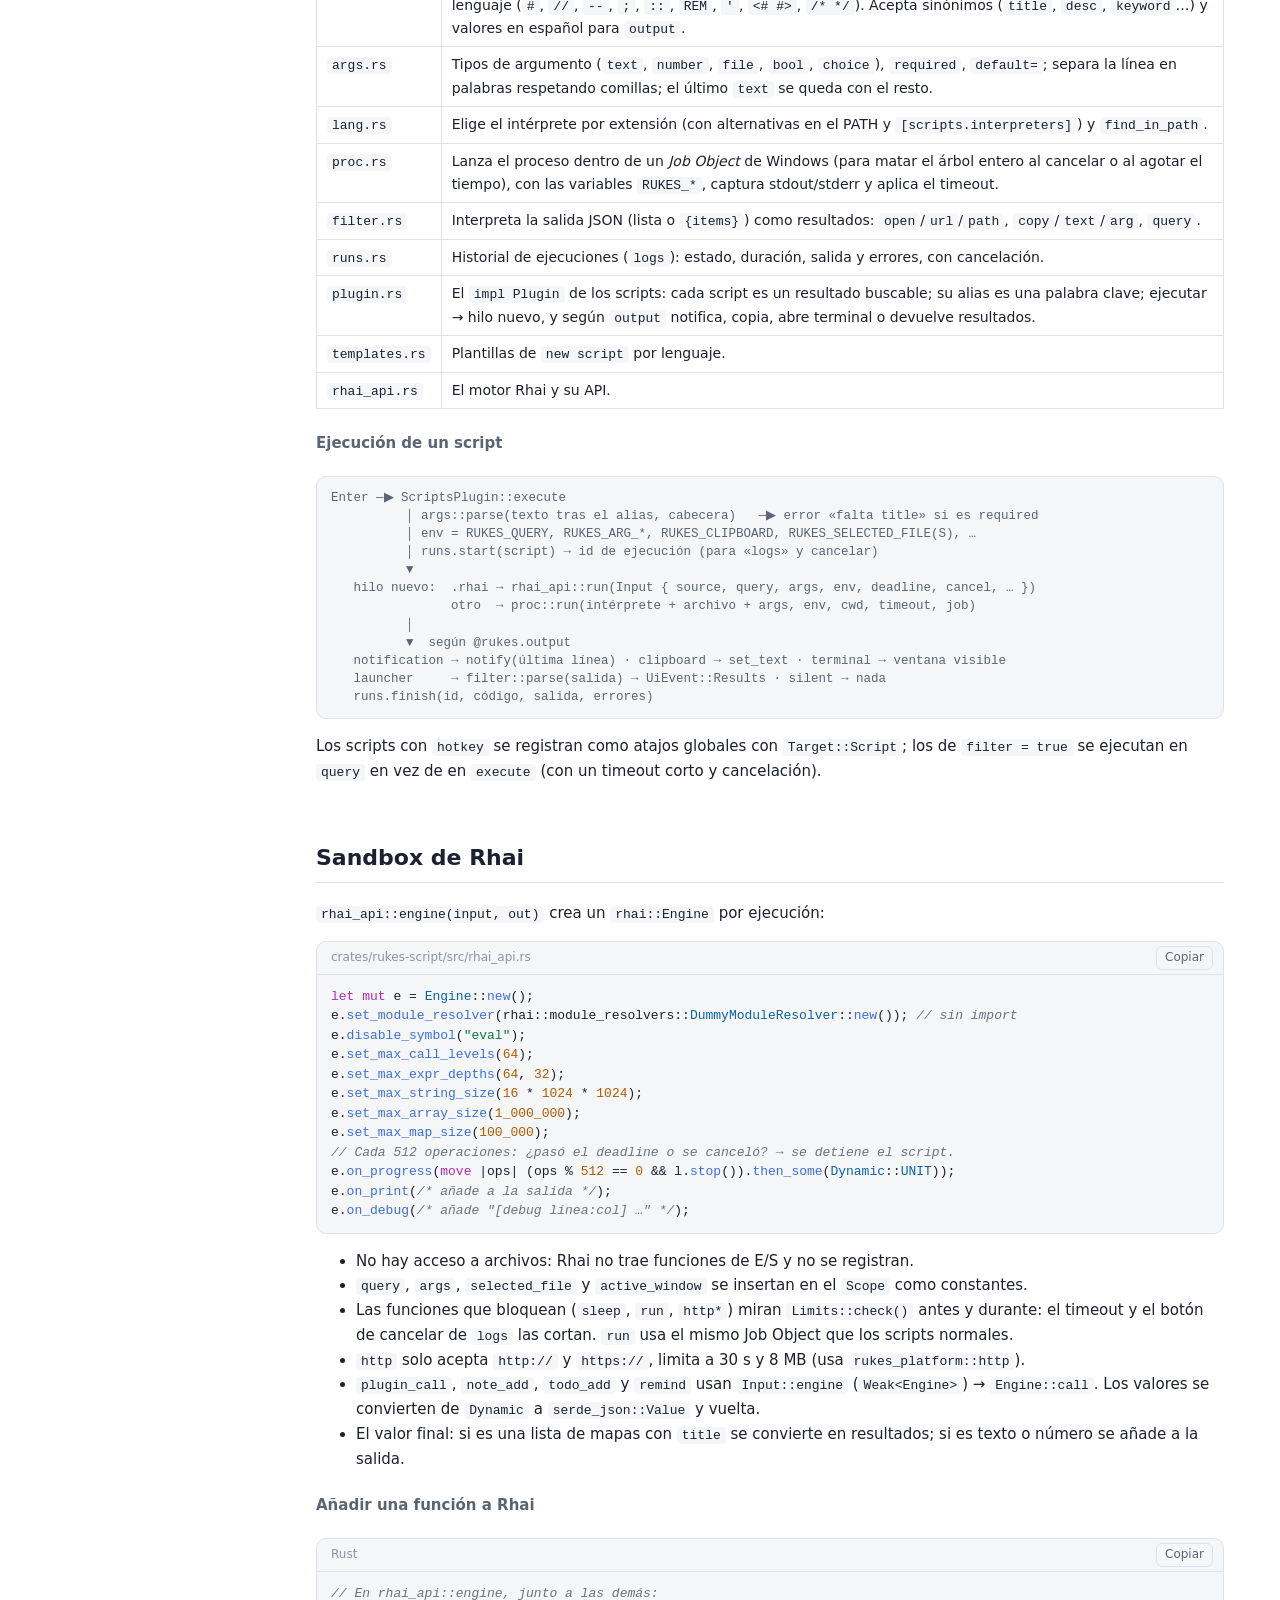
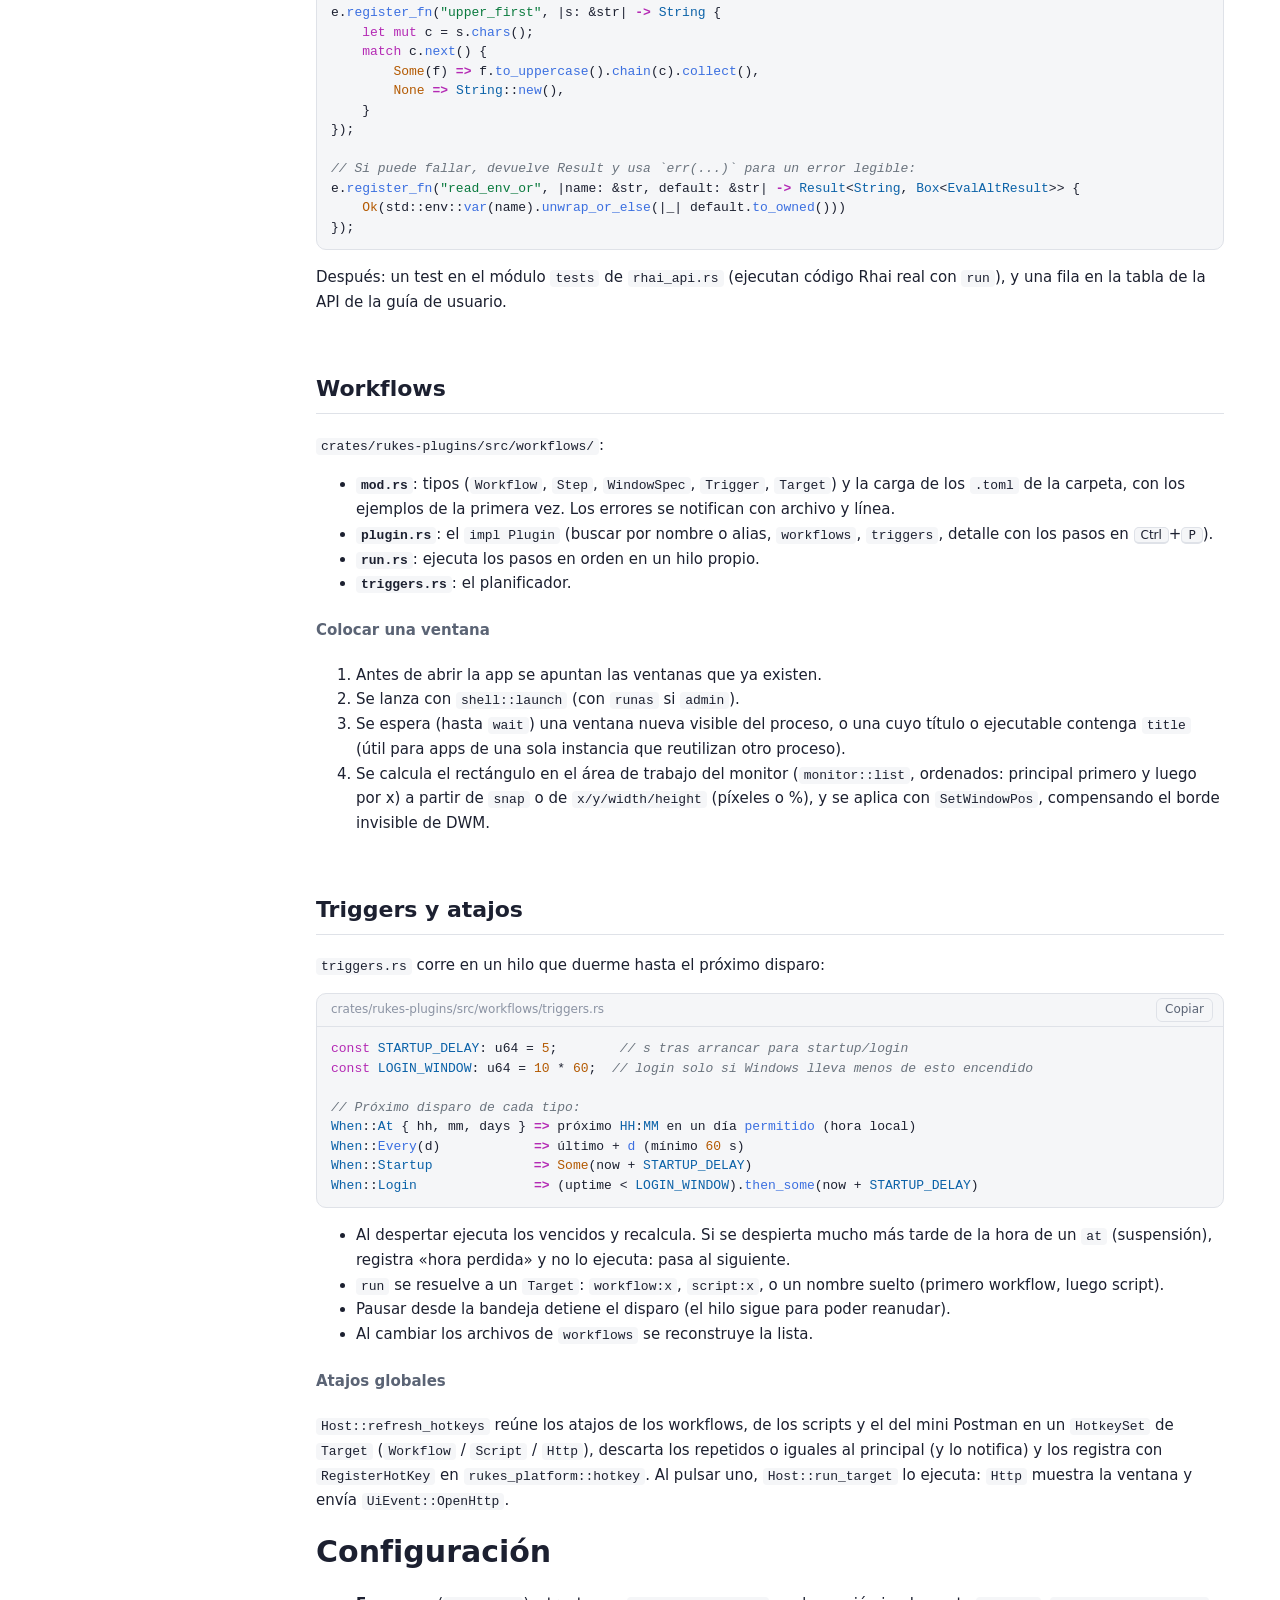
<file: docs/desarrolladores.html>
<!DOCTYPE html>
<html lang="es">
<head>
<meta charset="utf-8">
<meta name="viewport" content="width=device-width, initial-scale=1">
<title>Rukes · Documentación para desarrolladores</title>
<link rel="stylesheet" href="assets/docs.css">
<script src="assets/docs.js" defer></script>
</head>
<body>
<nav>
  <div class="brand">Rukes</div>
  <div class="ver">Desarrolladores · cómo funciona por dentro</div>
  <a class="switch" href="index.html">← Guía de usuario</a>
  <div class="group">Visión general</div>
  <a class="item" href="#arquitectura">Arquitectura</a>
  <a class="item" href="#crates">Crates</a>
  <a class="item" href="#arranque">Arranque</a>
  <a class="item" href="#principios">Decisiones y reglas</a>
  <div class="group">El motor</div>
  <a class="item" href="#consulta">Flujo de una consulta</a>
  <a class="item" href="#rutas">Enrutado</a>
  <a class="item" href="#ranking">Puntuación y frecency</a>
  <a class="item" href="#ejecutar">Ejecutar una acción</a>
  <div class="group">Plugins</div>
  <a class="item" href="#trait">El trait Plugin</a>
  <a class="item" href="#plugin-rust">Escribir un plugin integrado</a>
  <a class="item" href="#plugin-registro">Registrarlo</a>
  <a class="item" href="#plugin-comandos">Comandos entre plugins</a>
  <a class="item" href="#externos">Plugins externos por dentro</a>
  <div class="group">Automatización</div>
  <a class="item" href="#scripts">Motor de scripts</a>
  <a class="item" href="#rhai">Sandbox de Rhai</a>
  <a class="item" href="#workflows">Workflows</a>
  <a class="item" href="#triggers">Triggers y atajos</a>
  <div class="group">Aplicación</div>
  <a class="item" href="#config">Configuración</a>
  <a class="item" href="#temas">Temas y tokens</a>
  <a class="item" href="#ui">Interfaz (iced)</a>
  <a class="item" href="#teclado">Teclado por dentro</a>
  <a class="item" href="#plataforma">rukes-platform</a>
  <a class="item" href="#i18n">Textos e idiomas</a>
  <a class="item" href="#persistencia">Persistencia</a>
  <div class="group">Trabajar en el código</div>
  <a class="item" href="#comandos-dev">Compilar y probar</a>
  <a class="item" href="#multiplataforma">Windows, Linux y macOS</a>
  <a class="item" href="#recetas">Recetas</a>
  <a class="item" href="#release">Publicar una versión</a>
</nav>

<main>

<h1 id="arquitectura">Arquitectura</h1>
<p class="lead">Cómo está hecho Rukes: qué hace cada crate, qué pasa entre que pulsas una tecla y
ves un resultado, y cómo ampliarlo.</p>
<p>Rukes es un ejecutable nativo de Windows en Rust (edición 2024). La interfaz usa
<a href="https://iced.rs">iced</a> 0.14 con el renderizador por software
<code>tiny-skia</code>; la concurrencia, hilos y canales (<code>crossbeam</code>), sin runtime
async. Los plugins integrados son código Rust en el mismo proceso; los externos, procesos
aparte que hablan JSON.</p>
<div class="diagram">                     ┌──────────────────────────────┐
  teclado / ratón ─▶ │  rukes-ui  (iced: State,     │ ◀── UiEvent (canal) ──┐
                     │  Message, update, view)      │                        │
                     └──────────────┬───────────────┘                        │
                                    │ trait Host                             │
                     ┌──────────────▼───────────────┐                        │
                     │  rukes-app  (Host, bandeja,  │── ConfigWatcher ──────┤
                     │  atajos, triggers, ajustes)  │── tray / hotkeys ─────┘
                     └──────┬──────────────┬────────┘
                            │              │
              ┌─────────────▼───┐   ┌──────▼──────────┐   ┌─────────────────┐
              │  rukes-core     │   │  rukes-config   │   │ rukes-platform  │
              │  Engine, pool,  │   │  schema, temas, │   │ Win32: ventanas,│
              │  ranking, i18n  │   │  watch, edición │   │ shell, iconos…  │
              └───────┬─────────┘   └─────────────────┘   └─────────────────┘
                      │ Vec&lt;Arc&lt;dyn Plugin&gt;&gt;
     ┌────────────────┼─────────────────────┐
┌────▼─────────┐ ┌────▼──────────┐ ┌────────▼───────┐
│rukes-plugins │ │ rukes-script  │ │ externos (NDJSON│
│apps, calc,   │ │ scripts, Rhai │ │ por stdin/stdout│
│files, http…  │ │               │ │ en otro proceso)│
└──────────────┘ └───────────────┘ └─────────────────┘</div>

<h2 id="crates">Crates</h2>
<table>
  <tr><th>Crate</th><th>Responsabilidad</th><th>Depende de</th></tr>
  <tr><td><code>rukes-core</code></td><td>Tipos comunes (<code>ResultItem</code>, <code>Action</code>, <code>Icon</code>, <code>Query</code>), el trait <code>Plugin</code>, el <code>Engine</code> (enrutado, pool de hilos, cancelación), ranking, frecency, búsqueda difusa (<code>nucleo-matcher</code>), i18n, ayuda, persistencia JSON atómica, tipos HTTP. Sin Win32.</td><td>—</td></tr>
  <tr><td><code>rukes-config</code></td><td>Esquema de <code>config.toml</code> (serde + schemars), configuración por defecto comentada, rutas (<code>%APPDATA%</code>, portable), temas (<code>extends</code>, tokens), atajos, vigilancia de archivos, edición preservando comentarios (<code>toml_edit</code>), exportar/importar.</td><td>core</td></tr>
  <tr><td><code>rukes-platform</code></td><td>Todo lo que toca Win32: ventanas, monitores, shell, iconos, portapapeles (y DPAPI), atajos globales, bandeja, instancia única, jobs de procesos, volumen/brillo/wifi, planes de energía, Everything, HTTP. Es el <b>único</b> crate con <code>unsafe</code>.</td><td>core</td></tr>
  <tr><td><code>rukes-plugins</code></td><td>Plugins integrados (apps, files, calc, currency, color, web, shell, controls, windows, processes, generators, clipboard, snippets, notes/todo/remind, http, wall, help) y los subsistemas <code>external</code> (plugins por JSON) y <code>workflows</code> (workflows y triggers).</td><td>core, config, platform</td></tr>
  <tr><td><code>rukes-script</code></td><td>Scripts del usuario: catálogo, cabeceras <code>@rukes.*</code>, argumentos, intérpretes, ejecución con job y timeout, script filters, historial de ejecuciones y la API de Rhai.</td><td>core, platform</td></tr>
  <tr><td><code>rukes-ui</code></td><td>La ventana en iced: búsqueda, lista, leyenda, pie, vista previa, panel de ajustes, mini Postman. Solo conoce el trait <code>Host</code> y <code>UiEvent</code>.</td><td>core</td></tr>
  <tr><td><code>rukes-app</code></td><td>El ejecutable: <code>main</code>, el <code>Host</code> que une todo, instalación de plugins según la configuración, bandeja, atajos, ajustes visuales, creación desde el launcher, caché de iconos, previsualización, logs.</td><td>todos</td></tr>
</table>
<div class="note"><b>Regla de dependencias:</b> <code>rukes-ui</code> no depende de
<code>rukes-config</code> ni de <code>rukes-platform</code>. Todo lo que necesita del sistema
(iconos, pegar, previsualizar, guardar ajustes, enviar HTTP) lo pide a través del trait
<code>Host</code>. Así la interfaz se puede probar sin Windows.</div>

<h2 id="arranque">Arranque</h2>
<p><code>crates/rukes-app/src/main.rs</code>, en orden:</p>
<ol>
  <li><b>Opciones de línea de órdenes:</b> <code>--schema &lt;archivo&gt;</code> escribe el JSON
    Schema; <code>--export</code> / <code>--import</code> copian la configuración. Terminan sin
    abrir la ventana.</li>
  <li><b>Rutas</b> (<code>rukes_config::paths</code>): <code>%APPDATA%\Rukes</code> y
    <code>%LOCALAPPDATA%\Rukes</code>, o <code>data\</code> si existe <code>portable.txt</code>.</li>
  <li><b>Logs</b> (<code>logging.rs</code>): <code>tracing</code> a archivo rotado;
    <code>RUKES_LOG</code> fija el nivel.</li>
  <li><b>Instancia única</b> (<code>instance::acquire</code>): si ya hay una, le pide que se
    muestre y sale.</li>
  <li><b>Configuración:</b> crea <code>config.toml</code> comentado si no existe, lo carga, escribe
    <code>config.schema.json</code>, carga el idioma y el tema.</li>
  <li><b>Host:</b> crea el <code>Engine</code> (pool con tantos hilos como núcleos, con tope), carga
    la frecency y llama a <code>install_plugins</code>.</li>
  <li><b>Vigilantes:</b> <code>ConfigWatcher</code> sobre <code>config.toml</code> y
    <code>DirWatcher</code> sobre <code>themes</code>, <code>lang</code>, <code>scripts</code>,
    <code>workflows</code> y <code>plugins</code>. Un cambio recarga solo lo afectado.</li>
  <li><b>Bandeja, atajo global, atajos propios y triggers.</b></li>
  <li><b><code>rukes_ui::run(host, ui_rx, ui_config)</code></b>: bucle de iced en el hilo
    principal hasta salir. Al salir se guarda la frecency y se cierran los plugins externos.</li>
</ol>

<h2 id="principios">Decisiones y reglas</h2>
<p>Las decisiones de arquitectura están en <code>docs/decisions/</code> (ADR):</p>
<table>
  <tr><th>ADR</th><th>Decisión</th></tr>
  <tr><td>0001</td><td>iced + tiny-skia: binario pequeño, sin GPU obligatoria, arranque rápido.</td></tr>
  <tr><td>0002</td><td>Edición 2024 y lints estrictos: <code>unwrap</code> y <code>expect</code> prohibidos fuera de tests; <code>#![forbid(unsafe_code)]</code> salvo en <code>rukes-platform</code>; <code>clippy -D warnings</code>.</td></tr>
  <tr><td>0003</td><td>Hilos + crossbeam, sin tokio. Cada consulta tiene <code>QueryId</code> y <code>CancelToken</code>; una nueva cancela la anterior.</td></tr>
  <tr><td>0004</td><td>Estado en JSON versionado con escritura atómica (archivo temporal + rename).</td></tr>
</table>
<p>Perfil release: <code>lto = "fat"</code>, <code>codegen-units = 1</code>, <code>panic = "unwind"</code>
(para que <code>catch_unwind</code> aísle el pánico de un plugin).</p>
<div class="tip">Con los mutex se usa siempre
<code>.lock().unwrap_or_else(|p| p.into_inner())</code>: un pánico en otro hilo no envenena el
resto de la aplicación.</div>

<h1 id="consulta">Flujo de una consulta</h1>
<div class="diagram">tecla ─▶ Message::Input(texto) ─▶ host.query(texto, sink) ─▶ Engine::query
                                                                 │
          ┌──────────────────────────────────────────────────────┘
          │ 1. cancela el CancelToken de la consulta anterior
          │ 2. QueryId nuevo
          │ 3. route(plugins, texto) → [Route { plugin, text, targeted, boost }]
          │ 4. un job por ruta al pool
          ▼
   hilo del pool: catch_unwind(|| plugin.query(&Query, &cancel, &mut |items| …))
          │  cada vez que el plugin llama a sink(items):
          │    · rellena plugin_id, alias_match
          │    · score = ranking::final_score(fuzzy, frecency, alias, priority)
          │    · envía QueryBatch { id, items } por el Sink
          ▼
   Host → UiEvent::Batch ─▶ rukes-ui: si batch.id == consulta actual
                              ranking::merge(lista, items, max) → nueva vista</div>
<ul>
  <li>Los plugins pueden llamar a <code>sink</code> varias veces (resultados incrementales: los
    archivos llegan por tandas). <code>merge</code> sustituye duplicados por
    <code>(plugin_id, id)</code> y mantiene la lista ordenada.</li>
  <li>Un plugin lento no bloquea a los demás: cada uno es un job independiente.</li>
  <li>Un pánico dentro de <code>query</code> se captura, se registra en el log y no tumba el pool.</li>
  <li>La UI descarta lotes de consultas viejas comparando el <code>QueryId</code>.</li>
</ul>

<h2 id="rutas">Enrutado</h2>
<p><code>engine.rs::route</code> decide qué plugins reciben la consulta y con qué texto:</p>
<ol>
  <li><b>Prefijo:</b> si el texto empieza por el <code>prefix</code> de algún plugin, va solo a
    ese, sin el prefijo. Gana el más largo (<code>f:</code> antes que <code>f</code>).</li>
  <li><b>Palabra clave + espacio:</b> si empieza por una de sus <code>keywords</code> seguida de un
    espacio, va solo a ese plugin (<code>g rust</code> → web con «rust»). Las palabras clave
    pueden tener varias palabras (<code>gh issue</code>) y gana la más larga.</li>
  <li><b>Global:</b> si no, va a todos los plugins con <code>global = true</code>, con
    <code>targeted = false</code>.</li>
  <li><b><code>list_on_keyword</code>:</b> si el texto es <i>exactamente</i> una palabra clave
    (<code>clip</code> sin espacio), además de la búsqueda global ese plugin recibe una consulta
    vacía dirigida y su lista sale arriba (<code>boost</code>).</li>
</ol>
<pre><code class="language-rust">// Query que recibe el plugin
pub struct Query {
    pub id: QueryId,     // para descartar resultados viejos
    pub raw: String,     // lo que escribió el usuario
    pub text: String,    // sin prefijo ni palabra clave, recortado
    pub targeted: bool,  // true si se usó su prefijo o palabra clave
}</code></pre>

<h2 id="ranking">Puntuación y frecency</h2>
<p><code>crates/rukes-core/src/ranking.rs</code>:</p>
<pre><code class="language-rust">pub const ALIAS_BONUS: f32 = 1.0;
const QUERY_FRECENCY_SHARE: f32 = 0.6;

pub fn final_score(i: ScoreInput, frecency_weight: f32) -> f32 {
    let w = frecency_weight.clamp(0.0, 1.0);
    let frecency =
        i.item_frecency * (1.0 - QUERY_FRECENCY_SHARE) + i.query_frecency * QUERY_FRECENCY_SHARE;
    let alias = if i.alias_match { ALIAS_BONUS } else { 0.0 };
    i.fuzzy * (1.0 - w) + frecency * w + alias + i.priority
}</code></pre>
<ul>
  <li><b><code>fuzzy</code></b> (0..1): lo pone el plugin, normalmente con
    <code>rukes_core::Fuzzy</code> (envoltorio de <code>nucleo-matcher</code>).</li>
  <li><b>Frecency</b> (<code>frecency.rs</code>): cada vez que eliges un resultado se suma 1 a su
    entrada general y a la de esa consulta normalizada; el valor decae exponencialmente con una
    vida media configurable (<code>value · 0.5^(Δt / half_life)</code>) y se normaliza a 0..1.</li>
  <li><b>Alias:</b> si el texto coincide exactamente con un alias del resultado, +1.</li>
  <li><b>Prioridad</b> del plugin (−1..1, en <code>config.toml</code>).</li>
  <li><b>Empates:</b> título (sin mayúsculas), luego <code>plugin_id</code>, luego <code>id</code>;
    así la lista no «baila» entre pulsaciones.</li>
</ul>

<h2 id="ejecutar">Ejecutar una acción</h2>
<p>Al pulsar <kbd>Enter</kbd> (o un atajo, o un botón de la fila) la UI llama a
<code>host.execute(item, action_id)</code> → <code>Engine::execute</code>, que busca el plugin por
<code>item.plugin_id</code>, apunta la elección en la frecency y llama a
<code>plugin.execute(item, action)</code> dentro de <code>catch_unwind</code>. El resultado es un
<code>ActionOutcome</code>:</p>
<table>
  <tr><th>Variante</th><th>Qué hace la UI</th></tr>
  <tr><td><code>Hide</code></td><td>Oculta la ventana (según <code>hide_after_action</code>).</td></tr>
  <tr><td><code>KeepOpen</code></td><td>No hace nada; vuelve a lanzar la consulta para refrescar.</td></tr>
  <tr><td><code>ReplaceQuery(String)</code></td><td>Escribe ese texto en la búsqueda.</td></tr>
  <tr><td><code>Notify(String)</code></td><td>Muestra un aviso breve y sigue abierta.</td></tr>
  <tr><td><code>ShowResults(Vec&lt;ResultItem&gt;)</code></td><td>Sustituye la lista (submenús, confirmaciones). El motor rellena <code>plugin_id</code>.</td></tr>
  <tr><td><code>Paste { text, cursor_left, restore }</code></td><td>Oculta, devuelve el foco a la ventana anterior, pega con <kbd>Ctrl</kbd>+<kbd>V</kbd>, pulsa <kbd>←</kbd> <code>cursor_left</code> veces y, si <code>restore</code>, repone el portapapeles anterior.</td></tr>
  <tr><td><code>OpenSettings</code></td><td>Abre el panel de ajustes.</td></tr>
  <tr><td><code>OpenHttp { form, send }</code></td><td>Abre el mini Postman con esa petición; si <code>send</code>, la envía.</td></tr>
</table>
<p>Las acciones que terminan en segundo plano (un script con <code>output = launcher</code>)
devuelven un resultado provisional «Ejecutando…» y luego el host envía
<code>UiEvent::Results { replaces, items }</code> para sustituirlo.</p>

<h1 id="trait">El trait Plugin</h1>
<p><code>crates/rukes-core/src/plugin.rs</code>. Todo plugin integrado lo implementa; los externos
y los scripts también, a través de un adaptador.</p>
<pre><code class="language-rust">pub trait Plugin: Send + Sync {
    /// Id, nombre, prefijo, palabras clave, prioridad, global, list_on_keyword.
    fn metadata(&self) -> PluginMetadata;

    /// Se ejecuta en un hilo del pool, quizá en paralelo para consultas distintas.
    /// Debe mirar `cancel` en bucles largos y entregar con `sink` (puede llamarlo varias veces).
    fn query(&self, query: &Query, cancel: &CancelToken, sink: &mut dyn FnMut(Vec&lt;ResultItem&gt;));

    /// Ejecuta la acción `action` sobre un resultado suyo.
    fn execute(&self, item: &ResultItem, action: &str) -> Result&lt;ActionOutcome, PluginError&gt;;

    /// Reconstruye índices en segundo plano (comando «recargar»). Opcional.
    fn refresh(&self) {}

    /// Ayuda de «help &lt;id&gt;». Por defecto, la sección [usage.&lt;id&gt;] de los idiomas.
    fn help(&self) -> Option&lt;PluginHelp&gt; { PluginHelp::from_i18n(&self.metadata().id) }

    /// Comandos sin interfaz que acepta `call`. Opcional.
    fn commands(&self) -> Vec&lt;PluginCommand&gt; { Vec::new() }

    /// Ejecuta un comando (JSON entra, JSON sale). Puede llamarse desde cualquier hilo.
    fn call(&self, command: &str, _args: &serde_json::Value)
        -> Result&lt;serde_json::Value, PluginError&gt; {
        Err(PluginError::UnknownCommand(command.into()))
    }
}</code></pre>
<h3>ResultItem</h3>
<table>
  <tr><th>Campo</th><th>Para qué</th></tr>
  <tr><td><code>id</code></td><td>Estable entre consultas: la frecency y <code>merge</code> lo usan.</td></tr>
  <tr><td><code>plugin_id</code></td><td>Lo rellena el motor.</td></tr>
  <tr><td><code>title</code>, <code>subtitle</code></td><td>Las dos líneas de la fila. Si el subtítulo parece una ruta, la UI lo corta por el medio.</td></tr>
  <tr><td><code>icon</code></td><td><code>Icon::None</code>, <code>File(PathBuf)</code>, <code>Shell(String)</code>, <code>Named(String)</code> (glifo del tema, o <code>swatch:#rrggbb</code>), <code>Thumbnail(PathBuf)</code>.</td></tr>
  <tr><td><code>fuzzy</code></td><td>0..1, cuánto encaja.</td></tr>
  <tr><td><code>alias_match</code>, <code>score</code></td><td>Los calcula el motor.</td></tr>
  <tr><td><code>actions</code></td><td>La primera es la de <kbd>Enter</kbd>; las demás salen como botones y se asocian a atajos por su id.</td></tr>
  <tr><td><code>payload</code></td><td>Texto libre del plugin (ruta, valor a copiar, JSON…).</td></tr>
  <tr><td><code>preview</code></td><td>Archivo para la vista previa (<kbd>Ctrl</kbd>+<kbd>P</kbd>).</td></tr>
  <tr><td><code>detail</code></td><td>Texto para el panel de detalles (Markdown si empieza por <code># </code>).</td></tr>
  <tr><td><code>expand</code></td><td>Mostrar el detalle desplegado de entrada.</td></tr>
</table>
<h3>Ids de acción estándar</h3>
<p>Las constantes de <code>ActionId</code> conectan las acciones con los atajos del launcher:</p>
<table>
  <tr><th>Constante</th><th>Id</th><th>Atajo</th></tr>
  <tr><td><code>OPEN</code></td><td><code>open</code></td><td><kbd>Enter</kbd> (si es la primera)</td></tr>
  <tr><td><code>RUN_AS_ADMIN</code></td><td><code>run_as_admin</code></td><td><kbd>Ctrl</kbd>+<kbd>Enter</kbd></td></tr>
  <tr><td><code>OPEN_LOCATION</code></td><td><code>open_location</code></td><td><kbd>Ctrl</kbd>+<kbd>Shift</kbd>+<kbd>Enter</kbd></td></tr>
  <tr><td><code>COPY_PATH</code></td><td><code>copy_path</code></td><td><kbd>Ctrl</kbd>+<kbd>C</kbd></td></tr>
  <tr><td><code>OPEN_WITH</code></td><td><code>open_with</code></td><td><kbd>Ctrl</kbd>+<kbd>O</kbd></td></tr>
  <tr><td><code>TERMINAL_HERE</code></td><td><code>terminal_here</code></td><td><kbd>Ctrl</kbd>+<kbd>T</kbd></td></tr>
  <tr><td><code>EDIT</code></td><td><code>edit</code></td><td><kbd>Ctrl</kbd>+<kbd>E</kbd></td></tr>
  <tr><td><code>DELETE</code></td><td><code>delete</code></td><td><kbd>Ctrl</kbd>+<kbd>D</kbd></td></tr>
  <tr><td><code>PIN</code></td><td><code>pin</code></td><td><kbd>Ctrl</kbd>+<kbd>S</kbd></td></tr>
</table>
<p>Un atajo solo hace algo si la fila seleccionada tiene una acción con ese id. Cualquier otro id
(<code>"wiki"</code>, <code>"copiar"</code>) solo se usa con su botón.</p>

<h2 id="plugin-rust">Escribir un plugin integrado</h2>
<p>Ejemplo completo: un plugin <b>dado</b> que lanza dados (<code>dado 2d6</code>). Va en
<code>crates/rukes-plugins/src/dice.rs</code>.</p>
<pre data-title="crates/rukes-plugins/src/dice.rs"><code class="language-rust">//! Lanza dados: `dado`, `dado 20`, `dado 3d6`.

use rukes_core::i18n::{tr, trf};
use rukes_core::{
    Action, ActionId, ActionOutcome, CancelToken, Icon, Plugin, PluginError, PluginMetadata,
    Query, ResultItem,
};

/// Plugin de dados.
pub struct DicePlugin {
    /// Caras por defecto (de `config.toml`).
    pub faces: u32,
}

/// `"3d6"` → (3, 6); `"20"` → (1, 20); vacío → (1, faces).
fn parse(text: &amp;str, faces: u32) -> Option&lt;(u32, u32)&gt; {
    let t = text.trim().to_lowercase();
    if t.is_empty() {
        return Some((1, faces));
    }
    let (n, f) = match t.split_once('d') {
        Some((n, f)) => (if n.is_empty() { 1 } else { n.parse().ok()? }, f.parse().ok()?),
        None => (1, t.parse().ok()?),
    };
    ((1..=100).contains(&amp;n) &amp;&amp; (2..=1000).contains(&amp;f)).then_some((n, f))
}

fn roll(n: u32, faces: u32) -> Vec&lt;u32&gt; {
    (0..n).map(|_| getrandom::u32().unwrap_or(0) % faces + 1).collect()
}

impl Plugin for DicePlugin {
    fn metadata(&amp;self) -> PluginMetadata {
        PluginMetadata {
            id: "dice".into(),
            name: tr("dice.name").into(),
            prefix: None,
            keywords: vec!["dado".into(), "dice".into()],
            priority: 0.0,
            global: false,          // solo con su palabra clave
            list_on_keyword: true,  // «dado» sin espacio ya muestra el resultado
        }
    }

    fn query(&amp;self, q: &amp;Query, cancel: &amp;CancelToken, sink: &amp;mut dyn FnMut(Vec&lt;ResultItem&gt;)) {
        let Some((n, faces)) = parse(&amp;q.text, self.faces) else {
            return; // nada que mostrar: no se llama a sink
        };
        if cancel.is_cancelled() {
            return;
        }
        let dice = roll(n, faces);
        let total: u32 = dice.iter().sum();
        let mut item = ResultItem::new(format!("{n}d{faces}"), total.to_string());
        item.subtitle = trf("dice.subtitle", &amp;[("dice", &amp;format!("{dice:?}"))]);
        item.icon = Icon::Named("generator".into());
        item.fuzzy = 1.0;
        item.payload = total.to_string();
        item.actions = vec![
            Action::new(ActionId::OPEN, tr("dice.again")),
            Action::new("copy", tr("action.copy")),
        ];
        sink(vec![item]);
    }

    fn execute(&amp;self, item: &amp;ResultItem, action: &amp;str) -> Result&lt;ActionOutcome, PluginError&gt; {
        match action {
            // Enter: volver a lanzar (la consulta se repite y sale otro número).
            ActionId::OPEN => Ok(ActionOutcome::KeepOpen),
            // crate::util::copy copia al portapapeles y devuelve el aviso «Copiado».
            "copy" => crate::util::copy(&amp;item.payload),
            other => Err(PluginError::UnsupportedAction(other.into())),
        }
    }
}

#[cfg(test)]
mod tests {
    use super::*;

    #[test]
    fn parses_dice_notation() {
        assert_eq!(parse("", 6), Some((1, 6)));
        assert_eq!(parse("20", 6), Some((1, 20)));
        assert_eq!(parse("3d6", 6), Some((3, 6)));
        assert_eq!(parse("d8", 6), Some((1, 8)));
        assert_eq!(parse("0d6", 6), None);
        assert_eq!(parse("hola", 6), None);
    }

    #[test]
    fn rolls_stay_in_range() {
        assert!(roll(50, 6).iter().all(|d| (1..=6).contains(d)));
    }
}</code></pre>
<h4>Buenas prácticas</h4>
<ul>
  <li><b><code>query</code> debe ser rápido.</b> Indexa en <code>refresh</code> o en un hilo propio y
    consulta el índice en memoria. Si haces E/S, comprueba <code>cancel.is_cancelled()</code> a
    menudo.</li>
  <li><b>No llames a <code>sink</code> si no hay nada.</b> Una lista vacía no hace daño, pero
    ahorra trabajo a la UI.</li>
  <li><b>Ids estables:</b> si el id cambia en cada consulta, la frecency no aprende.</li>
  <li><b>Textos con <code>tr</code>/<code>trf</code></b>, nunca literales en la interfaz.</li>
  <li><b>Errores:</b> devuelve <code>PluginError</code>; la UI los muestra como aviso. Nada de
    <code>unwrap</code>.</li>
  <li>Si el plugin necesita algo del host (ajustes, el motor), recíbelo en el constructor
    (<code>Arc</code>, <code>Weak</code>, una clausura) en vez de usar globales.</li>
</ul>

<h2 id="plugin-registro">Registrarlo</h2>
<p>Un plugin integrado toca seis sitios. Siguiendo el ejemplo de <code>dice</code>:</p>
<h4>1. Exportar el módulo</h4>
<pre data-title="crates/rukes-plugins/src/lib.rs"><code class="language-rust">pub mod dice;</code></pre>
<h4>2. Su sección en el esquema</h4>
<pre data-title="crates/rukes-config/src/schema.rs"><code class="language-rust">/// Dados (`dado 3d6`).
#[derive(Debug, Clone, Serialize, Deserialize, JsonSchema, PartialEq)]
#[serde(default, deny_unknown_fields)]
pub struct Dice {
    /// Activar el plugin.
    pub enabled: bool,
    /// Caras por defecto.
    pub faces: u32,
}

impl Default for Dice {
    fn default() -> Self {
        Self { enabled: true, faces: 6 }
    }
}

// …y en `struct Plugins`:
pub dice: Dice,</code></pre>
<p>Los comentarios <code>///</code> se convierten en las descripciones del JSON Schema (el
autocompletado de VS Code).</p>
<h4>3. La configuración por defecto comentada</h4>
<pre data-title="crates/rukes-config/src/default_config.toml"><code class="language-toml"># Dados: «dado», «dado 20», «dado 3d6».
[plugins.dice]
enabled = true
faces = 6</code></pre>
<p>El test <code>default_template_parses_to_defaults</code> compara este archivo con
<code>Config::default()</code>: si no coinciden, falla.</p>
<h4>4. Instalarlo en el host</h4>
<pre data-title="crates/rukes-app/src/host.rs · install_plugins"><code class="language-rust">if config.plugins.dice.enabled {
    plugins.push(Arc::new(rukes_plugins::dice::DicePlugin {
        faces: config.plugins.dice.faces,
    }));
}</code></pre>
<p><code>install_plugins</code> se vuelve a ejecutar cada vez que cambia la configuración, así que
activar o desactivar el plugin no necesita reiniciar.</p>
<h4>5. El interruptor en los ajustes</h4>
<pre data-title="crates/rukes-app/src/settings_panel.rs · form()"><code class="language-rust">// clave con puntos, clave i18n del nombre, clave i18n de la ayuda ("" = sin ayuda), valor
toggle("plugins.dice.enabled", "dice.name", "", c.plugins.dice.enabled),</code></pre>
<p>El test <code>form_reflects_the_config_and_every_key_exists</code> comprueba que cada clave del
formulario existe en <code>config.toml</code>.</p>
<h4>6. Textos y ayuda</h4>
<pre data-title="crates/rukes-core/lang/es.toml"><code class="language-toml">[dice]
name = "Dados"
subtitle = "Tiradas: {dice} · Enter vuelve a lanzar"
again = "Lanzar otra vez"

[usage.dice]
summary = "Lanza dados con notación de rol"
ex1 = "dado | Un dado de 6 caras"
ex2 = "dado 20 | Un dado de 20 caras"
ex3 = "dado 3d6 | Tres dados de 6 caras y su suma"
tip1 = "Las caras por defecto se cambian en [plugins.dice] faces"</code></pre>
<p>Lo mismo en <code>en.toml</code>. <code>help dado</code> ya mostrará la ayuda (la genera
<code>PluginHelp::from_i18n</code>) y, si quieres, añade <code>"dice"</code> a los ids de la leyenda en
<code>hints.rs</code>.</p>

<h2 id="plugin-comandos">Comandos entre plugins</h2>
<p>Un plugin expone comandos sin interfaz implementando <code>commands</code> y <code>call</code>.
Otros plugins y la API de Rhai los llaman con <code>Engine::call(plugin_id, comando, args)</code>,
que busca el plugin, envuelve la llamada en <code>catch_unwind</code> y devuelve
<code>Result&lt;serde_json::Value, PluginError&gt;</code>. <code>Engine::commands()</code> lista
<code>(plugin_id, PluginCommand)</code> de todos.</p>
<pre><code class="language-rust">impl Plugin for DicePlugin {
    // …
    fn commands(&amp;self) -> Vec&lt;PluginCommand&gt; {
        vec![PluginCommand::new("roll", "{n, faces} → {dice: [..], total}")]
    }

    fn call(&amp;self, command: &amp;str, args: &amp;serde_json::Value)
        -> Result&lt;serde_json::Value, PluginError&gt; {
        match command {
            "roll" => {
                let n = args["n"].as_u64().unwrap_or(1) as u32;
                let faces = args["faces"].as_u64().unwrap_or(u64::from(self.faces)) as u32;
                if !(1..=100).contains(&amp;n) || !(2..=1000).contains(&amp;faces) {
                    return Err(PluginError::BadArgs("n 1..100, faces 2..1000".into()));
                }
                let dice = roll(n, faces);
                let total: u32 = dice.iter().sum();
                Ok(serde_json::json!({ "dice": dice, "total": total }))
            }
            other => Err(PluginError::UnknownCommand(other.into())),
        }
    }
}</code></pre>
<pre data-title="Desde Rhai"><code class="language-rhai">let r = plugin_call("dice", "roll", #{ n: 3, faces: 6 });
print(`Total: ${r.total}`);</code></pre>
<p>Los comandos que ya existen (<code>notes</code>, <code>todo</code>, <code>remind</code>) están en la
<a href="index.html#plugin-comandos">guía de usuario</a>. <code>call</code> se puede invocar desde
cualquier hilo: protege el estado compartido con un <code>Mutex</code>.</p>

<h2 id="externos">Plugins externos por dentro</h2>
<p><code>crates/rukes-plugins/src/external/</code>:</p>
<table>
  <tr><th>Archivo</th><th>Qué hace</th></tr>
  <tr><td><code>manifest.rs</code></td><td>Lee y valida <code>plugin.toml</code> (<code>deny_unknown_fields</code> en <code>[plugin]</code>, al menos keywords/prefix/global). Errores con línea.</td></tr>
  <tr><td><code>process.rs</code></td><td>Arranca el proceso (sin ventana, <code>CREATE_NO_WINDOW</code>, cwd = carpeta del plugin, variables <code>RUKES_PROTOCOL</code>, <code>PYTHONUNBUFFERED</code>, <code>PYTHONIOENCODING</code>), un hilo lector de stdout que reparte las respuestas por <code>id</code> y las notificaciones (<code>results</code>, <code>log</code>), y un hilo que copia stderr al log.</td></tr>
  <tr><td><code>plugin.rs</code></td><td>Adaptador <code>impl Plugin</code>: traduce <code>query</code>/<code>execute</code> a mensajes, convierte los elementos JSON a <code>ResultItem</code> y las respuestas de <code>action</code> a <code>ActionOutcome</code>. Lleva la cuenta de fallos.</td></tr>
  <tr><td><code>mod.rs</code></td><td>Descubre las carpetas, crea los adaptadores, el plugin <code>plugins</code> (lista y reinicio) y la notificación de plugins nuevos.</td></tr>
  <tr><td><code>tests.rs</code></td><td>Pruebas con plugins de mentira (scripts que responden, se cuelgan o mueren).</td></tr>
</table>
<h4>Ciclo de una consulta externa</h4>
<ol>
  <li>Primera consulta: arranca el proceso y envía <code>initialize</code> (espera hasta 5 s).</li>
  <li>Envía <code>query</code> con un <code>id</code> de petición y el <code>query_id</code> del motor.</li>
  <li>Espera la respuesta con <code>recv_timeout</code> en tramos cortos, mirando el
    <code>CancelToken</code>: si el usuario sigue escribiendo, envía <code>cancel</code> y deja de
    esperar (no cuenta como fallo).</li>
  <li>Las notificaciones <code>results</code> con ese <code>query_id</code> se entregan a
    <code>sink</code> al llegar.</li>
  <li>Timeout (2 s), proceso muerto o JSON ilegible: fallo. Tres seguidos → estado
    «desactivado» hasta recargar o reiniciar desde <code>plugins</code>. Un éxito pone el contador a
    cero.</li>
</ol>
<p>El protocolo completo, con todos los campos, está en
<a href="plugin-protocol.md"><code>docs/plugin-protocol.md</code></a> y resumido en la
<a href="index.html#plugin-protocol">guía de usuario</a>. Las plantillas que usa
<code>nuevo plugin</code> están en <code>crates/rukes-app/templates/</code>
(<code>plugin.py</code>, <code>plugin.js</code>, <code>plugin.ps1</code>) y se incrustan con
<code>include_str!</code> en <code>create_plugin.rs</code>.</p>

<h1 id="scripts">Motor de scripts</h1>
<p><code>crates/rukes-script/src/</code>:</p>
<table>
  <tr><th>Archivo</th><th>Qué hace</th></tr>
  <tr><td><code>catalog.rs</code></td><td>Recorre la carpeta de scripts, lee la cabecera de cada archivo y mantiene el catálogo. Se recarga cuando el <code>DirWatcher</code> avisa.</td></tr>
  <tr><td><code>header.rs</code></td><td>Lee los <code>@rukes.*</code> de los primeros bytes del archivo, quitando los marcadores de comentario de cualquier lenguaje (<code>#</code>, <code>//</code>, <code>--</code>, <code>;</code>, <code>::</code>, <code>REM</code>, <code>'</code>, <code>&lt;# #&gt;</code>, <code>/* */</code>). Acepta sinónimos (<code>title</code>, <code>desc</code>, <code>keyword</code>…) y valores en español para <code>output</code>.</td></tr>
  <tr><td><code>args.rs</code></td><td>Tipos de argumento (<code>text</code>, <code>number</code>, <code>file</code>, <code>bool</code>, <code>choice</code>), <code>required</code>, <code>default=</code>; separa la línea en palabras respetando comillas; el último <code>text</code> se queda con el resto.</td></tr>
  <tr><td><code>lang.rs</code></td><td>Elige el intérprete por extensión (con alternativas en el PATH y <code>[scripts.interpreters]</code>) y <code>find_in_path</code>.</td></tr>
  <tr><td><code>proc.rs</code></td><td>Lanza el proceso dentro de un <i>Job Object</i> de Windows (para matar el árbol entero al cancelar o al agotar el tiempo), con las variables <code>RUKES_*</code>, captura stdout/stderr y aplica el timeout.</td></tr>
  <tr><td><code>filter.rs</code></td><td>Interpreta la salida JSON (lista o <code>{items}</code>) como resultados: <code>open</code>/<code>url</code>/<code>path</code>, <code>copy</code>/<code>text</code>/<code>arg</code>, <code>query</code>.</td></tr>
  <tr><td><code>runs.rs</code></td><td>Historial de ejecuciones (<code>logs</code>): estado, duración, salida y errores, con cancelación.</td></tr>
  <tr><td><code>plugin.rs</code></td><td>El <code>impl Plugin</code> de los scripts: cada script es un resultado buscable; su alias es una palabra clave; ejecutar → hilo nuevo, y según <code>output</code> notifica, copia, abre terminal o devuelve resultados.</td></tr>
  <tr><td><code>templates.rs</code></td><td>Plantillas de <code>new script</code> por lenguaje.</td></tr>
  <tr><td><code>rhai_api.rs</code></td><td>El motor Rhai y su API.</td></tr>
</table>
<h4>Ejecución de un script</h4>
<div class="diagram">Enter ─▶ ScriptsPlugin::execute
          │ args::parse(texto tras el alias, cabecera)   ─▶ error «falta title» si es required
          │ env = RUKES_QUERY, RUKES_ARG_*, RUKES_CLIPBOARD, RUKES_SELECTED_FILE(S), …
          │ runs.start(script) → id de ejecución (para «logs» y cancelar)
          ▼
   hilo nuevo:  .rhai → rhai_api::run(Input { source, query, args, env, deadline, cancel, … })
                otro  → proc::run(intérprete + archivo + args, env, cwd, timeout, job)
          │
          ▼  según @rukes.output
   notification → notify(última línea) · clipboard → set_text · terminal → ventana visible
   launcher     → filter::parse(salida) → UiEvent::Results · silent → nada
   runs.finish(id, código, salida, errores)</div>
<p>Los scripts con <code>hotkey</code> se registran como atajos globales con
<code>Target::Script</code>; los de <code>filter = true</code> se ejecutan en
<code>query</code> en vez de en <code>execute</code> (con un timeout corto y cancelación).</p>

<h2 id="rhai">Sandbox de Rhai</h2>
<p><code>rhai_api::engine(input, out)</code> crea un <code>rhai::Engine</code> por ejecución:</p>
<pre data-title="crates/rukes-script/src/rhai_api.rs"><code class="language-rust">let mut e = Engine::new();
e.set_module_resolver(rhai::module_resolvers::DummyModuleResolver::new()); // sin import
e.disable_symbol("eval");
e.set_max_call_levels(64);
e.set_max_expr_depths(64, 32);
e.set_max_string_size(16 * 1024 * 1024);
e.set_max_array_size(1_000_000);
e.set_max_map_size(100_000);
// Cada 512 operaciones: ¿pasó el deadline o se canceló? → se detiene el script.
e.on_progress(move |ops| (ops % 512 == 0 &amp;&amp; l.stop()).then_some(Dynamic::UNIT));
e.on_print(/* añade a la salida */);
e.on_debug(/* añade "[debug línea:col] …" */);</code></pre>
<ul>
  <li>No hay acceso a archivos: Rhai no trae funciones de E/S y no se registran.</li>
  <li><code>query</code>, <code>args</code>, <code>selected_file</code> y <code>active_window</code> se
    insertan en el <code>Scope</code> como constantes.</li>
  <li>Las funciones que bloquean (<code>sleep</code>, <code>run</code>, <code>http*</code>) miran
    <code>Limits::check()</code> antes y durante: el timeout y el botón de cancelar de
    <code>logs</code> las cortan. <code>run</code> usa el mismo Job Object que los scripts normales.</li>
  <li><code>http</code> solo acepta <code>http://</code> y <code>https://</code>, limita a 30 s y 8 MB
    (usa <code>rukes_platform::http</code>).</li>
  <li><code>plugin_call</code>, <code>note_add</code>, <code>todo_add</code> y <code>remind</code> usan
    <code>Input::engine</code> (<code>Weak&lt;Engine&gt;</code>) → <code>Engine::call</code>. Los valores
    se convierten de <code>Dynamic</code> a <code>serde_json::Value</code> y vuelta.</li>
  <li>El valor final: si es una lista de mapas con <code>title</code> se convierte en resultados;
    si es texto o número se añade a la salida.</li>
</ul>
<h4>Añadir una función a Rhai</h4>
<pre><code class="language-rust">// En rhai_api::engine, junto a las demás:
e.register_fn("upper_first", |s: &amp;str| -> String {
    let mut c = s.chars();
    match c.next() {
        Some(f) => f.to_uppercase().chain(c).collect(),
        None => String::new(),
    }
});

// Si puede fallar, devuelve Result y usa `err(...)` para un error legible:
e.register_fn("read_env_or", |name: &amp;str, default: &amp;str| -> Result&lt;String, Box&lt;EvalAltResult&gt;&gt; {
    Ok(std::env::var(name).unwrap_or_else(|_| default.to_owned()))
});</code></pre>
<p>Después: un test en el módulo <code>tests</code> de <code>rhai_api.rs</code> (ejecutan código Rhai
real con <code>run</code>), y una fila en la tabla de la API de la guía de usuario.</p>

<h2 id="workflows">Workflows</h2>
<p><code>crates/rukes-plugins/src/workflows/</code>:</p>
<ul>
  <li><b><code>mod.rs</code></b>: tipos (<code>Workflow</code>, <code>Step</code>, <code>WindowSpec</code>,
    <code>Trigger</code>, <code>Target</code>) y la carga de los <code>.toml</code> de la carpeta,
    con los ejemplos de la primera vez. Los errores se notifican con archivo y línea.</li>
  <li><b><code>plugin.rs</code></b>: el <code>impl Plugin</code> (buscar por nombre o alias,
    <code>workflows</code>, <code>triggers</code>, detalle con los pasos en <kbd>Ctrl</kbd>+<kbd>P</kbd>).</li>
  <li><b><code>run.rs</code></b>: ejecuta los pasos en orden en un hilo propio.</li>
  <li><b><code>triggers.rs</code></b>: el planificador.</li>
</ul>
<h4>Colocar una ventana</h4>
<ol>
  <li>Antes de abrir la app se apuntan las ventanas que ya existen.</li>
  <li>Se lanza con <code>shell::launch</code> (con <code>runas</code> si <code>admin</code>).</li>
  <li>Se espera (hasta <code>wait</code>) una ventana nueva visible del proceso, o una cuyo título
    o ejecutable contenga <code>title</code> (útil para apps de una sola instancia que reutilizan
    otro proceso).</li>
  <li>Se calcula el rectángulo en el área de trabajo del monitor (<code>monitor::list</code>,
    ordenados: principal primero y luego por x) a partir de <code>snap</code> o de
    <code>x/y/width/height</code> (píxeles o %), y se aplica con <code>SetWindowPos</code>,
    compensando el borde invisible de DWM.</li>
</ol>

<h2 id="triggers">Triggers y atajos</h2>
<p><code>triggers.rs</code> corre en un hilo que duerme hasta el próximo disparo:</p>
<pre data-title="crates/rukes-plugins/src/workflows/triggers.rs"><code class="language-rust">const STARTUP_DELAY: u64 = 5;        // s tras arrancar para startup/login
const LOGIN_WINDOW: u64 = 10 * 60;  // login solo si Windows lleva menos de esto encendido

// Próximo disparo de cada tipo:
When::At { hh, mm, days } => próximo HH:MM en un día permitido (hora local)
When::Every(d)            => último + d (mínimo 60 s)
When::Startup             => Some(now + STARTUP_DELAY)
When::Login               => (uptime &lt; LOGIN_WINDOW).then_some(now + STARTUP_DELAY)</code></pre>
<ul>
  <li>Al despertar ejecuta los vencidos y recalcula. Si se despierta mucho más tarde de la hora
    de un <code>at</code> (suspensión), registra «hora perdida» y no lo ejecuta: pasa al siguiente.</li>
  <li><code>run</code> se resuelve a un <code>Target</code>: <code>workflow:x</code>,
    <code>script:x</code>, o un nombre suelto (primero workflow, luego script).</li>
  <li>Pausar desde la bandeja detiene el disparo (el hilo sigue para poder reanudar).</li>
  <li>Al cambiar los archivos de <code>workflows</code> se reconstruye la lista.</li>
</ul>
<h4>Atajos globales</h4>
<p><code>Host::refresh_hotkeys</code> reúne los atajos de los workflows, de los scripts y el del
mini Postman en un <code>HotkeySet</code> de <code>Target</code>
(<code>Workflow</code> / <code>Script</code> / <code>Http</code>), descarta los repetidos o iguales al
principal (y lo notifica) y los registra con <code>RegisterHotKey</code> en
<code>rukes_platform::hotkey</code>. Al pulsar uno, <code>Host::run_target</code> lo ejecuta:
<code>Http</code> muestra la ventana y envía <code>UiEvent::OpenHttp</code>.</p>

<h1 id="config">Configuración</h1>
<ul>
  <li><b>Esquema</b> (<code>schema.rs</code>): structs con <code>#[serde(default)]</code>; cada
    sección implementa <code>Default</code>. <code>deny_unknown_fields</code> detecta erratas. Los
    comentarios <code>///</code> van al JSON Schema con <code>schemars</code>.</li>
  <li><b>Por defecto</b> (<code>default_config.toml</code>): el archivo que se escribe en el primer
    arranque, comentado. Un test verifica que coincide con <code>Config::default()</code>.</li>
  <li><b>Errores</b>: <code>toml</code> da línea y columna; se notifica y se sigue con la
    configuración anterior.</li>
  <li><b>Vigilancia</b> (<code>watch.rs</code>): <code>notify</code> con antirrebote; los editores que
    guardan con «renombrar y sustituir» también se detectan.</li>
  <li><b>Edición</b> (<code>edit.rs</code>): el panel de ajustes manda pares
    <code>(clave con puntos, SettingValue)</code>; se aplican con <code>toml_edit</code>, que conserva
    comentarios, orden y formato. Solo se escriben los cambiados.</li>
  <li><b>Aplicar</b>: al recargar, <code>Host</code> compara y rehace lo necesario
    (<code>install_plugins</code>, idioma, tema → <code>UiEvent::Config</code>, atajos, triggers,
    arranque con Windows).</li>
</ul>

<h2 id="temas">Temas y tokens</h2>
<p><code>crates/rukes-config/src/theme.rs</code> carga el tema en tres pasos:</p>
<ol>
  <li><b>Resolver <code>extends</code></b> (recursivo, con detección de ciclos): primero los
    incluidos (<code>BUILTIN</code>, incrustados con <code>include_str!</code> desde
    <code>themes/</code>), luego la carpeta del usuario, que puede sobrescribirlos.</li>
  <li><b>Fusionar</b> los campos del archivo sobre el tema base. Si el archivo cambia
    <code>bg</code>, <code>fg</code>, <code>muted</code> o <code>accent</code> y no fija los tokens que
    dependen de ellos, esos tokens se reinician para volver a derivarse (no se hereda una
    <code>surface</code> que no casa con el fondo nuevo).</li>
  <li><b>Derivar</b> los que faltan:</li>
</ol>
<table>
  <tr><th>Token</th><th>Derivación</th></tr>
  <tr><td><code>surface</code></td><td><code>fg</code> con alfa 0,045</td></tr>
  <tr><td><code>surface_hover</code></td><td><code>fg</code> con alfa 0,085</td></tr>
  <tr><td><code>text_faint</code></td><td><code>mix(muted, bg, 0.35)</code></td></tr>
  <tr><td><code>accent_soft</code></td><td><code>accent</code> con alfa 0,16</td></tr>
  <tr><td><code>divider</code></td><td><code>muted</code> con transparencia</td></tr>
</table>
<p>Los nombres del archivo admiten alias (<code>FileColors</code> con <code>#[serde(alias)]</code>):
<code>bg</code>, <code>text</code>, <code>text_muted</code>/<code>text-muted</code>,
<code>border</code>, <code>surface-hover</code>, <code>text-faint</code>, <code>accent-soft</code>.</p>
<p>En <code>rukes-app/src/look.rs</code> el tema se convierte en <code>UiStyle</code> (con los
tokens como <code>Option</code>) y la UI lo traduce a su <code>Look</code>
(<code>rukes-ui/src/theme.rs</code>), que además tiene <code>danger</code>, <code>warning</code> y
<code>success</code> con variantes claro/oscuro. Los tokens fijados se multiplican por la
opacidad del fondo para no tapar Mica/Acrílico. En contraste alto, <code>look.rs</code> sustituye
todo por los colores del sistema.</p>
<p>Tamaños derivados de <code>font.size</code> en <code>Look</code>: <code>small()</code> = 0,8 ×,
<code>desc()</code> = 0,87 ×, <code>input_size()</code> = 1,33 ×.</p>

<h2 id="ui">Interfaz (iced)</h2>
<p><code>crates/rukes-ui/src/</code>:</p>
<table>
  <tr><th>Archivo</th><th>Contenido</th></tr>
  <tr><td><code>lib.rs</code></td><td>API pública: <code>run</code>, el trait <code>Host</code>, <code>UiEvent</code>, <code>UiConfig</code>/<code>UiStyle</code>, tipos del formulario de ajustes (<code>SettingsForm</code>, <code>SettingKind</code> con <code>Heading</code> para las tarjetas, <code>SettingValue</code>).</td></tr>
  <tr><td><code>app.rs</code></td><td><code>State</code>, <code>Message</code>, <code>update</code>, <code>view</code>, teclado, lista, filas, separadores de grupo, pie, encabezado, redimensionado.</td></tr>
  <tr><td><code>hints.rs</code></td><td>La leyenda «SUGERENCIAS»: catálogo de ids, rejilla de dos columnas, pie de teclas.</td></tr>
  <tr><td><code>panel.rs</code></td><td>El panel de ajustes: navegación con barra de acento, tarjetas, filas nombre/control, lista múltiple con contador, barra fija Cancelar/Guardar.</td></tr>
  <tr><td><code>http_panel.rs</code></td><td>El mini Postman: barra de método/URL, pestañas, editores, respuesta, historial.</td></tr>
  <tr><td><code>theme.rs</code></td><td><code>Look</code> (colores y tamaños), estilos de iced, utilidades de texto (<code>fit_chars</code>, <code>ellipsis</code>, <code>ellipsis_middle</code>, <code>looks_like_path</code>, <code>mix</code>).</td></tr>
</table>
<h4>Modos</h4>
<p><code>State</code> tiene un modo: búsqueda (con lista o leyenda), ajustes o mini Postman. La
búsqueda nunca se mueve; solo cambia lo de debajo. Cada modo calcula su altura y la ventana se
redimensiona con una animación corta (si <code>animations</code>).</p>
<h4>Altura de la lista</h4>
<pre><code class="language-rust">// app.rs: altura = filas + separadores de grupo + pie
const GROUP_H: f32 = 24.0;   // separador «APLICACIONES ──»
const FOOTER_H: f32 = 32.0;  // pie de atajos
// group_headers(): un separador al inicio de cada tramo de un mismo plugin, solo si hay ≥ 2 tramos
// list_height() = filas visibles · row_height + separadores · GROUP_H + LIST_PAD</code></pre>
<p>Con la ventana anclada abajo (<code>bottom_center</code>) la lista se dibuja invertida y el host
usa <code>resize_keep_bottom</code> para crecer hacia arriba sin mover la búsqueda.</p>
<h4>Recortes de texto</h4>
<p>iced no corta con «…»; <code>fit_chars(ancho, tamaño)</code> estima cuántos caracteres caben
(ancho medio por carácter) y <code>ellipsis</code> / <code>ellipsis_middle</code> recortan. Es una
aproximación: con fuentes muy anchas puede sobrar o faltar algún carácter.</p>
<h4>El Host desde la UI</h4>
<pre><code class="language-rust">pub trait Host: Send + Sync + 'static {
    fn query(&amp;self, text: &amp;str, sink: Sink) -> QueryId;
    fn execute(&amp;self, item: &amp;ResultItem, action: &amp;str) -> /* ActionOutcome o error */;
    fn window_ready(&amp;self, hwnd: isize) -> bool;   // aplica Mica, sombra, esquinas
    fn hide(&amp;self);
    fn icon(&amp;self, icon: &amp;Icon, px: u32) -> Option&lt;IconRgba&gt;;  // con caché
    fn shown(&amp;self) {}
    fn paste(&amp;self, _text: &amp;str, _cursor_left: usize, _restore: bool) {}
    fn preview(&amp;self, _path: &amp;Path) -> Option&lt;Preview&gt; { None }
    fn resize_keep_bottom(&amp;self, _width: f32, _height: f32) {}
    fn settings_form(&amp;self) -> Option&lt;SettingsForm&gt; { None }
    fn save_settings(&amp;self, _changes: &amp;[(String, SettingValue)]) -> Result&lt;(), String&gt; { … }
    fn open_config_file(&amp;self) {}
    fn http_send(&amp;self, _form: &amp;HttpForm) -> Result&lt;HttpResponse, String&gt; { … }
    fn http_parse(&amp;self, _text: &amp;str) -> Option&lt;HttpForm&gt; { None }
    fn http_history(&amp;self) -> Vec&lt;HttpForm&gt; { Vec::new() }
}</code></pre>
<p>Las llamadas lentas (<code>http_send</code>, iconos) se hacen en <code>Task::perform</code>
fuera del hilo de la UI. Los eventos del host llegan por un canal que iced escucha como
<code>Subscription</code> (<code>UiEvent</code>).</p>

<h2 id="teclado">Teclado por dentro</h2>
<p>Los atajos se resuelven en <code>app.rs</code> con una suscripción a eventos de teclado de iced,
antes de que lleguen al campo de texto, según el modo:</p>
<table>
  <tr><th>Modo</th><th>Tecla</th><th>Efecto interno</th></tr>
  <tr><td>Búsqueda</td><td><kbd>Enter</kbd></td><td><code>execute(sel, actions[0])</code></td></tr>
  <tr><td></td><td><kbd>Ctrl</kbd>+<kbd>Enter</kbd> / <kbd>Ctrl</kbd>+<kbd>Shift</kbd>+<kbd>Enter</kbd></td><td><code>RUN_AS_ADMIN</code> / <code>OPEN_LOCATION</code> si la fila la tiene</td></tr>
  <tr><td></td><td><kbd>Ctrl</kbd>+<kbd>C</kbd>/<kbd>O</kbd>/<kbd>T</kbd>/<kbd>E</kbd>/<kbd>D</kbd>/<kbd>S</kbd></td><td><code>COPY_PATH</code>, <code>OPEN_WITH</code>, <code>TERMINAL_HERE</code>, <code>EDIT</code>, <code>DELETE</code>, <code>PIN</code>. <kbd>Ctrl</kbd>+<kbd>C</kbd> sin acción y con texto seleccionado copia el texto.</td></tr>
  <tr><td></td><td><kbd>Ctrl</kbd>+<kbd>P</kbd></td><td>Alterna el panel de vista previa/detalle</td></tr>
  <tr><td></td><td><kbd>Ctrl</kbd>+<kbd>1</kbd>…<kbd>9</kbd></td><td><code>execute(offset + n − 1, actions[0])</code>. Con <kbd>Alt</kbd> no: Windows manda también el carácter y el campo de texto lo escribiría</td></tr>
  <tr><td></td><td><kbd>Alt</kbd>+<kbd>↑</kbd>/<kbd>↓</kbd></td><td>Solo con los fijados a la vista: <code>host.pin_shift(item, ±1)</code> y recarga</td></tr>
  <tr><td></td><td><kbd>Ctrl</kbd>+<kbd>S</kbd> (fijar)</td><td>El host añade <code>PIN</code> a los resultados de <code>apps</code>, <code>files</code>, <code>scripts</code>, <code>workflows</code> y las carpetas de <code>rukes</code> y resuelve la acción él mismo; los plugins con su propio <code>PIN</code> (portapapeles) la siguen recibiendo</td></tr>
  <tr><td></td><td>flechas, <kbd>Tab</kbd>, <kbd>Ctrl</kbd>+<kbd>J</kbd>/<kbd>K</kbd>, <kbd>RePág</kbd>/<kbd>AvPág</kbd></td><td><code>select(i)</code> (también redimensiona); invertido si la ventana está anclada abajo</td></tr>
  <tr><td></td><td><kbd>Esc</kbd></td><td><code>host.hide()</code></td></tr>
  <tr><td>Ajustes</td><td><kbd>Ctrl</kbd>+<kbd>S</kbd> / <kbd>Esc</kbd></td><td><code>save_settings(cambios)</code> / volver a búsqueda</td></tr>
  <tr><td>Postman</td><td>ver la <a href="index.html#atajos">tabla de usuario</a></td><td>Mensajes de <code>http_panel</code>; <kbd>Tab</kbd> cambia <code>tab</code> y enfoca su editor por id</td></tr>
</table>
<div class="warn">iced no expone qué widget tiene el foco. El mini Postman lleva la cuenta él mismo
(qué pestaña está activa, si el último foco fue la URL) para decidir si <kbd>Enter</kbd> envía; por
eso, tras hacer clic en la URL desde una pestaña, <kbd>Enter</kbd> no envía hasta escribir o pulsar
<kbd>Ctrl</kbd>+<kbd>L</kbd>.</div>
<p>El pie de atajos (<code>footer</code>) se construye a partir de las acciones de la fila: la
primera como <kbd>↵</kbd>, <code>RUN_AS_ADMIN</code> si no es la primera, y <kbd>Ctrl+P</kbd> «Vista
previa» si hay <code>preview</code> o «Detalles» si hay <code>detail</code>; como mucho dos a la
derecha.</p>

<h2 id="plataforma">rukes-platform</h2>
<p>Envoltorios seguros sobre el crate <code>windows</code>. Cada módulo expone funciones normales
(sin <code>unsafe</code> hacia fuera) y documenta en cada bloque <code>unsafe</code> por qué es
correcto (<code>// SAFETY:</code>).</p>
<table>
  <tr><th>Módulo</th><th>Qué hace</th></tr>
  <tr><td><code>window</code>, <code>winlist</code>, <code>monitor</code>, <code>dwm</code></td><td>Mover y enfocar ventanas, listar las visibles, monitores y áreas de trabajo, Mica/Acrílico/esquinas</td></tr>
  <tr><td><code>shell</code>, <code>explorer</code>, <code>process</code>, <code>job</code></td><td>Abrir con <code>ShellExecuteEx</code> (verbos open/runas/openas), selección del Explorador, procesos, Job Objects</td></tr>
  <tr><td><code>apps</code>, <code>icons</code></td><td>Menú Inicio y apps de la Tienda (<code>AppsFolder</code>), extracción de iconos a RGBA</td></tr>
  <tr><td><code>clipboard</code>, <code>clipwatch</code>, <code>dpapi</code>, <code>input</code></td><td>Portapapeles, escucha de cambios, cifrado del historial, envío de teclas (pegar)</td></tr>
  <tr><td><code>hotkey</code>, <code>tray</code>, <code>instance</code>, <code>autostart</code></td><td>Atajos globales, bandeja, instancia única, inicio con Windows</td></tr>
  <tr><td><code>syscontrol</code>, <code>power</code>, <code>appearance</code>, <code>wallpaper</code></td><td>Volumen, brillo, wifi, Bluetooth; planes de energía; modo claro/oscuro; fondos</td></tr>
  <tr><td><code>everything</code>, <code>http</code>, <code>sysinfo</code>, <code>time</code>, <code>text</code>, <code>com</code></td><td>SDK de Everything, cliente HTTP, información del sistema, hora local, utilidades UTF-16, inicialización COM</td></tr>
</table>

<h2 id="i18n">Textos e idiomas</h2>
<ul>
  <li><code>crates/rukes-core/lang/es.toml</code> y <code>en.toml</code> se incrustan en el binario.</li>
  <li><code>tr("seccion.clave")</code> devuelve el texto; <code>trf("clave", &amp;[("n", "3")])</code>
    sustituye <code>{n}</code>; <code>lookup</code> devuelve <code>Option</code> (para textos
    opcionales como la ayuda).</li>
  <li>Orden de búsqueda: archivo del usuario en <code>lang/</code> → idioma incrustado → inglés →
    la propia clave.</li>
  <li>La ayuda de cada plugin sale de <code>[usage.&lt;id&gt;]</code>: <code>summary</code>,
    <code>ex1…exN</code> con el formato <code>"ejemplo | descripción"</code> y
    <code>tip1…tipN</code>.</li>
  <li>El test <code>included_languages_parse_and_have_the_same_keys</code> comprueba que
    <code>es.toml</code> y <code>en.toml</code> tienen las mismas claves.</li>
</ul>

<h2 id="persistencia">Persistencia</h2>
<table>
  <tr><th>Qué</th><th>Archivo</th><th>Formato</th></tr>
  <tr><td>Frecency</td><td><code>%LOCALAPPDATA%\Rukes\state\frecency.json</code></td><td>JSON versionado (<code>persist.rs</code>)</td></tr>
  <tr><td>Índice de apps</td><td><code>cache\apps.json</code></td><td>JSON, se rehace al cambiar el menú Inicio</td></tr>
  <tr><td>Historial del portapapeles</td><td><code>clipboard\history.bin</code></td><td>Cifrado con DPAPI</td></tr>
  <tr><td>Índice de archivos</td><td><code>cache\files.bin</code></td><td>Binario propio</td></tr>
  <tr><td>Historial de scripts (<code>logs</code>)</td><td><code>state\script-runs.json</code></td><td>JSON</td></tr>
  <tr><td>Recordatorios</td><td><code>state\reminders.json</code></td><td>JSON</td></tr>
  <tr><td>Fijados</td><td><code>state\pinned.json</code></td><td>JSON (<code>rukes_core::pins</code>): copia de cada resultado con su <code>payload</code>; se ejecuta con el plugin que lo dio</td></tr>
  <tr><td>Tasas de cambio</td><td><code>cache\currency.json</code></td><td>JSON con fecha</td></tr>
  <tr><td>Notas y tareas</td><td><code>%APPDATA%\Rukes\notes\*.md</code></td><td>Markdown plano</td></tr>
</table>
<p><code>persist::save</code> escribe en <code>archivo.tmp</code> y lo renombra encima: un corte de
luz nunca deja un JSON a medias. <code>persist::load</code> comprueba la versión y, si no
coincide o el archivo está roto, empieza vacío y lo registra.</p>

<h1 id="comandos-dev">Compilar y probar</h1>
<pre><code class="language-bash"># Compilar y ejecutar en modo debug
cargo run -p rukes-app

# Release (lto fat: tarda varios minutos)
cargo build --release -p rukes-app
# → target\release\rukes.exe

# Lo que debe pasar antes de cada commit
cargo fmt --all
cargo clippy --workspace --all-targets -- -D warnings
cargo test --workspace

# Un solo crate o un solo test
cargo test -p rukes-core ranking
cargo test -p rukes-script rhai_api::tests::

# Regenerar el JSON Schema
cargo run -p rukes-app -- --schema config.schema.json

# Más log mientras pruebas
set RUKES_LOG=debug</code></pre>
<div class="tip">Para probar sin tocar tu configuración real, crea <code>portable.txt</code> junto a
<code>target\debug\rukes.exe</code>: usará <code>target\debug\data</code>.</div>
<h4>Dónde van los tests</h4>
<ul>
  <li>Lógica pura (parsers, ranking, derivación de tokens, recortes de texto): tests unitarios
    en el mismo archivo (<code>#[cfg(test)] mod tests</code>).</li>
  <li>Motor: <code>engine.rs</code> tiene plugins de prueba (<code>ListPlugin</code>, <code>Echo</code>)
    que simulan lentitud, pánicos y comandos.</li>
  <li>Plugins externos: <code>external/tests.rs</code> lanza plugins de prueba reales.</li>
  <li>Temas: <code>every_builtin_theme_loads</code> carga todos los incluidos.</li>
  <li>Config: <code>default_template_parses_to_defaults</code>, errores con línea y columna.</li>
  <li>Las pruebas de interfaz son manuales: hay listas en <code>docs/checklists/</code>.</li>
</ul>

<h1 id="multiplataforma">Windows, Linux y macOS</h1>
<p class="lead">Hoy Rukes solo compila para Windows. Esta sección explica por qué, qué partes ya
son portables y cómo llegar a tener las tres versiones.</p>

<h2 id="multi-estado">Estado actual</h2>
<table>
  <tr><th>Crate</th><th>¿Portable?</th><th>Qué lo ata a Windows</th></tr>
  <tr><td><code>rukes-core</code></td><td>Sí</td><td>Nada: motor, ranking, frecency, i18n, modelo HTTP, fijados.</td></tr>
  <tr><td><code>rukes-config</code></td><td>Casi</td><td><code>Paths::detect</code> usa <code>%APPDATA%</code> y <code>%LOCALAPPDATA%</code>.</td></tr>
  <tr><td><code>rukes-ui</code></td><td>Casi</td><td>iced + tiny-skia es multiplataforma; solo <code>app.rs</code> extrae el <code>HWND</code> de <code>RawWindowHandle::Win32</code>.</td></tr>
  <tr><td><code>rukes-platform</code></td><td>No</td><td>29 módulos (~4 600 líneas) escritos directamente sobre el crate <code>windows</code>, sin <code>#[cfg]</code>.</td></tr>
  <tr><td><code>rukes-plugins</code>, <code>rukes-script</code></td><td>No, por arrastre</td><td>Dependen de <code>rukes-platform</code>; además hay intérpretes de Windows (<code>.ps1</code>, <code>.cmd</code>) y rutas con <code>\</code>.</td></tr>
  <tr><td><code>rukes-app</code></td><td>No</td><td>Bandeja, atajos globales, DWM, instancia única; <code>build.rs</code> incrusta el icono con <code>embed-resource</code>.</td></tr>
</table>
<p>También son solo de Windows <code>.cargo/config.toml</code> (CRT estático para MSVC), el
instalador Inno Setup (<code>packaging/rukes.iss</code>) y los workflows de CI
(<code>runs-on: windows-latest</code>).</p>

<h2 id="multi-plan">Plan para portarlo</h2>
<h3>1. Una fachada en rukes-platform</h3>
<p>Las funciones públicas de <code>rukes-platform</code> ya son la frontera correcta: el resto del
código no ve tipos de Windows. Se mantienen esas firmas y se reparte la implementación por
sistema:</p>
<pre><code class="language-text">crates/rukes-platform/src/
  lib.rs            ← los mismos `pub mod` y tipos (Hwnd, PlatformError…)
  shell.rs          ← fachada: #[cfg] y reexporta
  sys/windows/…     ← el código de hoy, movido tal cual
  sys/linux/…
  sys/macos/…</code></pre>
<pre><code class="language-rust">// shell.rs
#[cfg(windows)]
pub use crate::sys::windows::shell::*;
#[cfg(target_os = "linux")]
pub use crate::sys::linux::shell::*;
#[cfg(target_os = "macos")]
pub use crate::sys::macos::shell::*;</code></pre>
<pre><code class="language-toml"># Cargo.toml de rukes-platform: el crate windows solo en Windows
[target.'cfg(windows)'.dependencies]
windows = { workspace = true, features = [ … ] }

[target.'cfg(target_os = "linux")'.dependencies]
# zbus, x11rb, …

[target.'cfg(target_os = "macos")'.dependencies]
# objc2, objc2-app-kit, core-graphics, …</code></pre>
<p><code>PlatformError::Win32</code> pasa a ser una variante solo de Windows y se añade
<code>PlatformError::Unsupported(&amp;'static str)</code> para lo que un sistema no pueda hacer.
Los plugins ya convierten los errores en un aviso en la ventana.</p>

<h3>2. Primero que compile: stubs</h3>
<p>Antes de implementar nada, cada módulo de Linux y macOS devuelve
<code>Err(Unsupported)</code> o una lista vacía. Con eso la compilación ya pasa y se puede avanzar
módulo a módulo con la app arrancando. En este paso se revisan también los <code>#[cfg]</code> de
<code>rukes-plugins</code> y <code>rukes-script</code> que hoy suponen Windows
(<code>external/process.rs</code>, <code>files/index.rs</code>, <code>workflows/run.rs</code>,
<code>proc.rs</code>).</p>

<h3>3. Equivalencias por módulo</h3>
<table>
  <tr><th>Módulo</th><th>Linux</th><th>macOS</th></tr>
  <tr><td><code>hotkey</code></td><td>Crate <code>global-hotkey</code> (X11). En Wayland no hay atajos globales: el usuario crea un atajo del escritorio que ejecute <code>rukes --toggle</code></td><td><code>global-hotkey</code> (Carbon <code>RegisterEventHotKey</code>)</td></tr>
  <tr><td><code>tray</code></td><td>Crate <code>tray-icon</code> (AppIndicator / StatusNotifier)</td><td><code>tray-icon</code> (<code>NSStatusItem</code>)</td></tr>
  <tr><td><code>instance</code></td><td>Socket Unix en <code>$XDG_RUNTIME_DIR/rukes.sock</code>; el segundo arranque envía «mostrar»</td><td>Igual, en <code>$TMPDIR</code></td></tr>
  <tr><td><code>apps</code></td><td>Archivos <code>.desktop</code> en <code>$XDG_DATA_DIRS/applications</code> y <code>~/.local/share/applications</code></td><td><code>/Applications</code>, <code>~/Applications</code> y <code>/System/Applications</code> (<code>*.app</code>)</td></tr>
  <tr><td><code>icons</code></td><td>Tema de iconos freedesktop (crate <code>freedesktop-icons</code>), PNG/SVG</td><td><code>NSWorkspace iconForFile</code> → RGBA</td></tr>
  <tr><td><code>shell</code> (abrir)</td><td><code>xdg-open</code>; «como administrador» con <code>pkexec</code></td><td><code>open</code>; administrador con <code>osascript … with administrator privileges</code></td></tr>
  <tr><td><code>explorer</code> (mostrar en carpeta)</td><td>D-Bus <code>org.freedesktop.FileManager1.ShowItems</code></td><td><code>open -R &lt;ruta&gt;</code></td></tr>
  <tr><td><code>clipboard</code>, <code>clipwatch</code></td><td>Crate <code>arboard</code>; escucha por sondeo (X11) o <code>wl-paste --watch</code></td><td><code>arboard</code>; sondeo de <code>NSPasteboard.changeCount</code></td></tr>
  <tr><td><code>dpapi</code> (cifrar historial)</td><td>Secret Service (crate <code>keyring</code>) guarda una clave y se cifra con ella</td><td>Llavero (<code>keyring</code>)</td></tr>
  <tr><td><code>input</code> (pegar)</td><td>X11: XTest; Wayland: <code>ydotool</code> o <code>wtype</code> (o solo copiar)</td><td><code>CGEventPost</code> con <kbd>⌘</kbd>+<kbd>V</kbd>; necesita permiso de Accesibilidad</td></tr>
  <tr><td><code>window</code>, <code>winlist</code></td><td>X11: EWMH (<code>_NET_CLIENT_LIST</code>, <code>_NET_ACTIVE_WINDOW</code>); Wayland: muy limitado</td><td>API de Accesibilidad (<code>AXUIElement</code>) y <code>CGWindowListCopyWindowInfo</code></td></tr>
  <tr><td><code>monitor</code></td><td>Lo da winit / iced</td><td>Lo da winit / iced</td></tr>
  <tr><td><code>dwm</code> (Mica, esquinas)</td><td>No existe: fondo sólido o la transparencia del compositor</td><td><code>NSVisualEffectView</code> (opcional; al principio, sólido)</td></tr>
  <tr><td><code>syscontrol</code></td><td>Volumen con <code>wpctl</code>/<code>pactl</code>, brillo con <code>brightnessctl</code>, red con NetworkManager (D-Bus)</td><td>Volumen con <code>osascript</code>; brillo y wifi limitados</td></tr>
  <tr><td><code>power</code></td><td><code>systemctl suspend/poweroff/reboot</code>, <code>loginctl lock-session</code></td><td><code>pmset</code>, <code>osascript</code> (System Events)</td></tr>
  <tr><td><code>appearance</code></td><td>Portal <code>org.freedesktop.appearance color-scheme</code></td><td><code>AppleInterfaceStyle</code></td></tr>
  <tr><td><code>wallpaper</code></td><td><code>gsettings</code> (GNOME), <code>plasma-apply-wallpaperimage</code> (KDE)</td><td><code>NSWorkspace setDesktopImageURL</code></td></tr>
  <tr><td><code>autostart</code></td><td><code>~/.config/autostart/rukes.desktop</code></td><td>LaunchAgent en <code>~/Library/LaunchAgents</code></td></tr>
  <tr><td><code>everything</code></td><td><code>plocate</code> si está; si no, el índice propio</td><td>Spotlight (<code>mdfind</code>)</td></tr>
  <tr><td><code>http</code></td><td colspan="2">WinHTTP se sustituye por <code>ureq</code> con rustls en los tres sistemas (así el código es uno solo)</td></tr>
  <tr><td><code>job</code>, <code>process</code></td><td colspan="2">Grupos de procesos (<code>setsid</code>, <code>killpg</code>) en vez de Job Objects; <code>/proc</code> en Linux, crate <code>sysinfo</code> en ambos</td></tr>
  <tr><td><code>text</code>, <code>com</code></td><td colspan="2">Solo hacen falta en Windows (UTF-16, COM)</td></tr>
</table>

<h3>4. Lo que hay fuera de rukes-platform</h3>
<ul>
  <li><b>Rutas</b> (<code>Paths::detect</code>): en Linux <code>~/.config/rukes</code>,
    <code>~/.local/state/rukes</code> y <code>~/.cache/rukes</code> (respetando las variables
    <code>XDG_*</code>); en macOS <code>~/Library/Application Support/Rukes</code>,
    <code>~/Library/Caches/Rukes</code> y <code>~/Library/Logs/Rukes</code>. El modo portable no
    cambia.</li>
  <li><b>UI</b>: <code>app.rs</code> debe aceptar también <code>RawWindowHandle::Xlib</code>,
    <code>Wayland</code> y <code>AppKit</code> (o que <code>window_ready</code> reciba un tipo
    neutro). Hay que probar la posición anclada abajo y <code>resize_keep_bottom</code>, que hoy
    hace el host con la API de Windows.</li>
  <li><b>Teclas</b>: en macOS lo natural es <kbd>⌘</kbd> en lugar de <kbd>Ctrl</kbd>. En iced,
    <code>modifiers.command()</code> ya es <kbd>⌘</kbd> en macOS y <kbd>Ctrl</kbd> en el resto: se
    cambian los <code>m.control()</code> del launcher por <code>m.command()</code>.</li>
  <li><b>Scripts</b>: sin <code>cmd</code>; <code>.ps1</code> usa <code>pwsh</code> si existe;
    <code>.sh</code> con <code>sh</code>/<code>bash</code>, respetando el shebang
    (<code>#!/usr/bin/env python3</code>). Las plantillas añaden una de shell.</li>
  <li><b>Plugins externos</b>: el <code>command</code> de <code>plugin.toml</code> puede necesitar
    variantes por sistema (<code>command.windows</code>, <code>command.linux</code>…).</li>
  <li><b><code>build.rs</code></b>: llamar a <code>embed-resource</code> solo si
    <code>CARGO_CFG_TARGET_OS == "windows"</code>.</li>
  <li><b>Textos</b>: «Explorador», «Iniciar con Windows»… pasan a claves que dependan del
    sistema o a textos neutros («gestor de archivos», «Iniciar con el sistema»).</li>
</ul>

<h3>5. Orden recomendado</h3>
<ol>
  <li><b>Que compile en los tres</b> con stubs y CI en matriz (abajo), sin funcionalidad nueva.</li>
  <li><b>Mínimo usable</b>: rutas, instancia única, atajo global, bandeja, ventana, apps con
    iconos, abrir archivos, calculadora, archivos y portapapeles. Con esto ya es un launcher.</li>
  <li><b>Paridad</b>: ventanas, controles del sistema, pegar, fondos, inicio automático y
    cifrado del historial.</li>
  <li><b>Distribución</b> en cada sistema.</li>
</ol>
<div class="warn">Empieza por X11 en Linux. En Wayland no hay atajos globales, ni posición absoluta
de ventanas, ni lista de ventanas de otras apps: son límites del protocolo, no de Rukes. La
solución habitual (la de otros launchers) es que el usuario cree un atajo del escritorio que
ejecute <code>rukes --toggle</code>.</div>

<h2 id="multi-compilar">Compilar cada versión</h2>
<p>Compila cada sistema en ese sistema (o en su runner de CI). Compilar para macOS desde Windows
o Linux exige el SDK de Apple y no merece la pena; para Linux desde Windows sirve WSL.</p>

<h3>Windows (lo que funciona hoy)</h3>
<pre><code class="language-bash"># Rust estable con el toolchain MSVC
# (Visual Studio Build Tools, carga «Desarrollo para el escritorio con C++»)
rustup target add x86_64-pc-windows-msvc aarch64-pc-windows-msvc

cargo build --release -p rukes-app --target x86_64-pc-windows-msvc
cargo build --release -p rukes-app --target aarch64-pc-windows-msvc   # ARM64
# → target\&lt;target&gt;\release\rukes.exe

# Instalador y ZIP portable
pwsh scripts/package.ps1</code></pre>

<h3>Linux (cuando exista sys/linux)</h3>
<pre><code class="language-bash"># Debian / Ubuntu: dependencias de winit, la bandeja y D-Bus
sudo apt install build-essential pkg-config libxkbcommon-dev libwayland-dev \
  libx11-dev libxcursor-dev libxrandr-dev libxi-dev \
  libgtk-3-dev libayatana-appindicator3-dev libdbus-1-dev
# Fedora:
#   sudo dnf install gcc pkgconf libxkbcommon-devel wayland-devel libX11-devel \
#     libXcursor-devel libXrandr-devel libXi-devel gtk3-devel \
#     libayatana-appindicator-gtk3-devel dbus-devel

cargo build --release -p rukes-app
# → target/release/rukes

# Paquetes
cargo install cargo-deb && cargo deb -p rukes-app      # .deb
# AppImage: linuxdeploy con el binario, rukes.desktop y el icono PNG
# Flatpak: manifiesto con el SDK de freedesktop (permisos de D-Bus y del portal)</code></pre>
<p>En WSL se puede compilar y ejecutar con WSLg para ver la ventana, aunque el atajo global y la
bandeja no se comportan como en un escritorio real.</p>

<h3>macOS (cuando exista sys/macos)</h3>
<pre><code class="language-bash">xcode-select --install
rustup target add aarch64-apple-darwin x86_64-apple-darwin

cargo build --release -p rukes-app --target aarch64-apple-darwin   # Apple Silicon
cargo build --release -p rukes-app --target x86_64-apple-darwin    # Intel
# Binario universal
lipo -create -output rukes \
  target/aarch64-apple-darwin/release/rukes \
  target/x86_64-apple-darwin/release/rukes

# Paquete .app (Info.plist con LSUIElement = true para que no salga en el Dock)
cargo install cargo-bundle && cargo bundle --release -p rukes-app

# Firmar y notarizar (cuenta de Apple Developer)
codesign --deep --force --options runtime --sign "Developer ID Application: …" Rukes.app
xcrun notarytool submit Rukes.zip --apple-id … --team-id … --wait
xcrun stapler staple Rukes.app</code></pre>
<div class="note">En macOS el usuario tiene que dar permiso de <b>Accesibilidad</b> (pegar
snippets, mover ventanas) y, según lo que haga, de <b>Supervisión de entrada</b>. Rukes debe
detectar si falta y abrir el panel de Ajustes del Sistema correspondiente.</div>

<h3>CI con los tres sistemas</h3>
<pre><code class="language-yaml">jobs:
  check:
    strategy:
      fail-fast: false
      matrix:
        os: [windows-latest, ubuntu-latest, macos-latest]
    runs-on: ${{ matrix.os }}
    steps:
      - uses: actions/checkout@v4
      - uses: dtolnay/rust-toolchain@stable
        with:
          components: clippy, rustfmt
      - uses: Swatinem/rust-cache@v2
      - name: Dependencias de Linux
        if: runner.os == 'Linux'
        run: |
          sudo apt-get update
          sudo apt-get install -y libxkbcommon-dev libwayland-dev libx11-dev libxcursor-dev \
            libxrandr-dev libxi-dev libgtk-3-dev libayatana-appindicator3-dev libdbus-1-dev
      - run: cargo fmt --all --check
      - run: cargo clippy --workspace --all-targets -- -D warnings
      - run: cargo test --workspace
      - run: cargo build --release -p rukes-app</code></pre>
<p>Mientras no existan los stubs, Linux y macOS darán errores de compilación en la matriz. Que se
pongan en verde es la señal de que el paso 2 está terminado.</p>

<h3>Probar sin cambiar de máquina</h3>
<ul>
  <li><code>cargo check -p rukes-app --target x86_64-unknown-linux-gnu</code> desde Windows
    (tras <code>rustup target add x86_64-unknown-linux-gnu</code>) comprueba tipos y
    <code>#[cfg]</code> sin enlazar: es lo más rápido para saber si los stubs cubren todo.</li>
  <li>Linux: WSL2 con WSLg, o una máquina virtual con GNOME (para probar X11 y Wayland).</li>
  <li>macOS: el runner <code>macos-latest</code> de GitHub para compilar y pasar los tests; para
    la interfaz hace falta un Mac.</li>
</ul>

<h2 id="recetas">Recetas</h2>
<h3>Añadir un ajuste</h3>
<ol>
  <li>Campo con <code>///</code> en la struct de <code>schema.rs</code> y su valor en
    <code>Default</code>.</li>
  <li>La misma línea, comentada, en <code>default_config.toml</code>.</li>
  <li>Úsalo donde toque (en <code>Host</code>, en el plugin o en <code>UiConfig</code> si es de la
    interfaz).</li>
  <li>Si debe salir en el panel: una fila en <code>settings_panel.rs</code> (<code>toggle</code>,
    <code>choice</code>, <code>slider</code>, <code>text</code>…) con su clave con puntos, y su
    validación si hace falta.</li>
  <li>Textos en <code>es.toml</code> y <code>en.toml</code>.</li>
</ol>
<h3>Añadir un tema incluido</h3>
<ol>
  <li><code>themes/mi-tema.toml</code> (con <code>extends = "rukes-dark"</code> si solo cambias
    colores).</li>
  <li>Añádelo a <code>BUILTIN</code> en <code>rukes-config/src/theme.rs</code> con
    <code>include_str!</code>.</li>
  <li><code>cargo test -p rukes-config</code>: <code>every_builtin_theme_loads</code> lo valida.</li>
</ol>
<h3>Añadir un idioma</h3>
<ol>
  <li>Copia <code>crates/rukes-core/lang/en.toml</code> a <code>fr.toml</code> y tradúcelo.</li>
  <li>Regístralo en <code>i18n.rs</code> (lista de idiomas incrustados) y en la lista del ajuste
    <code>language</code>.</li>
  <li>El test de claves comprobará que no falta ninguna.</li>
</ol>
<h3>Añadir un atajo al launcher</h3>
<ol>
  <li>Si es una acción sobre la fila: una constante nueva en <code>ActionId</code>.</li>
  <li>En <code>app.rs</code>, en el manejador de teclado del modo búsqueda, asócialo a esa acción.</li>
  <li>Los plugins que la soporten la añaden a <code>actions</code> de sus resultados.</li>
  <li>Documéntalo en la leyenda (<code>hints.rs</code>), en la ayuda y en la tabla de atajos.</li>
</ol>
<h3>Añadir un paso de workflow</h3>
<ol>
  <li>Variante nueva en <code>Step</code> (<code>workflows/mod.rs</code>), con serde
    <code>untagged</code> por su clave.</li>
  <li>Su ejecución en <code>run.rs</code> y su descripción en el detalle (<code>plugin.rs</code>).</li>
  <li>Test de parseo y fila en la tabla de la guía.</li>
</ol>

<h2 id="release">Publicar una versión</h2>
<p>El proceso completo está en <a href="release.md"><code>docs/release.md</code></a>: subir la
versión en <code>Cargo.toml</code>, actualizar <code>CHANGELOG.md</code>, compilar en release,
generar el instalador y el ZIP portable, firmar y publicar la release. Las
mediciones de rendimiento de referencia están en
<a href="benchmarks.md"><code>docs/benchmarks.md</code></a>.</p>

</main>
</body>
</html>
</file>
<file: docs/assets/docs.css>
/* Estilos de la documentación de Rukes (usuario y desarrolladores). Mismos colores que los
   temas base «Rukes Claro» y «Rukes Oscuro». */
:root {
  --bg: #ffffff; --surface: #f5f6f8; --surface-hover: #eceef3; --border: #dfe2e8;
  --text: #1c2030; --muted: #5b6475; --faint: #8b93a3; --accent: #3b6fe0;
  --accent-soft: #3b6fe01f;
  /* Resaltado de código */
  --c-comment: #6a737d; --c-string: #0a7a3e; --c-keyword: #b42ab4; --c-number: #b35900;
  --c-func: #3b6fe0; --c-key: #0b62a8; --c-section: #a3305a; --c-var: #b35900;
  --c-const: #b35900; --c-punct: #5b6475;
}
@media (prefers-color-scheme: dark) {
  :root {
    --bg: #0f1115; --surface: #171a21; --surface-hover: #1f2430; --border: #262b36;
    --text: #e6e9ef; --muted: #9aa3b2; --faint: #6b7385; --accent: #7aa2f7;
    --accent-soft: #7aa2f726;
    --c-comment: #6b7385; --c-string: #9ece6a; --c-keyword: #bb9af7; --c-number: #ff9e64;
    --c-func: #7aa2f7; --c-key: #7dcfff; --c-section: #f7768e; --c-var: #e0af68;
    --c-const: #ff9e64; --c-punct: #9aa3b2;
  }
}
* { box-sizing: border-box; }
html { scroll-padding-top: 16px; }
body {
  margin: 0; background: var(--bg); color: var(--text);
  font: 15px/1.65 "Segoe UI Variable Text", "Segoe UI", system-ui, sans-serif;
}
nav {
  position: fixed; top: 0; left: 0; bottom: 0; width: 260px; overflow-y: auto;
  background: var(--surface); border-right: 1px solid var(--border); padding: 20px 14px 40px;
}
nav .brand { font-size: 20px; font-weight: 650; margin: 0 8px 2px; }
nav .ver { color: var(--faint); font-size: 12.5px; margin: 0 8px 14px; }
nav .switch { display: block; margin: 0 8px 10px; font-size: 13px; }
nav a.item {
  display: block; color: var(--text); text-decoration: none; padding: 4px 10px;
  border-radius: 6px; font-size: 14px; border-left: 3px solid transparent;
}
nav a.item:hover { background: var(--surface-hover); }
nav a.item.active { background: var(--surface-hover); border-left-color: var(--accent); }
nav .group {
  color: var(--faint); font-size: 11.5px; font-weight: 600; text-transform: uppercase;
  letter-spacing: .06em; margin: 16px 10px 4px;
}
main { margin-left: 260px; padding: 36px 56px 96px; max-width: 1040px; }
h1 { font-size: 30px; margin: 0 0 8px; }
h2 {
  font-size: 22px; margin-top: 56px; padding-bottom: 6px; border-bottom: 1px solid var(--border);
}
h3 { font-size: 17px; margin-top: 30px; }
h4 { font-size: 15px; margin-top: 22px; color: var(--muted); }
p.lead { color: var(--muted); font-size: 16px; margin-top: 0; }
a { color: var(--accent); }
code, pre, kbd.mono { font-family: "Cascadia Mono", "Cascadia Code", Consolas, monospace; }
code { background: var(--surface); padding: 1px 5px; border-radius: 4px; font-size: 13px; }
.code {
  position: relative; margin: 14px 0; border: 1px solid var(--border); border-radius: 10px;
  background: var(--surface); overflow: hidden;
}
.code .bar {
  display: flex; align-items: center; justify-content: space-between; padding: 4px 10px 4px 14px;
  border-bottom: 1px solid var(--border); font-size: 12px; color: var(--faint);
}
.code .bar button {
  font: inherit; color: var(--muted); background: transparent; border: 1px solid var(--border);
  border-radius: 6px; padding: 1px 8px; cursor: pointer;
}
.code .bar button:hover { background: var(--surface-hover); color: var(--text); }
pre { margin: 0; padding: 12px 14px; overflow-x: auto; line-height: 1.5; font-size: 13px; }
pre code { background: none; padding: 0; font-size: inherit; }
table { border-collapse: collapse; width: 100%; margin: 12px 0; font-size: 14px; }
th, td {
  border: 1px solid var(--border); padding: 6px 10px; text-align: left; vertical-align: top;
}
th { background: var(--surface); font-weight: 600; }
.note, .tip, .warn {
  border-left: 3px solid var(--accent); background: var(--accent-soft); padding: 8px 14px;
  border-radius: 0 8px 8px 0; margin: 14px 0;
}
.warn { border-left-color: #e0af68; background: #e0af6820; }
.tip { border-left-color: #3fa86b; background: #3fa86b1c; }
kbd {
  border: 1px solid var(--border); border-bottom-width: 2px; border-radius: 5px;
  padding: 0 6px; font-size: 12px; font-family: inherit; background: var(--surface);
  white-space: nowrap;
}
.cards { display: grid; grid-template-columns: repeat(auto-fill, minmax(230px, 1fr)); gap: 12px; }
.card {
  border: 1px solid var(--border); border-radius: 10px; background: var(--surface);
  padding: 12px 14px;
}
.card b { display: block; margin-bottom: 4px; }
.card span { color: var(--muted); font-size: 14px; }
.diagram {
  font-family: "Cascadia Mono", Consolas, monospace; font-size: 12.5px; line-height: 1.45;
  white-space: pre; overflow-x: auto; background: var(--surface); border: 1px solid var(--border);
  border-radius: 10px; padding: 12px 14px; color: var(--muted);
}
/* Tokens del resaltado */
.t-comment { color: var(--c-comment); font-style: italic; }
.t-string { color: var(--c-string); }
.t-keyword { color: var(--c-keyword); }
.t-number { color: var(--c-number); }
.t-func { color: var(--c-func); }
.t-key { color: var(--c-key); }
.t-section { color: var(--c-section); font-weight: 600; }
.t-var { color: var(--c-var); }
.t-const { color: var(--c-const); }
.t-punct { color: var(--c-punct); }
.t-type { color: var(--c-key); }
.t-arrow { color: var(--c-keyword); font-weight: 600; }
@media (max-width: 900px) {
  nav { position: static; width: auto; border-right: 0; border-bottom: 1px solid var(--border); }
  main { margin-left: 0; padding: 20px; }
}
@media print {
  nav, .code .bar button { display: none; }
  main { margin: 0; max-width: none; }
}
</file>
